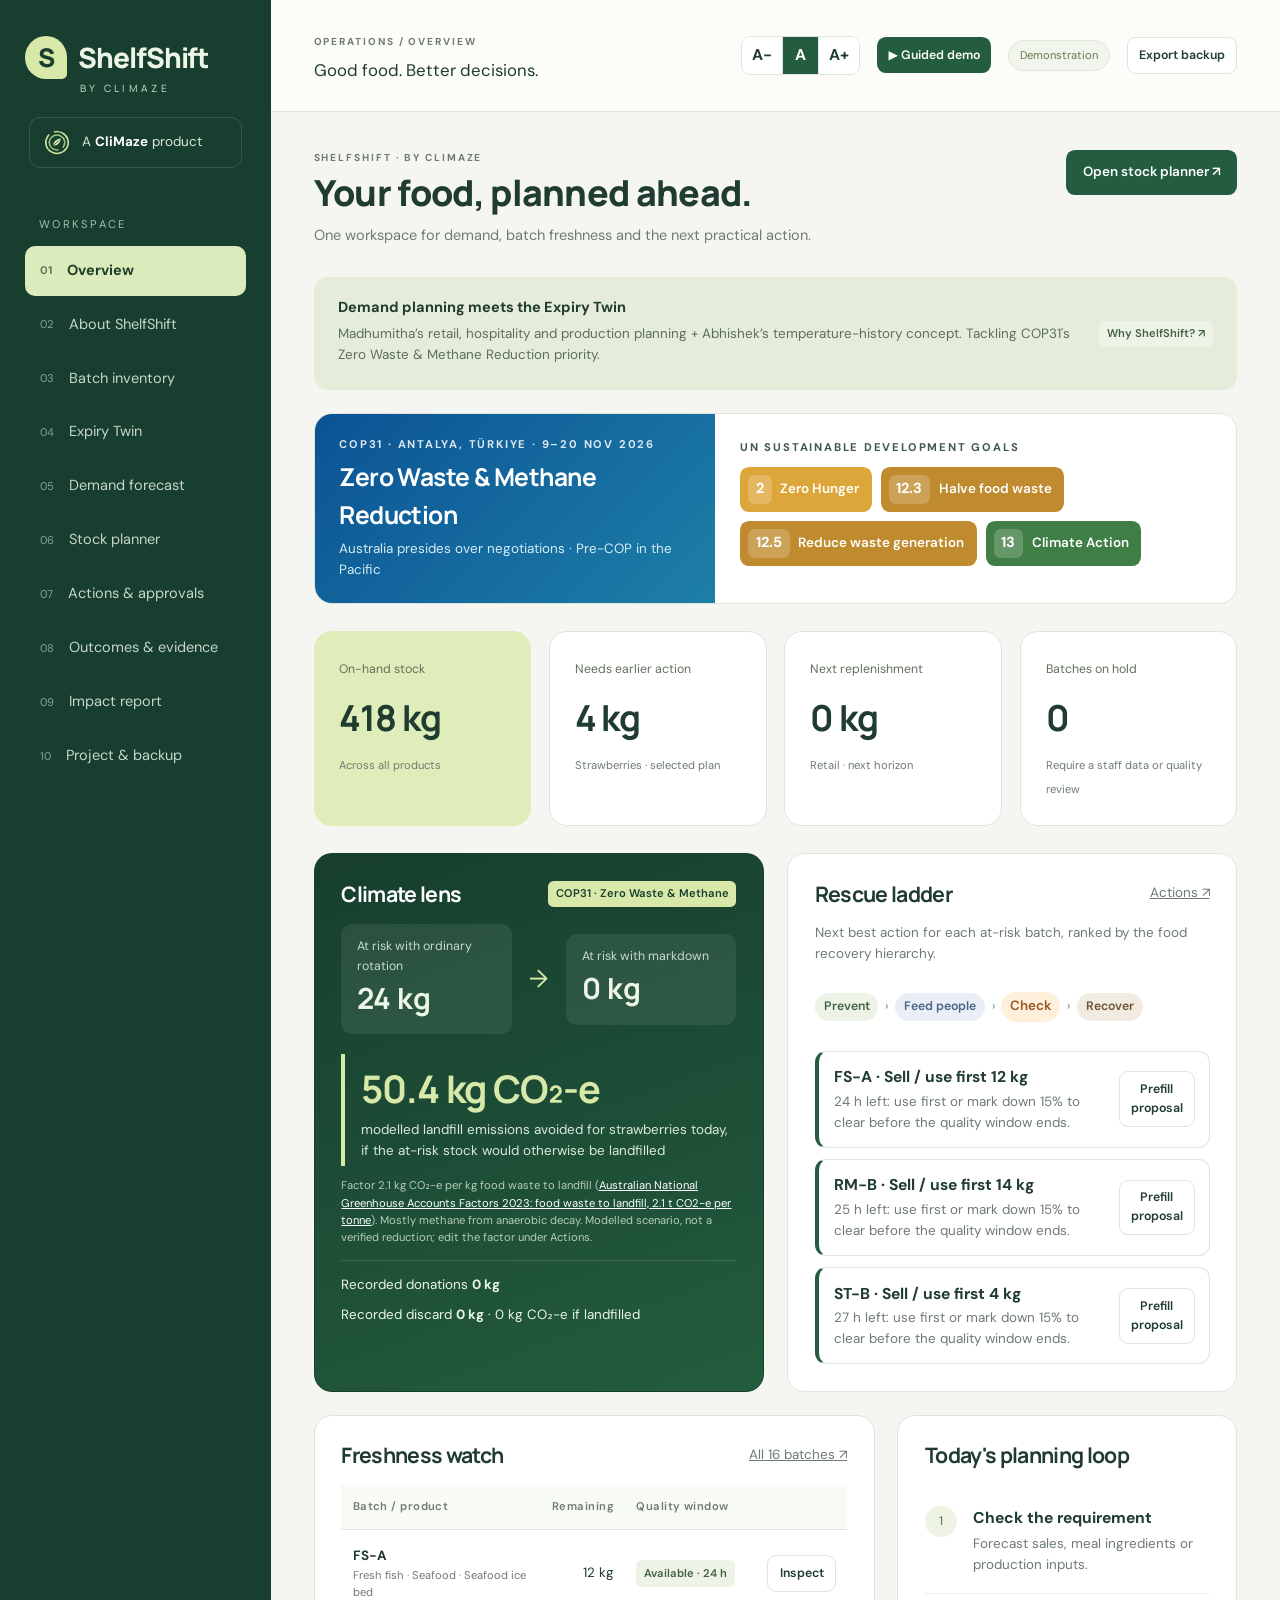
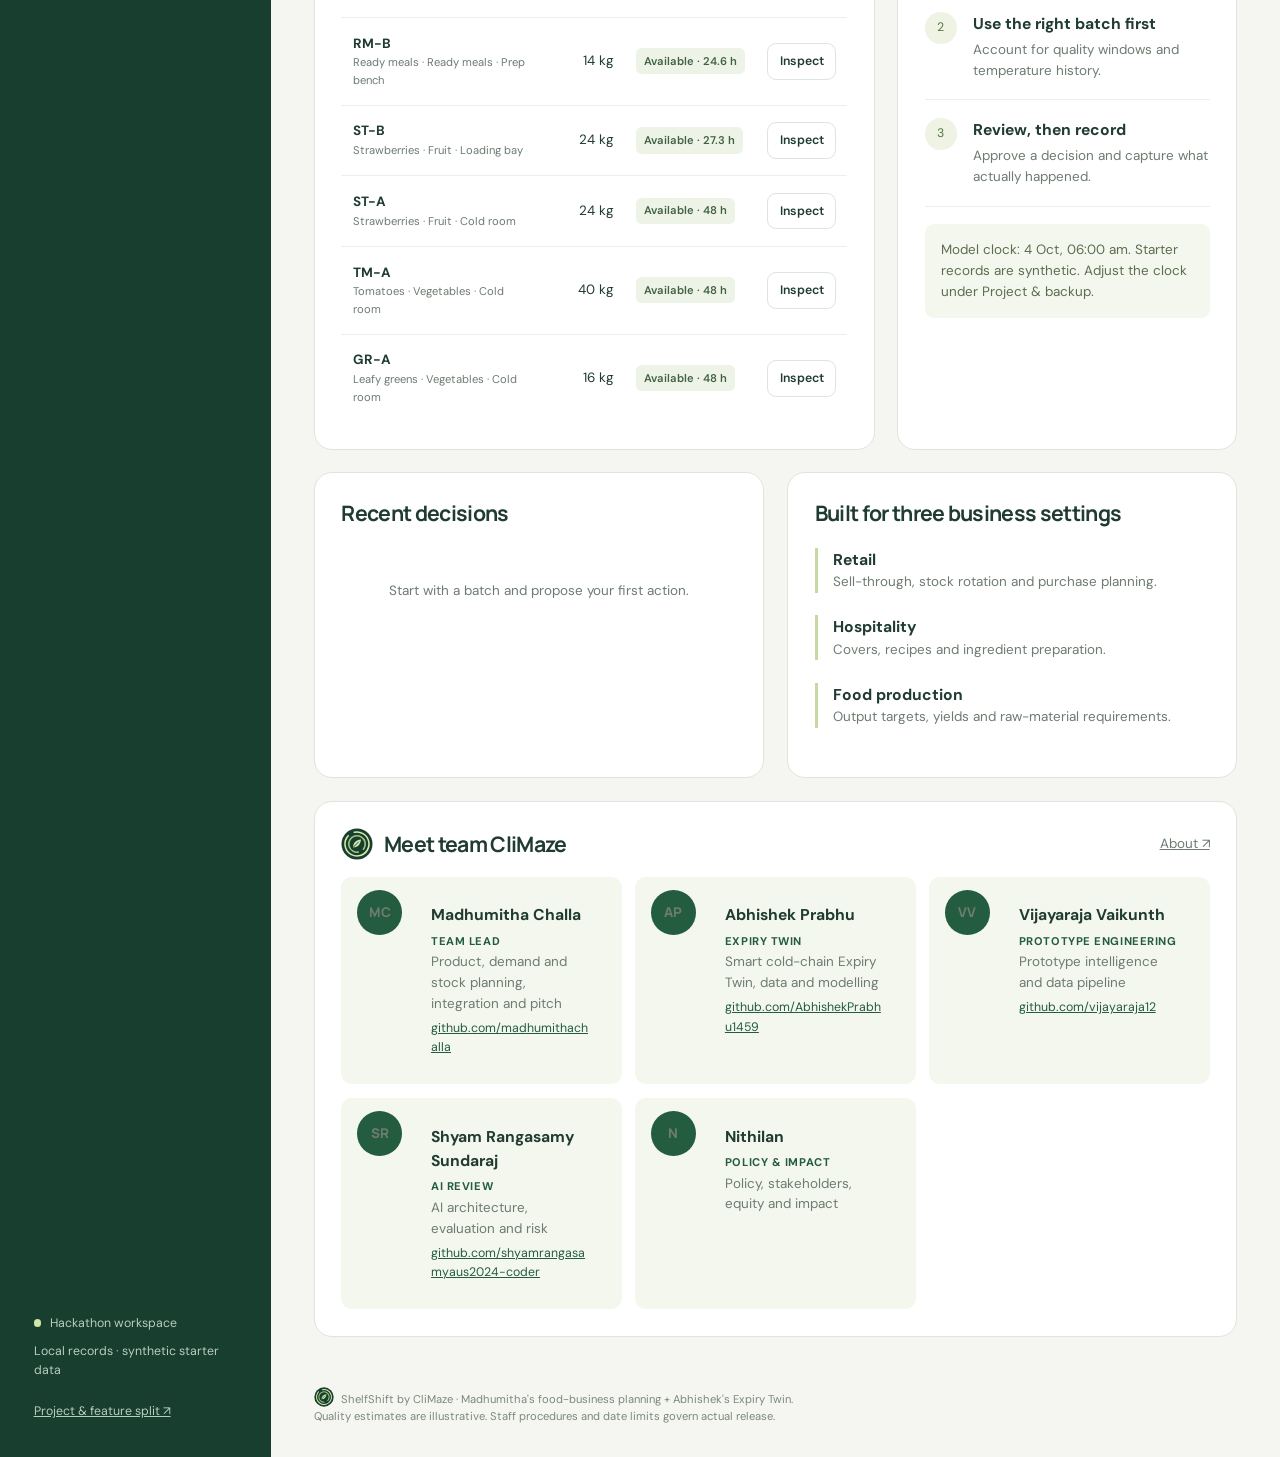
<file: climaze/index.html>
<!doctype html><html lang="en"><head><meta charset="utf-8"><meta name="viewport" content="width=device-width,initial-scale=1"><meta name="description" content="ShelfShift by CliMaze prevents food waste and methane by combining demand planning with a temperature-history Expiry Twin for every batch."><link rel="icon" href="data:image/svg+xml,%3Csvg xmlns=%27http://www.w3.org/2000/svg%27 viewBox=%270 0 32 32%27%3E%3Cpath d=%27M16 2a14 14 0 1 0 14 14V2z%27 fill=%27%23d7e8a9%27/%3E%3Ctext x=%2716%27 y=%2722%27 font-family=%27Arial%27 font-weight=%27800%27 font-size=%2717%27 text-anchor=%27middle%27 fill=%27%23193d2f%27%3ES%3C/text%3E%3C/svg%3E"><title>ShelfShift by CliMaze</title><link rel="stylesheet" href="styles.css"></head><body><div class="shell"><aside><a class="brand" href="#overview"><span class="brandmark">S</span>ShelfShift<span class="brand-sub">BY CLIMAZE</span></a><a class="by-climaze" href="#about"><img src="climaze-logo.svg" alt="" width="26" height="26"><span>A <b>CliMaze</b> product</span></a><div class="nav-label">WORKSPACE</div><nav id="nav" aria-label="Main navigation"></nav><div class="sidebar-note"><span class="dot"></span> Hackathon workspace<p>Local records · synthetic starter data</p><a href="#handover">Project &amp; feature split ↗</a></div></aside><div class="body"><header class="top"><div><span class="eyebrow">OPERATIONS / <span id="breadcrumb">OVERVIEW</span></span><div class="top-title">Good food. Better decisions.</div></div><div class="top-actions"><div id="text-size" class="text-size" role="group" aria-label="Text size"><button type="button" data-size="1" aria-label="Smaller text">A−</button><button type="button" data-size="1.12" aria-label="Default text size">A</button><button type="button" data-size="1.25" aria-label="Larger text">A+</button></div><button id="tour-start" class="primary small">▶ Guided demo</button><span class="demo-pill">Demonstration</span><button id="backup-top" class="secondary small">Export backup</button></div></header><main id="main"></main><footer><img src="climaze-logo.svg" alt="CliMaze" width="18" height="18" class="foot-logo"> ShelfShift by CliMaze · Madhumitha's food-business planning + Abhishek's Expiry Twin.<br>Quality estimates are illustrative. Staff procedures and date limits govern actual release.</footer></div></div><div id="tour" class="tour" role="region" aria-live="polite" aria-label="Guided demo" hidden></div><div id="toast" role="status" aria-live="polite"></div><script type="module" src="app.js"></script></body></html>
</file>
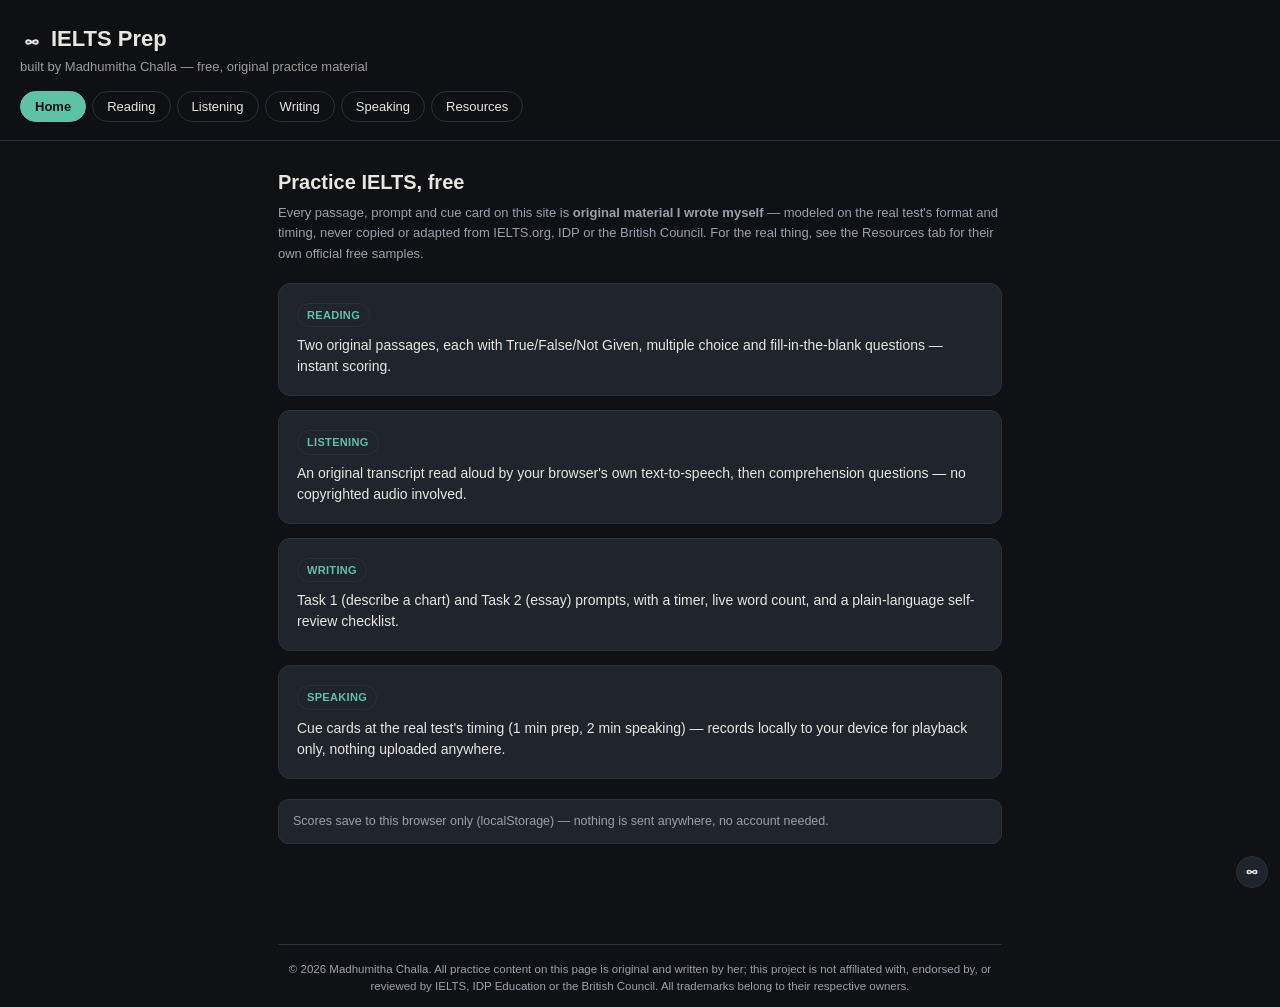
<file: ielts-prep/index.html>
<!doctype html>
<html lang="en">
<head>
<meta charset="utf-8">
<meta name="viewport" content="width=device-width,initial-scale=1">
<title>IELTS Prep, by Madhumitha Challa</title>
<meta name="description" content="Free, original IELTS-style practice — Reading, Writing, Speaking and Listening — built by Madhumitha Challa. Not affiliated with IELTS, IDP or the British Council.">
<style>
  :root{
    --bg:#0f1115; --panel:#1a1d24; --panel2:#20242d; --line:#2b303b;
    --ink:#e8e6df; --sub:#9aa0ac; --accent:#5ec2a6; --accent2:#e0a95e;
    --bad:#e0685e; --good:#5ec2a6; --radius:12px;
    font-family:-apple-system,BlinkMacSystemFont,"Segoe UI",Roboto,Helvetica,Arial,sans-serif;
  }
  *{box-sizing:border-box}
  body{margin:0;background:var(--bg);color:var(--ink);line-height:1.5}
  header{padding:22px 20px 16px;border-bottom:1px solid var(--line);position:sticky;top:0;background:rgba(15,17,21,.95);backdrop-filter:blur(6px);z-index:5}
  header h1{margin:0;font-size:22px}
  header h1 small{display:block;font-size:13px;font-weight:400;opacity:.65;margin-top:2px}
  nav{display:flex;gap:6px;overflow-x:auto;margin-top:14px;padding-bottom:2px}
  nav button{flex:0 0 auto;background:transparent;border:1px solid var(--line);color:var(--ink);padding:7px 14px;border-radius:999px;font-size:13px;cursor:pointer}
  nav button.active{background:var(--accent);color:#07140f;border-color:var(--accent);font-weight:700}
  main{max-width:760px;margin:0 auto;padding:22px 18px 70px}
  h2{font-size:20px;margin:4px 0 6px}
  .sub{color:var(--sub);font-size:13px;margin:0 0 18px;line-height:1.6}
  .card{background:var(--panel);border:1px solid var(--line);border-radius:var(--radius);padding:18px;margin-bottom:14px}
  .card.soft{background:var(--panel2)}
  .note{background:var(--panel2);border:1px solid var(--line);border-radius:10px;padding:12px 14px;font-size:12.5px;color:var(--sub)}
  .pill{display:inline-block;font-size:11px;font-weight:700;letter-spacing:.03em;text-transform:uppercase;padding:3px 9px;border-radius:999px;background:var(--panel2);color:var(--accent);border:1px solid var(--line)}
  .bar{display:flex;gap:10px;flex-wrap:wrap;margin-top:14px}
  .btn{background:var(--accent);color:#07140f;border:none;padding:10px 16px;border-radius:9px;font-weight:700;font-size:14px;cursor:pointer}
  .btn:disabled{opacity:.4;cursor:default}
  .ghost{background:transparent;border:1px solid var(--line);color:var(--ink);padding:9px 15px;border-radius:9px;font-size:14px;cursor:pointer}
  .ghost.sm{padding:5px 11px;font-size:12px}
  .q{margin:16px 0;padding-top:14px;border-top:1px solid var(--line)}
  .q:first-child{border-top:none;padding-top:0}
  .q p.stem{margin:0 0 8px;font-weight:600}
  label.opt{display:flex;gap:8px;align-items:flex-start;font-size:14px;margin:6px 0;cursor:pointer}
  label.opt input{margin-top:3px}
  input[type="text"],textarea,select{width:100%;border:1px solid var(--line);background:var(--bg);color:var(--ink);border-radius:8px;padding:9px 10px;font-size:14px;font-family:inherit}
  textarea{resize:vertical;min-height:140px}
  .result{font-size:13px;margin-top:6px}
  .result.correct{color:var(--good)}
  .result.wrong{color:var(--bad)}
  .score{font-size:15px;font-weight:700;margin-top:4px}
  .timer{font-variant-numeric:tabular-nums;font-weight:700;font-size:28px}
  .passage{white-space:pre-line;font-size:14.5px;background:var(--panel2);border-radius:10px;padding:14px;margin-bottom:14px;max-height:280px;overflow-y:auto}
  .footerline{font-size:11.5px;color:var(--sub);margin-top:30px;text-align:center;padding-top:16px;border-top:1px solid var(--line)}
  a{color:var(--accent)}
  .toast{position:fixed;bottom:18px;left:50%;transform:translateX(-50%);background:var(--panel2);border:1px solid var(--line);padding:10px 16px;border-radius:10px;font-size:13px;opacity:0;pointer-events:none;transition:opacity .2s}
  .toast.show{opacity:1}
  .wc{font-size:12px;color:var(--sub)}
  ul.checklist{list-style:none;margin:10px 0 0;padding:0;font-size:13px}
  ul.checklist li{display:flex;gap:8px;align-items:flex-start;margin:6px 0}
  ul.checklist input{margin-top:3px}
  audio{width:100%;margin-top:8px}
  .brand-badge{position:fixed;right:12px;bottom:12px;z-index:4;color:var(--muted);display:flex;align-items:center;justify-content:center;width:32px;height:32px;border:1px solid var(--line);border-radius:50%;background:var(--panel2)}
</style>
</head>
<body>
<header>
  <h1><a href="https://madhumithachalla.github.io/" aria-label="Madhumitha Challa — portfolio" style="color:inherit;display:inline-flex;align-items:center;text-decoration:none;margin-right:7px;vertical-align:-2px"><svg viewBox="0 0 200 100" width="24" height="12" aria-hidden="true"><path d="M100,50 C122,30 148,30 148,50 C148,70 122,70 100,50 C78,70 52,70 52,50 C52,30 78,30 100,50 Z" fill="none" stroke="currentColor" stroke-width="16" stroke-linecap="round" stroke-linejoin="round"/></svg></a>IELTS Prep<small>built by Madhumitha Challa &mdash; free, original practice material</small></h1>
  <nav id="nav"></nav>
</header>
<main id="main"></main>
<a class="brand-badge" href="https://madhumithachalla.github.io/" aria-label="Madhumitha Challa — portfolio" title="Madhumitha Challa — portfolio"><svg viewBox="0 0 200 100" width="20" height="10" aria-hidden="true"><path d="M100,50 C122,30 148,30 148,50 C148,70 122,70 100,50 C78,70 52,70 52,50 C52,30 78,30 100,50 Z" fill="none" stroke="currentColor" stroke-width="16" stroke-linecap="round" stroke-linejoin="round"/></svg></a>
<div class="toast" id="toast"></div>

<script>
const $=s=>document.querySelector(s);
const $$=s=>[...document.querySelectorAll(s)];
let toastTimer=null;
function toast(msg){const t=$("#toast");t.textContent=msg;t.classList.add("show");clearTimeout(toastTimer);toastTimer=setTimeout(()=>t.classList.remove("show"),2400)}
function lsGet(k){try{return JSON.parse(localStorage.getItem(k))}catch(e){return null}}
function lsSet(k,v){try{localStorage.setItem(k,JSON.stringify(v))}catch(e){}}

let tab=lsGet("ielts-tab")||"home";
const TABS=[["home","Home"],["reading","Reading"],["listening","Listening"],["writing","Writing"],["speaking","Speaking"],["resources","Resources"]];

function renderNav(){
  $("#nav").innerHTML=TABS.map(([id,label])=>`<button data-t="${id}" class="${tab===id?"active":""}">${label}</button>`).join("");
  $$("#nav button").forEach(b=>b.onclick=()=>{tab=b.dataset.t;lsSet("ielts-tab",tab);render()});
}

/* ---------- Home ---------- */
function home(){
  const scores=lsGet("ielts-scores")||[];
  $("#main").innerHTML=`
    <h2>Practice IELTS, free</h2>
    <p class="sub">Every passage, prompt and cue card on this site is <b>original material I wrote myself</b> &mdash; modeled on the real test's format and timing, never copied or adapted from IELTS.org, IDP or the British Council. For the real thing, see the Resources tab for their own official free samples.</p>
    <div class="card soft">
      <div class="pill">Reading</div>
      <p style="margin:8px 0 0;font-size:14px">Two original passages, each with True/False/Not Given, multiple choice and fill-in-the-blank questions &mdash; instant scoring.</p>
    </div>
    <div class="card soft">
      <div class="pill">Listening</div>
      <p style="margin:8px 0 0;font-size:14px">An original transcript read aloud by your browser's own text-to-speech, then comprehension questions &mdash; no copyrighted audio involved.</p>
    </div>
    <div class="card soft">
      <div class="pill">Writing</div>
      <p style="margin:8px 0 0;font-size:14px">Task 1 (describe a chart) and Task 2 (essay) prompts, with a timer, live word count, and a plain-language self-review checklist.</p>
    </div>
    <div class="card soft">
      <div class="pill">Speaking</div>
      <p style="margin:8px 0 0;font-size:14px">Cue cards at the real test's timing (1 min prep, 2 min speaking) &mdash; records locally to your device for playback only, nothing uploaded anywhere.</p>
    </div>
    ${scores.length?`<h3 style="margin:22px 0 8px;font-size:15px">Your recent scores</h3>${scores.slice(-6).reverse().map(s=>`<div class="note" style="margin-bottom:6px">${s.section} &middot; ${s.label} &mdash; <b>${s.score}</b> &middot; ${new Date(s.at).toLocaleDateString()}</div>`).join("")}`:""}
    <div class="note" style="margin-top:20px">Scores save to this browser only (localStorage) &mdash; nothing is sent anywhere, no account needed.</div>
  `;
}

/* ---------- Reading ---------- */
const READING_PASSAGES=[
{
  title:"Passage 1 &mdash; The Quiet Spread of Urban Beekeeping",
  text:`Over the past decade, a growing number of city dwellers have taken up beekeeping on rooftops, balconies and in small community gardens. What began as a niche hobby among environmentally conscious residents has, in several major cities, become a recognised part of local food and biodiversity policy.

Proponents argue that urban beekeeping offers several advantages over rural apiaries. Cities are often warmer than surrounding countryside, giving bees a longer active season. Urban green spaces, including parks and private gardens, frequently host a wider variety of flowering plants than large-scale monoculture farmland, which can mean a more varied diet for the bees and, in turn, a more complex honey flavour.

However, the trend has not been without controversy. Some ecologists warn that a sudden concentration of managed honeybee colonies in a small area can place competitive pressure on wild, native pollinator species, such as solitary bees and bumblebees, which do not have beekeepers advocating on their behalf. Unlike honeybees, many native species are solitary, do not produce surplus honey, and are already in decline due to habitat loss — a trend that an influx of honeybees competing for the same limited flowers could make worse rather than better.

City authorities have responded in different ways. Some have introduced hive registration schemes and caps on the number of hives permitted per hectare, partly to manage this competitive pressure and partly for public safety reasons. Others have taken the opposite approach, actively subsidising rooftop hives as part of broader "green roof" initiatives intended to improve building insulation and reduce stormwater runoff, with pollination treated as a welcome side effect rather than the primary goal.

What is widely agreed upon, even among critics of the trend, is that the popularity of urban beekeeping has raised public awareness of pollinator decline in general — including among people who will never keep a hive themselves but who have, as a result, become more supportive of planting pollinator-friendly gardens and reducing pesticide use in public spaces.`,
  questions:[
    {type:"tfng", stem:"Urban beekeeping has become part of official policy in some cities.", answer:"true"},
    {type:"tfng", stem:"All ecologists agree that urban beekeeping benefits native pollinator species.", answer:"false"},
    {type:"tfng", stem:"The passage states that solitary bees produce less honey than honeybees do.", answer:"notgiven"},
    {type:"mc", stem:"According to the passage, why might city-grown honey have a more complex flavour?", options:["Cities are colder than the countryside","Urban green spaces often have a wider variety of flowering plants","Honeybees in cities live longer","Urban hives are larger than rural ones"], answer:1},
    {type:"mc", stem:"Why have some cities introduced caps on the number of hives per hectare?", options:["To increase honey production","To reduce the cost of beekeeping licences","Partly to manage competitive pressure on wild pollinators","To encourage more rooftop gardens"], answer:2},
    {type:"fill", stem:"Even critics agree the trend has raised public ______ of pollinator decline.", answer:"awareness"}
  ]
},
{
  title:"Passage 2 &mdash; The Return of the Night Train",
  text:`For much of the late twentieth century, overnight train travel across Europe was in steady decline, squeezed out by the rise of low-cost short-haul flights and high-speed daytime rail. By the early 2010s, many long-standing overnight routes connecting major capitals had been discontinued entirely, their rolling stock scrapped or sold off to operators in other regions.

In the past few years, however, several national rail operators have reintroduced overnight services, and some have ordered newly built sleeper carriages for the first time in decades. Industry analysts point to a combination of factors behind this reversal. Rising environmental awareness has made travellers, particularly younger ones, more willing to accept a longer journey time in exchange for a substantially smaller carbon footprint compared with flying the same route. At the same time, some governments have introduced taxes or restrictions on short-haul domestic flights where a reasonable rail alternative exists, altering the economics in rail's favour.

Operators have also had to rethink what passengers expect from an overnight journey. Older sleeper services were often associated with ageing carriages, shared compartments and limited privacy. New services increasingly offer solo pods with reading lights and charging points, pre-booked meals, and, on some routes, private shower facilities — features designed to appeal to business travellers as much as backpackers, a market the old overnight trains rarely tried to capture.

Not every attempt has succeeded commercially. Several routes reinstated in the early 2020s were later suspended again after passenger numbers failed to cover operating costs, particularly on journeys where competing daytime high-speed rail already offered a fast, direct alternative. This suggests that the revival is strongest specifically on routes where no fast daytime alternative exists, rather than being a universal rebound for overnight rail as a mode of transport.`,
  questions:[
    {type:"tfng", stem:"Overnight train services declined in the late twentieth century partly due to competition from cheap flights.", answer:"true"},
    {type:"tfng", stem:"Every overnight route reinstated since 2020 has been commercially successful.", answer:"false"},
    {type:"tfng", stem:"The passage states the exact number of new sleeper routes launched since 2020.", answer:"notgiven"},
    {type:"mc", stem:"What does the passage suggest changed passengers' willingness to accept longer journeys?", options:["Lower ticket prices than flying","Greater environmental awareness","Government subsidies for sleeper trains","Faster overnight travel speeds"], answer:1},
    {type:"mc", stem:"According to the passage, new sleeper services target which group that older services did not?", options:["Backpackers","Business travellers","Daytime commuters","Airline passengers"], answer:1},
    {type:"fill", stem:"The revival appears strongest on routes where no fast daytime ______ exists.", answer:"alternative"}
  ]
}];

function scoreKey(secIdx){return "ielts-reading-"+secIdx}

function reading(){
  const pIdx = lsGet("ielts-reading-idx")||0;
  const p = READING_PASSAGES[pIdx];
  $("#main").innerHTML=`
    <h2>Reading</h2>
    <p class="sub">Original passage. Read it, then answer the questions below. These are practice formats (True/False/Not Given, multiple choice, fill-in-the-blank) &mdash; the same formats the real test uses, with content I wrote myself.</p>
    <div class="bar" style="margin-bottom:14px">
      ${READING_PASSAGES.map((pp,i)=>`<button class="ghost sm" data-pi="${i}" style="${i===pIdx?'background:var(--accent);color:#07140f;border-color:var(--accent);font-weight:700':''}">Passage ${i+1}</button>`).join("")}
    </div>
    <div class="card">
      <h3 style="margin-top:0">${p.title}</h3>
      <div class="passage">${p.text}</div>
      <form id="rform">
        ${p.questions.map((q,i)=>renderQ(q,i)).join("")}
        <div class="bar"><button class="btn" type="submit">Check answers</button></div>
        <div id="rresult"></div>
      </form>
    </div>
  `;
  $$("#main [data-pi]").forEach(b=>b.onclick=()=>{lsSet("ielts-reading-idx",+b.dataset.pi);reading()});
  $("#rform").onsubmit=e=>{
    e.preventDefault();
    let correct=0;
    p.questions.forEach((q,i)=>{
      const el=$("#rresult_"+i);
      const given=answerFor(q,i);
      const ok=isCorrect(q,given);
      if(ok)correct++;
      el.textContent=ok?"Correct":`Not quite — correct answer: ${displayAnswer(q)}`;
      el.className="result "+(ok?"correct":"wrong");
    });
    const pct=Math.round(100*correct/p.questions.length);
    $("#rresult").insertAdjacentHTML("afterend",`<p class="score">Score: ${correct}/${p.questions.length} (${pct}%)</p>`);
    const scores=lsGet("ielts-scores")||[];
    scores.push({section:"Reading",label:p.title.replace(/&mdash;.*/,"").trim(),score:`${correct}/${p.questions.length}`,at:Date.now()});
    lsSet("ielts-scores",scores);
    toast("Score saved to this browser");
  };
}
function renderQ(q,i){
  if(q.type==="tfng"){
    return `<div class="q"><p class="stem">${i+1}. ${q.stem}</p>
      ${["true","false","notgiven"].map(v=>`<label class="opt"><input type="radio" name="q${i}" value="${v}">${v==="notgiven"?"Not Given":v[0].toUpperCase()+v.slice(1)}</label>`).join("")}
      <div class="result" id="rresult_${i}"></div></div>`;
  }
  if(q.type==="mc"){
    return `<div class="q"><p class="stem">${i+1}. ${q.stem}</p>
      ${q.options.map((o,oi)=>`<label class="opt"><input type="radio" name="q${i}" value="${oi}">${o}</label>`).join("")}
      <div class="result" id="rresult_${i}"></div></div>`;
  }
  return `<div class="q"><p class="stem">${i+1}. ${q.stem}</p>
    <input type="text" name="q${i}" placeholder="Type one word">
    <div class="result" id="rresult_${i}"></div></div>`;
}
function answerFor(q,i){
  if(q.type==="fill")return ($(`[name="q${i}"]`)?.value||"").trim().toLowerCase();
  const el=document.querySelector(`[name="q${i}"]:checked`);
  return el?el.value:null;
}
function isCorrect(q,given){
  if(given===null||given==="")return false;
  if(q.type==="mc")return +given===q.answer;
  if(q.type==="fill")return given===q.answer.toLowerCase();
  return given===q.answer;
}
function displayAnswer(q){
  if(q.type==="mc")return q.options[q.answer];
  if(q.type==="tfng")return q.answer==="notgiven"?"Not Given":q.answer[0].toUpperCase()+q.answer.slice(1);
  return q.answer;
}

/* ---------- Listening ---------- */
const LISTENING=[{
  title:"A campus library orientation",
  transcript:`Good morning, everyone, and welcome to the library orientation session. My name is Mr. Ahern, and I'm one of the student services librarians here. Before we start the tour, let me give you a few key details.

The main library building is open from seven in the morning until midnight during term time, but on weekends it closes earlier, at nine in the evening. If you need twenty-four hour access, there's a smaller study space on the second floor of the Hendricks building that stays open around the clock, but it doesn't hold any physical books — it's just desks and power outlets.

Borrowing works differently depending on your enrollment type. Undergraduate students can borrow up to eight items at once, for a period of three weeks, with one renewal allowed if nobody else has requested the item. Postgraduate students get a higher limit of fifteen items, for four weeks at a time.

If you need a book that's already checked out, you can place a hold through the online catalogue, and you'll get an email notification within two working days once it's ready for collection. Please note that the collection point is not at the main desk — it's a separate shelf near the east entrance, labelled "Holds."

Finally, printing costs ten cents per black-and-white page and forty cents per colour page, and you can top up your printing account using the machine near the café on the ground floor.`,
  questions:[
    {stem:"What time does the library close on weekends during term time?", answer:"9pm", alt:["nine pm","nine","21:00","9:00pm","9 pm"]},
    {stem:"How many items can an undergraduate student borrow at once?", answer:"8", alt:["eight"]},
    {stem:"Where is the collection point for items placed on hold?", answer:"near the east entrance", alt:["east entrance","shelf near the east entrance"]},
    {stem:"How much does one colour printed page cost?", answer:"40 cents", alt:["forty cents","0.40","$0.40","40c"]}
  ]
}];

function listening(){
  const l=LISTENING[0];
  $("#main").innerHTML=`
    <h2>Listening</h2>
    <p class="sub">An original transcript, read aloud by your browser's built-in text-to-speech (no recorded audio, nothing copyrighted). Press play, listen once or twice, then answer from memory.</p>
    <div class="card">
      <h3 style="margin-top:0">${l.title}</h3>
      <div class="bar">
        <button class="btn" id="lplay">▶ Play</button>
        <button class="ghost" id="lstop">Stop</button>
        <button class="ghost" id="ltranscript">Show transcript</button>
      </div>
      <div class="passage" id="ltext" style="display:none;margin-top:14px">${l.transcript}</div>
      <form id="lform" style="margin-top:16px">
        ${l.questions.map((q,i)=>`<div class="q"><p class="stem">${i+1}. ${q.stem}</p><input type="text" name="lq${i}" placeholder="Your answer"><div class="result" id="lresult_${i}"></div></div>`).join("")}
        <div class="bar"><button class="btn" type="submit">Check answers</button></div>
        <div id="lscore"></div>
      </form>
    </div>
    <div class="note">Text-to-speech voice and quality depends on your browser/device &mdash; if it sounds odd, "Show transcript" lets you read it instead.</div>
  `;
  let utter=null;
  $("#lplay").onclick=()=>{
    if(!("speechSynthesis" in window)){toast("Speech synthesis isn't supported in this browser — try Show transcript instead.");return}
    window.speechSynthesis.cancel();
    utter=new SpeechSynthesisUtterance(l.transcript);
    utter.rate=0.95;
    window.speechSynthesis.speak(utter);
  };
  $("#lstop").onclick=()=>window.speechSynthesis && window.speechSynthesis.cancel();
  $("#ltranscript").onclick=()=>{const t=$("#ltext");t.style.display=t.style.display==="none"?"block":"none"};
  $("#lform").onsubmit=e=>{
    e.preventDefault();
    let correct=0;
    l.questions.forEach((q,i)=>{
      const given=($(`[name="lq${i}"]`).value||"").trim().toLowerCase();
      const ok=given===q.answer.toLowerCase()||(q.alt||[]).some(a=>a.toLowerCase()===given);
      if(ok)correct++;
      $("#lresult_"+i).textContent=ok?"Correct":`Not quite — accepted answer: ${q.answer}`;
      $("#lresult_"+i).className="result "+(ok?"correct":"wrong");
    });
    $("#lscore").innerHTML=`<p class="score">Score: ${correct}/${l.questions.length}</p>`;
    const scores=lsGet("ielts-scores")||[];
    scores.push({section:"Listening",label:l.title,score:`${correct}/${l.questions.length}`,at:Date.now()});
    lsSet("ielts-scores",scores);
    toast("Score saved to this browser");
  };
}

/* ---------- Writing ---------- */
const WRITING_PROMPTS={
  task1:[
    "The chart below shows the percentage of households in three countries with access to high-speed internet between 2000 and 2020. Summarise the information by selecting and reporting the main features, and make comparisons where relevant. Write at least 150 words.",
    "The diagram below shows the process of how recycled paper is produced from used paper. Summarise the information by describing the main stages of the process. Write at least 150 words."
  ],
  task2:[
    "Some people believe that university education should be free for all students, while others think students should pay for at least part of the cost. Discuss both views and give your own opinion. Write at least 250 words.",
    "In many countries, more people are choosing to live alone than in the past. What do you think are the causes of this trend, and what effects does it have on society? Write at least 250 words."
  ]
};
function writing(){
  const t1 = lsGet("ielts-w-t1idx")||0, t2 = lsGet("ielts-w-t2idx")||0;
  $("#main").innerHTML=`
    <h2>Writing</h2>
    <p class="sub">Original prompts in the same two-task format as the real test. Write directly below &mdash; nothing is uploaded, this is for your own practice and self-review.</p>
    <div class="card">
      <div class="bar" style="margin-bottom:10px"><span class="pill">Task 1 &middot; aim for 20 min</span>
        <button class="ghost sm" id="t1next">Different prompt</button></div>
      <p style="font-size:14px">${WRITING_PROMPTS.task1[t1]}</p>
      <textarea id="t1text" placeholder="Write your Task 1 response here…"></textarea>
      <div class="wc" id="t1wc">0 words</div>
    </div>
    <div class="card">
      <div class="bar" style="margin-bottom:10px"><span class="pill">Task 2 &middot; aim for 40 min</span>
        <button class="ghost sm" id="t2next">Different prompt</button></div>
      <p style="font-size:14px">${WRITING_PROMPTS.task2[t2]}</p>
      <textarea id="t2text" placeholder="Write your Task 2 response here…"></textarea>
      <div class="wc" id="t2wc">0 words</div>
    </div>
    <div class="card soft">
      <h3 style="margin-top:0;font-size:15px">Self-review checklist</h3>
      <ul class="checklist">
        <li><input type="checkbox">Did I fully answer every part of the question?</li>
        <li><input type="checkbox">Is there a clear structure (intro, body paragraphs, conclusion for Task 2)?</li>
        <li><input type="checkbox">Did I use a range of vocabulary, not repeating the same words?</li>
        <li><input type="checkbox">Are my sentences a mix of simple and complex structures?</li>
        <li><input type="checkbox">Did I check grammar and spelling?</li>
        <li><input type="checkbox">Did I meet the minimum word count?</li>
      </ul>
    </div>
  `;
  const wc=(ta,out)=>{const n=(ta.value.trim().match(/\S+/g)||[]).length;out.textContent=n+" words"};
  $("#t1text").oninput=()=>wc($("#t1text"),$("#t1wc"));
  $("#t2text").oninput=()=>wc($("#t2text"),$("#t2wc"));
  $("#t1next").onclick=()=>{lsSet("ielts-w-t1idx",(t1+1)%WRITING_PROMPTS.task1.length);writing()};
  $("#t2next").onclick=()=>{lsSet("ielts-w-t2idx",(t2+1)%WRITING_PROMPTS.task2.length);writing()};
}

/* ---------- Speaking ---------- */
const CUE_CARDS=[
  "Describe a skill you taught yourself. You should say: what the skill is, how you learned it, how long it took, and explain why you decided to learn it.",
  "Describe a place you visited that you found peaceful. You should say: where it was, when you went there, what you did there, and explain why you found it peaceful.",
  "Describe a decision that was difficult to make. You should say: what the decision was, when you made it, what the alternatives were, and explain why it was difficult."
];
function speaking(){
  const idx=lsGet("ielts-s-idx")||0;
  $("#main").innerHTML=`
    <h2>Speaking &mdash; Part 2</h2>
    <p class="sub">Original cue card, real test timing: 1 minute to prepare, then speak for up to 2 minutes. Recording stays on this device for your own playback &mdash; nothing is uploaded.</p>
    <div class="card">
      <div class="bar" style="margin-bottom:10px"><span class="pill">Cue card</span><button class="ghost sm" id="snext">Different card</button></div>
      <p style="font-size:14.5px">${CUE_CARDS[idx]}</p>
      <div class="bar" style="align-items:center;gap:18px;margin-top:16px">
        <div class="timer" id="stimer">1:00</div>
        <button class="btn" id="sstart">Start preparation</button>
        <button class="ghost" id="sreset" style="display:none">Reset</button>
      </div>
      <div id="srecordWrap" style="display:none;margin-top:14px">
        <div class="bar">
          <button class="btn" id="srec">● Record</button>
          <button class="ghost" id="sstop" style="display:none">■ Stop</button>
        </div>
        <audio id="splayback" controls style="display:none"></audio>
      </div>
      <div class="note" id="smicnote" style="margin-top:12px">Recording needs mic permission from your browser — if it's blocked, you can still use the timer and just speak out loud without saving a recording.</div>
    </div>
  `;
  $("#snext").onclick=()=>{lsSet("ielts-s-idx",(idx+1)%CUE_CARDS.length);speaking()};
  let phase="prep", remaining=60, timerInt=null, stream=null, recorder=null, chunks=[];
  const timerEl=$("#stimer");
  function tick(){
    remaining--;
    const m=Math.floor(remaining/60), s=remaining%60;
    timerEl.textContent=`${m}:${String(s).padStart(2,"0")}`;
    if(remaining<=0){
      clearInterval(timerInt);
      if(phase==="prep"){
        phase="speak"; remaining=120;
        toast("Prep over — start speaking");
        $("#srecordWrap").style.display="block";
        timerInt=setInterval(tick,1000);
      } else {
        toast("Time's up");
        if(recorder && recorder.state==="recording")recorder.stop();
      }
    }
  }
  $("#sstart").onclick=()=>{
    $("#sstart").disabled=true;
    $("#sreset").style.display="inline-block";
    phase="prep"; remaining=60;
    timerInt=setInterval(tick,1000);
  };
  $("#sreset").onclick=()=>speaking();
  $("#srec").onclick=async ()=>{
    try{
      stream=await navigator.mediaDevices.getUserMedia({audio:true});
      recorder=new MediaRecorder(stream);
      chunks=[];
      recorder.ondataavailable=e=>chunks.push(e.data);
      recorder.onstop=()=>{
        const blob=new Blob(chunks,{type:"audio/webm"});
        const url=URL.createObjectURL(blob);
        const pb=$("#splayback"); pb.src=url; pb.style.display="block";
        stream.getTracks().forEach(t=>t.stop());
      };
      recorder.start();
      $("#srec").style.display="none"; $("#sstop").style.display="inline-block";
    }catch(e){ $("#smicnote").textContent="Mic access was blocked or unavailable — you can still practice out loud using just the timer."; }
  };
  $("#sstop").onclick=()=>{ if(recorder)recorder.stop(); $("#sstop").style.display="none"; $("#srec").style.display="inline-block"; };
}

/* ---------- Resources ---------- */
function resources(){
  $("#main").innerHTML=`
    <h2>Official &amp; free resources</h2>
    <p class="sub">For the real test experience, go straight to the organisations that actually run it. These links point to their own published free material — nothing on this page is copied from them.</p>
    <div class="card"><h3 style="margin-top:0;font-size:16px">IELTS.org</h3>
      <p style="font-size:14px">The official test body's own site, with free sample test questions for all four sections.</p>
      <a href="https://ielts.org" target="_blank" rel="noopener">ielts.org ↗</a></div>
    <div class="card"><h3 style="margin-top:0;font-size:16px">IDP IELTS</h3>
      <p style="font-size:14px">One of the official test delivery partners, with free practice tests and test-day booking.</p>
      <a href="https://ielts.idp.com" target="_blank" rel="noopener">ielts.idp.com ↗</a></div>
    <div class="card"><h3 style="margin-top:0;font-size:16px">British Council</h3>
      <p style="font-size:14px">The other official test delivery partner, also publishing free practice material and preparation tips.</p>
      <a href="https://www.britishcouncil.org/exam/ielts" target="_blank" rel="noopener">britishcouncil.org/exam/ielts ↗</a></div>
    <div class="note">Why this site doesn't reproduce their material directly: official IELTS, IDP and British Council test content is copyrighted commercial material. Everything you practice with here was written from scratch, in the same format and timing as the real test, so you get extra practice without anyone's copyright being infringed.</div>
  `;
}

function render(){
  renderNav();
  ({home,reading,listening,writing,speaking,resources})[tab]();
}
render();
</script>
<div style="max-width:760px;margin:0 auto;padding:0 18px">
  <p class="footerline">© 2026 Madhumitha Challa. All practice content on this page is original and written by her; this project is not affiliated with, endorsed by, or reviewed by IELTS, IDP Education or the British Council. All trademarks belong to their respective owners.</p>
</div>
</body>
</html>
</file>
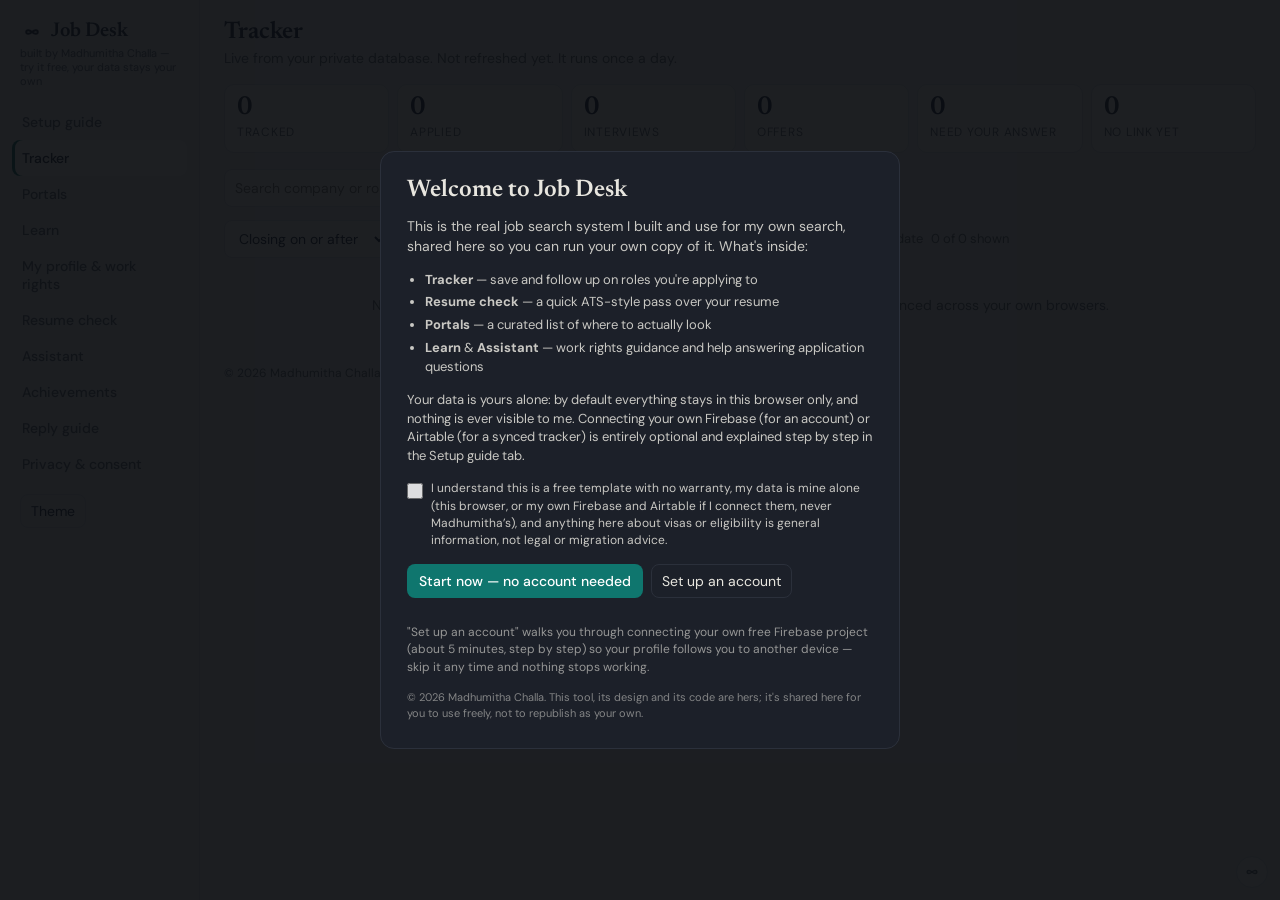
<file: jobs-desk/index.html>
<!doctype html><html><head><meta charset=utf8><meta name=viewport content="width=device-width,initial-scale=1,viewport-fit=cover"><style>:root{color-scheme:light;box-sizing:border-box;padding-top:env(safe-area-inset-top,0px);padding-bottom:env(safe-area-inset-bottom,0px)}html{scroll-padding-top:env(safe-area-inset-top,0px)}body{margin:0;padding:0;font:14px -apple-system,BlinkMacSystemFont,sans-serif;background:#faf9f5;color:#141413}img{max-width:100%}[hidden]:not([hidden=until-found i]){display:none!important}</style></head><body>
<title>Job Desk, by Madhumitha Challa</title>
<link rel="stylesheet" href="https://fonts.googleapis.com/css2?family=Newsreader:opsz,wght@6..72,500;6..72,600&family=DM+Sans:wght@400;500;700&family=JetBrains+Mono:wght@400;500&display=swap">
<style>
/* Layout: left rail of tabs on desktop, bottom tab bar on phone; ink-navy study-lamp palette */
:root{--bg:#eef1f6;--surface:#fff;--ink:#14213d;--muted:#5b6678;--line:#d7dde8;--accent:#0f766e;--accent-ink:#fff;--lamp:#b7791f;--good:#15803d;--warn:#b45309;--bad:#b91c1c;--info:#1d4ed8;
--display:'Newsreader',Georgia,serif;--body:'DM Sans',system-ui,sans-serif;--mono:'JetBrains Mono',ui-monospace,monospace}
@media (prefers-color-scheme:dark){:root:not([data-theme="light"]){--bg:#0e1424;--surface:#161e33;--ink:#e8ecf5;--muted:#93a0b8;--line:#27324d;--accent:#e2b24c;--accent-ink:#1a1405;--lamp:#e2b24c;--good:#4ade80;--warn:#fbbf24;--bad:#f87171;--info:#7aa2ff;color-scheme:dark}}
:root[data-theme="dark"]{--bg:#0e1424;--surface:#161e33;--ink:#e8ecf5;--muted:#93a0b8;--line:#27324d;--accent:#e2b24c;--accent-ink:#1a1405;--lamp:#e2b24c;--good:#4ade80;--warn:#fbbf24;--bad:#f87171;--info:#7aa2ff;color-scheme:dark}
body{background:var(--bg);color:var(--ink);font-family:var(--body);font-size:14px;line-height:1.45}
*{box-sizing:border-box}
.app{display:grid;grid-template-columns:200px minmax(0,1fr);min-height:100vh}
nav{padding:20px 12px;border-right:1px solid var(--line);position:sticky;top:env(safe-area-inset-top,0px);align-self:start;height:100vh}
nav h1{font:600 20px var(--display);margin:0 8px 16px;line-height:1.1}
nav h1 small{display:block;font:400 11px var(--body);color:var(--muted);margin-top:4px}
nav button{display:block;width:100%;text-align:left;background:none;border:0;color:var(--muted);padding:9px 10px;border-radius:8px;font:500 14px var(--body);cursor:pointer}
nav button[aria-selected=true]{background:var(--surface);color:var(--ink);box-shadow:inset 3px 0 0 var(--accent)}
nav button:hover{color:var(--ink)}
main{padding:20px 24px;min-width:0}
h2{font:600 24px var(--display);margin:0 0 4px}
.sub{color:var(--muted);margin:0 0 16px}
.bar{display:flex;flex-wrap:wrap;gap:8px;align-items:center;margin-bottom:12px}
input:not([type=checkbox]):not([type=radio]),select,textarea{background:var(--surface);color:var(--ink);border:1px solid var(--line);border-radius:8px;padding:8px 10px;font:inherit;min-width:0}
input[type=checkbox],input[type=radio]{flex:none;width:16px;height:16px;margin:0}
button.btn{background:var(--accent);color:var(--accent-ink);border:0;border-radius:8px;padding:8px 12px;font:500 14px var(--body);cursor:pointer}
button.ghost{background:none;color:var(--ink);border:1px solid var(--line);border-radius:8px;padding:6px 10px;font:inherit;cursor:pointer}
:focus-visible{outline:2px solid var(--accent);outline-offset:2px}
.stats{display:grid;grid-template-columns:repeat(auto-fit,minmax(110px,1fr));gap:8px;margin-bottom:16px}
.stat{background:var(--surface);border:1px solid var(--line);border-radius:10px;padding:10px 12px}
.stat b{display:block;font:600 26px var(--display);font-variant-numeric:tabular-nums}
.stat span{color:var(--muted);font-size:12px;text-transform:uppercase;letter-spacing:.06em}
.tw{overflow-x:auto;background:var(--surface);border:1px solid var(--line);border-radius:10px}
table{border-collapse:collapse;width:100%;min-width:760px}
th,td{padding:8px 10px;text-align:left;border-bottom:1px solid var(--line);vertical-align:top}
th{font-size:11px;text-transform:uppercase;letter-spacing:.07em;color:var(--muted)}
td.id{font-family:var(--mono);font-size:12px}
.pill{display:inline-block;padding:2px 8px;border-radius:99px;font-size:12px;font-weight:500;border:1px solid currentColor}
.p-CRITICAL{color:var(--bad)}.p-URGENT{color:var(--warn)}.p-NORMAL{color:var(--info)}.p-FUTURE{color:var(--muted)}
.s-Applied,.s-Offer{color:var(--good)}.s-Rejected,.s-Missed{color:var(--bad)}.s-Interview{color:var(--lamp)}.s-Found,.s-Skipped,.s-Closed{color:var(--muted)}.s-Approved{color:var(--accent)}.s-Manual{color:var(--warn)}
.grid{display:grid;grid-template-columns:repeat(auto-fill,minmax(230px,1fr));gap:10px}
.card{background:var(--surface);border:1px solid var(--line);border-radius:10px;padding:12px;display:flex;flex-direction:column;gap:6px;min-width:0}
.card h3{margin:0;font:600 16px var(--display)}
.card a{color:var(--accent);word-break:break-all}
.card .row{display:flex;gap:6px;flex-wrap:wrap;margin-top:auto}
.star{background:none;border:0;font-size:18px;cursor:pointer;color:var(--muted)}
.star[aria-pressed=true]{color:var(--lamp)}
.badge{display:flex;gap:10px;align-items:center}
.badge .ring{width:44px;height:44px;border-radius:50%;display:grid;place-items:center;font:600 18px var(--display);border:3px solid var(--line);flex:none}
.badge.on .ring{border-color:var(--lamp);color:var(--lamp)}
.badge.off{opacity:.55}
table.t2{min-width:0}
pre{white-space:pre-wrap;font-family:var(--mono);font-size:12px;background:var(--surface);border:1px solid var(--line);border-radius:10px;padding:12px;overflow-x:auto}
.note{border-left:3px solid var(--lamp);padding:6px 12px;background:var(--surface);border-radius:0 8px 8px 0;margin-bottom:12px}
.empty{padding:24px;text-align:center;color:var(--muted)}
.cons label{display:flex;gap:10px;align-items:flex-start;padding:10px 0;border-bottom:1px solid var(--line)}
.brand-badge{position:fixed;right:12px;bottom:calc(12px + env(safe-area-inset-bottom,0px));z-index:4;color:var(--muted);display:flex;align-items:center;justify-content:center;width:32px;height:32px;border:1px solid var(--line);border-radius:50%;background:var(--surface)}
@media (max-width:760px){.app{grid-template-columns:minmax(0,1fr);padding-bottom:64px}
.brand-badge{bottom:calc(70px + env(safe-area-inset-bottom,0px));z-index:6}
nav{position:fixed;bottom:0;left:0;right:0;top:auto;height:auto;z-index:5;display:flex;overflow-x:auto;border-right:0;border-top:1px solid var(--line);background:var(--bg);padding:6px 8px calc(6px + env(safe-area-inset-bottom,0px))}
nav h1{display:none}nav button{width:auto;white-space:nowrap}nav button[aria-selected=true]{box-shadow:inset 0 -3px 0 var(--accent)}main{padding:16px}}
.docs{margin-top:8px;padding-top:6px;border-top:1px dashed var(--line);min-width:170px}.docs small.h{display:block;color:var(--muted);font-size:11px;text-transform:uppercase;letter-spacing:.06em;margin-bottom:4px}.drow{margin:0 0 6px}.drow b{display:block;font-size:12px;font-weight:500}.drow .fixbtns{gap:4px}.stale{color:var(--warn);font-size:11px}.ms{position:relative}.ms summary{list-style:none;cursor:pointer;background:var(--surface);border:1px solid var(--line);border-radius:8px;padding:8px 10px}.ms summary::-webkit-details-marker{display:none}.ms summary::after{content:' ▾';color:var(--muted)}.msb{position:absolute;z-index:6;top:calc(100% + 4px);left:0;min-width:190px;max-height:300px;overflow:auto;background:var(--surface);border:1px solid var(--line);border-radius:10px;padding:8px;box-shadow:0 8px 24px rgba(0,0,0,.18)}.msb label{display:flex;gap:8px;align-items:center;padding:4px 2px;white-space:nowrap}.msb button{margin-top:4px}.dbar{display:flex;flex-wrap:wrap;gap:8px;align-items:center;margin-bottom:12px}.dbar label{display:flex;gap:6px;align-items:center;color:var(--muted);font-size:13px}.fm{display:grid;grid-template-columns:repeat(auto-fit,minmax(220px,1fr));gap:10px;margin-bottom:12px}.fm label{display:flex;flex-direction:column;gap:4px;font-size:13px;color:var(--muted)}.chips{display:flex;flex-wrap:wrap;gap:6px}.chips label{flex-direction:row;align-items:center;gap:4px;color:var(--ink);border:1px solid var(--line);border-radius:99px;padding:3px 10px;background:var(--surface)}.chat{display:flex;flex-direction:column;gap:8px;max-height:52vh;overflow:auto;margin-bottom:10px}.msg{padding:8px 12px;border-radius:12px;max-width:85%;white-space:pre-wrap}.msg.u{align-self:flex-end;background:var(--accent);color:var(--accent-ink)}.msg.a{align-self:flex-start;background:var(--surface);border:1px solid var(--line)}.foot{color:var(--muted);font-size:12px;margin:24px 0 8px}.fix{display:flex;flex-wrap:wrap;gap:8px;justify-content:space-between;align-items:center;padding:8px 0;border-top:1px solid var(--line)}.fixbtns{display:flex;flex-wrap:wrap;gap:6px;align-items:center}
button.sm{padding:3px 8px;font-size:12px}a.lnk{text-decoration:none;color:var(--ink);display:inline-block}.toast{position:fixed;left:50%;transform:translateX(-50%);bottom:calc(16px + env(safe-area-inset-bottom,0px));background:var(--ink);color:var(--bg);padding:8px 14px;border-radius:8px;z-index:9;max-width:90vw;font-size:13px}
@media (prefers-reduced-motion:no-preference){.card{transition:border-color .15s}.card:hover{border-color:var(--accent)}}
</style>
<div class="app">
<nav role="tablist" aria-label="Sections">
<h1><a href="https://madhumithachalla.github.io/" aria-label="Madhumitha Challa — portfolio" style="color:inherit;display:inline-flex;align-items:center;text-decoration:none;margin-right:7px;vertical-align:-2px"><svg viewBox="0 0 200 100" width="24" height="12" aria-hidden="true"><path d="M100,50 C122,30 148,30 148,50 C148,70 122,70 100,50 C78,70 52,70 52,50 C52,30 78,30 100,50 Z" fill="none" stroke="currentColor" stroke-width="16" stroke-linecap="round" stroke-linejoin="round"/></svg></a>Job Desk<small>built by Madhumitha Challa &mdash; try it free, your data stays your own</small></h1>
<button role="tab" data-t="guide">Setup guide</button><button role="tab" data-t="tracker">Tracker</button><button role="tab" data-t="portals">Portals</button><button role="tab" data-t="learn">Learn</button>
<button role="tab" data-t="profile">My profile &amp; work rights</button><button role="tab" data-t="check">Resume check</button><button role="tab" data-t="assistant">Assistant</button><button role="tab" data-t="ach">Achievements</button><button role="tab" data-t="reply">Reply guide</button><button role="tab" data-t="settings">Privacy &amp; consent</button>
<button class="ghost" id="theme" style="margin:12px 8px;width:auto">Theme</button>
</nav>
<main id="main"></main>
<a class="brand-badge" href="https://madhumithachalla.github.io/" aria-label="Madhumitha Challa — portfolio" title="Madhumitha Challa — portfolio"><svg viewBox="0 0 200 100" width="20" height="10" aria-hidden="true"><path d="M100,50 C122,30 148,30 148,50 C148,70 122,70 100,50 C78,70 52,70 52,50 C52,30 78,30 100,50 Z" fill="none" stroke="currentColor" stroke-width="16" stroke-linecap="round" stroke-linejoin="round"/></svg></a>
</div>
<script>
/* Offline assistant logic (no network, no AI). Mirrors jobsys/scoring.py and jobsys/eligibility.py; site/test/assistant.test.mjs keeps them in step. */
const AssistCore=(()=>{
const DISCLAIMER_SCORE="Scores are indicative estimates from simple rules. Real applicant systems differ, and employers decide for themselves. Use them as a checklist, not a verdict.";
const DISCLAIMER_ADVICE="These suggestions are general information based on what employers, universities and government bodies publish on their websites (sources are linked). They are not legal, migration or career advice, and we are not lawyers or registered migration agents. Employers set their own rules and rules change, so read each listing's eligibility section, check the official source, and make your own decision after your own research. For anything about your visa, use the Department of Home Affairs or a registered migration agent or lawyer. We cannot promise any job or outcome.";
const SOURCES=[
 {label:"Grant Thornton Australia: student opportunities FAQs",url:"https://www.grantthornton.com.au/careers/student-opportunities/faqs/",says:"Graduate program: finishing within about a year or finished within two years; vacation program: final or penultimate year; full working rights asked."},
 {label:"PwC Australia vacation program (via Prosple)",url:"https://careers-unswlaw.prosple.com/graduate-employers/pwc-australia/jobs-internships/2023-vacation-program",says:"Separate routes for final-year and penultimate-year students."},
 {label:"Woodside Energy summer vacation program (via Prosple)",url:"https://usydbusiness.prosple.com/graduate-employers/woodside-energy/jobs-internships/summer-vacation-program",says:"Penultimate or final year; international students need unrestricted working rights for the period."},
 {label:"Arup summer vacation programme (via GradConnection)",url:"https://au.gradconnection.com/employers/arup/jobs/arup-summer-vacation-programme-hydrualic-and-fire-services-2-2-2/",says:"Aimed at penultimate-year students; other current students may apply."},
 {label:"Department of Home Affairs: Student visa (subclass 500)",url:"https://immi.homeaffairs.gov.au/visas/getting-a-visa/visa-listing/student-500",says:"Official source for work-hour limits. Check it directly; blogs can be out of date."}
];
const ACTION=new Set("achieved administered analysed analyzed automated built coordinated created delivered deployed designed developed documented drove enabled engineered evaluated implemented improved integrated launched led maintained managed mentored migrated monitored optimised optimized organised planned presented reduced resolved reviewed streamlined supported tested trained troubleshot upgraded wrote configured contributed escalated facilitated collaborated".split(" "));
const WEAK=["responsible for","worked on","helped with","duties included","tasked with"];
const SECT={education:/\beducation\b|\bacademic\b|\bqualifications?\b/,experience:/\b(work |professional |employment )?experience\b|\bemployment\b|\bwork history\b/,skills:/\b(technical |key |core )?skills\b|\bcompetenc/,projects:/\bprojects?\b|\bportfolio\b/,summary:/\b(professional )?summary\b|\bprofile\b|\bobjective\b/};
const SKILLS="python|java|javascript|typescript|c++|c#|sql|nosql|mysql|postgresql|oracle|mongodb|react|angular|vue|node.js|html|css|php|ruby|go|rust|kotlin|swift|aws|azure|gcp|cloud|docker|kubernetes|terraform|ansible|jenkins|ci/cd|git|github|gitlab|linux|windows|macos|active directory|entra|intune|m365|microsoft 365|office 365|exchange|sharepoint|vmware|hyper-v|citrix|vpn|dns|dhcp|tcp/ip|firewall|networking|cisco|meraki|voip|itil|servicenow|jira|confluence|zendesk|freshservice|service desk|help desk|helpdesk|incident management|problem management|change management|sla|itsm|troubleshooting|cybersecurity|iso 27001|essential eight|siem|splunk|crowdstrike|okta|mfa|sso|power bi|tableau|excel|data analysis|data science|machine learning|etl|dbt|snowflake|agile|scrum|kanban|devops|rest api|microservices|selenium|qa|automation|powershell|bash|sap|salesforce|dynamics|customer service|communication|teamwork|stakeholder|documentation|project management".split("|");
const MUST=/(must|required|essential|mandatory|minimum|you will have|you have|experience with|proficien)/i,NICE=/(desirable|nice to have|preferred|bonus|advantage|highly regarded|beneficial)/i;
const SYN={"collaboration":["team","collaborat","cross-functional","partnered","co-led","mentor","volunteer"],"integrity":["integrity","ethic","honest","compliance","confidential","audit","policy"],"customer focus":["customer","client","stakeholder","user","csat","service","patient"],"innovation":["innovat","improv","automat","built","designed","prototype","research"],"learning":["learn","certif","course","training","upskill","studied","mentee"],"inclusion":["inclusi","divers","accessib","equity","community","belonging"],"sustainability":["sustainab","climate","environment","energy","carbon"],"ownership":["owned","led","lead","drove","initiative","responsib","delivered"],"excellence":["quality","excellen","award","champion","best","high standard"],"safety":["safety","safe","risk","wwcc","police check","secure"]};
const TRIG={"collaboration":["collaborat","teamwork","team","together","partnership"],"integrity":["integrity","ethic","honest","trust","respect","accountab"],"customer focus":["customer","client","community","people we serve","patient","student"],"innovation":["innovat","curious","creative","future","technology","digital"],"learning":["learn","growth","develop","curious"],"inclusion":["inclusi","divers","belong","equity","accessib"],"sustainability":["sustainab","climate","environment","planet","net zero"],"ownership":["ownership","initiative","accountab","own it","drive"],"excellence":["excellen","quality","high performance","best"],"safety":["safety","safe ","wellbeing","risk","protect"]};
const esc=s=>s.replace(/[.*+?^${}()|[\]\\\/]/g,"\\$&");
const words=t=>(t||"").match(/[A-Za-z0-9+#./'-]+/g)||[];
function atsCheck(text){
 const t=text||"",low=t.toLowerCase(),n=words(t).length,lines=t.split("\n").map(l=>l.trim()).filter(Boolean);
 const bullets=lines.filter(l=>/^[-*•●▪–>]\s+/.test(l));
 const f=[];let pts=0;const add=(id,level,msg,fix,got)=>{pts+=got;f.push({id,level,msg,fix})};
 const found=Object.keys(SECT).filter(k=>SECT[k].test(low)),core=["education","experience","skills"].filter(k=>found.includes(k));
 add("sections",core.length===3?"ok":"warn","Standard sections found: "+(found.join(", ")||"none"),core.length<3?"Use plain headings an applicant system recognises: Education, Experience, Skills (and Projects).":"",Math.floor(20*core.length/3));
 const hasE=/[\w.+-]+@[\w-]+\.[\w.]+/.test(t),hasP=/(\+?\d[\d\s()-]{7,}\d)/.test(t);
 add("contact",hasE&&hasP?"ok":"warn","Email "+(hasE?"found":"missing")+", phone "+(hasP?"found":"missing"),!(hasE&&hasP)?"Put your email and phone in the body text, not only in a header or image.":"",(hasE?5:0)+(hasP?5:0));
 if(n>=300&&n<=900)add("length","ok","Length looks right ("+n+" words).","",15);else add("length","warn",n+" words (aim for roughly 300 to 900, about one to two pages).",n>900?"Trim older or minor detail.":"Add detail about outcomes and tools.",6);
 const stuffed=SKILLS.filter(t=>{const c=(low.match(new RegExp("(?<![a-z0-9])"+esc(t)+"(?![a-z0-9])","g"))||[]).length;return n&&c>=8&&c/n>0.03});
 if(stuffed.length){f.push({id:"stuffing",level:"warn",msg:"Repeated heavily: "+stuffed.slice(0,4).join(", "),fix:"Use each skill naturally once or twice; repetition reads as keyword stuffing."});pts-=3}
 const nb=bullets.length;add("bullets",nb>=6?"ok":"warn",nb+" bullet points.",nb<6?"Use short bullet points under each role or project.":"",nb>=6?15:Math.floor(15*nb/6));
 const q=bullets.filter(b=>/\d/.test(b)).length,ratio=nb?q/nb:0;
 add("numbers",ratio>=0.3?"ok":"warn",q+" of "+nb+" bullets contain a number.",ratio<0.3?"Add real figures where you have them (users, tickets, time saved). Never invent numbers.":"",Math.floor(15*Math.min(1,ratio/0.3)));
 const av=bullets.filter(b=>ACTION.has(b.replace(/^[^A-Za-z]+/,"").split(" ")[0].toLowerCase())).length,ar=nb?av/nb:0;
 add("verbs",ar>=0.5?"ok":"warn",av+" of "+nb+" bullets start with an action verb.",ar<0.5?"Start bullets with verbs such as Built, Resolved, Led, Reduced.":"",Math.floor(10*Math.min(1,ar/0.5)));
 const weak=WEAK.filter(w=>low.includes(w));add("weak",weak.length?"warn":"ok","Weak phrases: "+(weak.join(", ")||"none"),weak.length?"Replace with what you did and the result.":"",weak.length?1:5);
 const fp=(t.match(/\b(i|my|me)\b/gi)||[]).length;add("person",fp<=2?"ok":"warn","First-person words: "+fp+".",fp>2?"Drop I, my and me; start with the action.":"",fp<=2?5:1);
 const hd=(t.match(/\b(19|20)\d{2}\b/g)||[]).length>=3;add("dates",hd?"ok":"warn",hd?"Dates found.":"Few dates found.",!hd?"Give a month and year for each role and course.":"",hd?5:1);
 if(/\|.+\|/.test(t)||t.includes("\t"))f.push({id:"format",level:"warn",msg:"Tables or tab spacing detected: some systems read them out of order.",fix:""});
 if(t.includes("—"))f.push({id:"format",level:"warn",msg:"Long dashes found: swap for full stops or commas.",fix:""});
 if(/[☀-➿]|[\ud83c-\ud83e][\udc00-\udfff]/.test(t))f.push({id:"format",level:"warn",msg:"Emoji or symbols found: remove them.",fix:""});
 f.push({id:"note",level:"info",msg:"Pasted text cannot show columns, text boxes, headers, footers, images or fonts.",fix:"Use one column, put contact details in the body (not a header), avoid tables and text boxes, use standard headings, and submit a .docx or a text-based PDF unless the ad says otherwise."});
 return{score:Math.min(100,pts),findings:f,stats:{words:n,bullets:nb,sections:found},disclaimer:DISCLAIMER_SCORE};
}
function termsIn(text){const low=" "+(text||"").toLowerCase()+" ",out=new Set();for(const s of SKILLS){if(new RegExp("(?<![a-z0-9])"+esc(s)+"(?![a-z0-9])").test(low))out.add(s)}return out}
const ALIASES={"microsoft 365":["m365","office 365","o365","microsoft office 365"],"active directory":["azure ad","entra","entra id","ad "],"aws":["amazon web services"],"gcp":["google cloud"],"service desk":["help desk","helpdesk","it support","desktop support"],"sql":["mysql","postgres","postgresql","t-sql","sql server"],"sla":["service level agreement","service levels"],"ci/cd":["continuous integration","pipeline","pipelines"],"javascript":["js","node.js","nodejs"],"machine learning":["ml"],"incident management":["incident response","incidents"],"change management":["change control","change advisory"],"customer service":["customer support","client service"],"project management":["project coordination"],"powershell":["power shell"],"power bi":["powerbi"],"itil":["itil v4","itil 4"],"kubernetes":["k8s"]};
const CUE=/(?:experience (?:with|in|of|using)|knowledge of|proficien(?:cy|t) (?:in|with)|familiarity with|skills? in|understanding of|ability to use|working with|exposure to|hands[- ]on (?:experience )?(?:with|in)|certified in|qualification in)\s+([^.;\n]+)/gi;
const STOPP=new Set("a an the and or of to in with for on at by as is are be our your you we their this that these those any all other related similar such strong good solid proven demonstrated excellent relevant ability experience knowledge skills years year plus including etc".split(" "));
const norm=t=>(t||"").toLowerCase().replace(/[^a-z0-9+#./ ]/g," ").replace(/\s+/g," ").trim();
const stem=w=>{for(const suf of["ing","ed","es","s"]){if(w.length>suf.length+3&&w.endsWith(suf))return w.slice(0,-suf.length)}return w};
function extractRequirements(jd){
 const found=new Set(termsIn(jd));
 for(const m of (jd||"").matchAll(CUE)){
  const seg=m[1].replace(/\b(is|are|will be)\s+(required|essential|desirable|preferred|mandatory|a plus|an advantage|beneficial)\b.*$/i,"");
  for(const part of seg.split(/,|\band\b|\bor\b|\/|\(|\)|:/)){
   let w=norm(part).split(" ").filter(Boolean);
   while(w.length&&STOPP.has(w[0]))w.shift();while(w.length&&STOPP.has(w[w.length-1]))w.pop();
   if(w.length>=1&&w.length<=4&&!w.every(x=>STOPP.has(x))&&w.join(" ").length>=2)found.add(w.join(" "));
  }
 }
 return found;
}
const wordRe=c=>new RegExp("(?<![a-z0-9])"+esc(c)+"(?![a-z0-9])");
function present(term,rn,rstems){
 const t=norm(term),cands=[t].concat((ALIASES[t]||[]).map(norm));
 for(const k of Object.keys(ALIASES)){if(ALIASES[k].map(norm).includes(t))cands.push(norm(k))}
 if(cands.some(c=>c&&wordRe(c).test(" "+rn+" ")))return true;
 const w=t.split(" ").filter(x=>!STOPP.has(x));
 return w.length>=2&&w.every(x=>rstems.has(stem(x)));
}
function presentInText(term,text){const n=" "+norm(text)+" ";return[norm(term)].concat((ALIASES[norm(term)]||[]).map(norm)).some(c=>c&&wordRe(c).test(n))}
function skillsMatch(resume,jd){
 const reqs=extractRequirements(jd),rn=norm(resume),rstems=new Set(rn.split(" ").map(stem));
 const must=new Set(),nice=new Set();
 for(const sent of (jd||"").split(/[.\n;•]/)){const ts=[...reqs].filter(t=>presentInText(t,sent));if(!ts.length)continue;if(NICE.test(sent))ts.forEach(x=>nice.add(x));else if(MUST.test(sent))ts.forEach(x=>must.add(x))}
 must.forEach(x=>nice.delete(x));
 const w=new Map();reqs.forEach(x=>w.set(x,1));nice.forEach(x=>w.set(x,1));must.forEach(x=>w.set(x,2));
 const have=new Set([...w.keys()].filter(t=>present(t,rn,rstems)));let total=0,got=0;w.forEach((v,k)=>{total+=v;if(have.has(k))got+=v});
 return{score:total?Math.round(100*got/total):null,matched:[...have].sort(),missing_must:[...must].filter(k=>!have.has(k)).sort(),missing_nice:[...w.keys()].filter(k=>!must.has(k)&&!have.has(k)).sort(),
  advice:total?"Only add a skill to your resume if you genuinely have it. For missing ones, consider a short course or project first.":"No known skill terms found in that text.",disclaimer:DISCLAIMER_SCORE};
}
function valuesMatch(resume,valuesText){
 const vt=(valuesText||"").toLowerCase(),low=(resume||"").toLowerCase();
 const wanted=Object.keys(TRIG).filter(v=>TRIG[v].some(t=>vt.includes(t)));
 const ev={};wanted.forEach(v=>ev[v]=SYN[v].filter(s=>low.includes(s)));
 const shown=wanted.filter(v=>ev[v].length>=2),thin=wanted.filter(v=>ev[v].length===1),gaps=wanted.filter(v=>!ev[v].length);
 return{score:wanted.length?Math.round(100*(shown.length+0.5*thin.length)/wanted.length):null,values_found_in_text:wanted,shown,thin,no_evidence:gaps,
  advice:wanted.length?"Show a value with a real example from your own experience, not a slogan.":"No known values found. Paste the organisation's values or culture page text.",disclaimer:DISCLAIMER_SCORE};
}
const KINDS=["graduate","vacation","internship","casual_part_time","entry_level","cadetship","insight"];
const KIND_RX=[["graduate",/\bgrad(?:uate)?s?\b.*\b(program|programme|role|intake|consultant|engineer|analyst)\b|\bgraduate\b|\bgrad program/],["vacation",/\b(vacation|vac)\b.*\b(program|programme|student|intern)|\bsummer (intern|program|programme|student)|\bwinter (intern|program)/],["internship",/\bintern(ship)?\b|\bwork experience\b|\bplacement\b/],["cadetship",/\bcadet(ship)?\b|\btrainee(ship)?\b|\bapprentice/],["insight",/\binsight (program|programme|day)|\bwork shadow|\bfirst[- ]year program/],["casual_part_time",/\bcasual\b|\bpart[- ]time\b|\bstudent (ambassador|assistant|worker|ict)\b|\bpeer\b/],["entry_level",/\bentry[- ]level\b|\bjunior\b|\bassociate\b|\bservice desk\b|\bhelp ?desk\b|\bsupport (analyst|officer|technician)\b/]];
function classifyKind(text){const t=(text||"").toLowerCase();for(const[k,rx]of KIND_RX){if(rx.test(t))return k}return"other"}
function stageOf(year,courseYears){if(!year)return"unknown";const y=+year,n=+(courseYears||3);if(y>n)return"recent_grad";if(y===1&&n>1)return"first";if(y===n)return"final";if(y===n-1)return"penultimate";return"middle"}
const M={
 first:{graduate:["unlikely","Graduate programs usually take final-year students and recent graduates."],vacation:["unlikely","Vacation programs usually take penultimate or final-year students."],internship:["possible","Some internships accept any year; check the listing."],casual_part_time:["good","Part-time and casual roles suit any year and build experience."],entry_level:["possible","Possible for support or entry roles that accept part-time or study-friendly hours."],cadetship:["possible","Some cadetships take early-year students; check the listing."],insight:["good","Insight and first-year programs are designed for early-year students."]},
 middle:{graduate:["unlikely","Graduate programs usually take final-year students and recent graduates."],vacation:["possible","Some vacation programs accept earlier years; many prefer penultimate year."],internship:["good","Internships are a strong fit."],casual_part_time:["good","Part-time and casual roles are a strong fit."],entry_level:["possible","Possible if hours suit your study."],cadetship:["good","Cadetships and traineeships are often open at this stage."],insight:["good","Good for exploring options."]},
 penultimate:{graduate:["possible","Many graduate intakes open in your final year; early applications can be worth watching for."],vacation:["good","Vacation programs commonly target penultimate-year students."],internship:["good","Internships are a strong fit."],casual_part_time:["good","Part-time and casual roles are a good fit."],entry_level:["good","Entry-level roles are a good fit."],cadetship:["good","Cadetships and traineeships are a good fit."],insight:["possible","Possible, but you may be past the target stage."]},
 final:{graduate:["good","Graduate programs usually target final-year students."],vacation:["possible","Some vacation programs take final-year students; many prefer penultimate."],internship:["good","Internships are a good fit."],casual_part_time:["good","Part-time and casual roles are a good fit."],entry_level:["good","Entry-level roles are a strong fit."],cadetship:["good","Cadetships and traineeships are a good fit."],insight:["unlikely","Insight programs usually target earlier years."]},
 recent_grad:{graduate:["good","Many graduate programs accept graduates for about two years after finishing; check the listing."],vacation:["unlikely","Vacation programs are for current students."],internship:["possible","Some internships need current enrolment; check the listing."],casual_part_time:["good","Fine as a bridge while you search."],entry_level:["good","Entry-level roles are a strong fit."],cadetship:["good","A good fit."],insight:["unlikely","Insight programs are for current students."]}
};
KINDS.forEach(k=>{(M.unknown=M.unknown||{})[k]=["possible","Add your year of study so this can be tailored; check the listing's eligibility section."]});
const WORD={good:"Looks like a good fit for your stage.",possible:"May be possible. Check the listing's eligibility section.",unlikely:"Usually not open at your stage."};
const ALT={first:"Casual or part-time roles, internships, insight programs and later vacation programs are the usual path from here.",middle:"Internships, cadetships and vacation programs are the usual path from here.",recent_grad:"Entry-level roles and graduate intakes that still accept recent graduates.",final:"Graduate programs and entry-level roles."};
function advise(stage,kind,workRights){
 const [verdict,why]=(M[stage]||M.unknown)[kind]||["possible","Check the listing's eligibility section."];const notes=[];
 if(workRights==="student_visa")notes.push("Student visa holders have a limit on work hours while their course is in session. Check the Department of Home Affairs page for the current rule.");
 if((kind==="graduate"||kind==="cadetship")&&(workRights==="student_visa"||workRights==="temporary"))notes.push("Many graduate programs ask for citizenship, permanent residency or full working rights. Read the listing's work-rights line before spending time on an application.");
 return{verdict,headline:WORD[verdict],why,notes,alternatives:verdict==="unlikely"?(ALT[stage]||""):"",disclaimer:DISCLAIMER_ADVICE};
}
function adviseListing(text,stage,wr){const kind=classifyKind(text);return Object.assign({kind},advise(stage,kind,wr))}
function suggestPositions(stage){const o={good:0,possible:1,unlikely:2};return KINDS.map(k=>({kind:k,verdict:(M[stage]||M.unknown)[k][0],why:(M[stage]||M.unknown)[k][1]})).sort((a,b)=>o[a.verdict]-o[b.verdict])}
/* Resume reader: pulls out what it can find, for the user to confirm or edit. Runs only in the browser. */
function readResume(text){
 const t=text||"",low=t.toLowerCase();const out={};
 const deg=t.match(/\b(Bachelor|Master|Doctor|Graduate (?:Diploma|Certificate)|Diploma|Associate Degree)\s+of\s+[A-Z][A-Za-z&,\- ]{2,60}/);if(deg)out.course=deg[0].replace(/\s+/g," ").trim();
 out.level=/\bmaster/.test(low)?"masters":/\bbachelor/.test(low)?"undergraduate":/\b(phd|doctor)/.test(low)?"phd":"";
 const yrs=[...t.matchAll(/\b(20[0-4]\d)\b/g)].map(m=>+m[1]);const fut=yrs.filter(y=>y>=new Date().getFullYear()).sort();
 if(/(expected|graduating|anticipated|completion)/i.test(t)&&fut.length)out.expected_finish=String(fut[0]);
 const yr=low.match(/\b(first|second|third|fourth|final|penultimate)[- ]year\b|\byear\s*([1-5])\b/);if(yr){const m={first:1,second:2,third:3,fourth:4};out.year_of_study=yr[2]?+yr[2]:m[yr[1]]||null}
 out.skills=[...termsIn(t)].sort();
 return out;
}
function jobPrompt(job,resumeText){
 return "Help me decide whether to apply for this job and how to prepare. Use only information I give you and public sources you can cite with links; say when something cannot be confirmed. This is general guidance, not legal or migration advice.\n\nJob: "+(job.title||"")+" at "+(job.company||"")+"\nLocation: "+(job.location||"")+"\nClosing date: "+(job.closing||"not listed")+"\nLink: "+(job.url||"not available")+"\n\nPlease: (1) summarise what the role needs, (2) say who it usually suits (year of study, working rights) and whether a different program type may suit me better, (3) list the likely skills and values to show, (4) suggest three honest questions to ask the employer.\n"+(resumeText?"\nMy resume (I chose to include it):\n"+resumeText:"\n(I have not included my resume.)");
}
return{atsCheck,skillsMatch,valuesMatch,classifyKind,stageOf,advise,adviseListing,suggestPositions,readResume,jobPrompt,SOURCES,DISCLAIMER_ADVICE,DISCLAIMER_SCORE,KINDS};
})();


const PORTALS=[{"name": "Monash Jobs for Students", "url": "https://www.monash.edu/jobs/student-jobs", "category": "Monash", "note": "Casual roles for current students; register via PageUp form", "src": "owner"}, {"name": "Jobs at Monash", "url": "https://www.monash.edu/jobs/jobs-at-monash", "category": "Monash", "note": "University job search (IT, project, HEW roles)", "src": "owner"}, {"name": "Monash Career Connect", "url": "https://www.monash.edu/career-connect/home", "category": "Monash", "note": "Workshops, resources, opportunities", "src": "owner"}, {"name": "Monash Global Careers", "url": "https://globalcareers.monash.edu", "category": "Monash", "note": "Graduate and employer job board linked to Monash (found in search)", "src": "search"}, {"name": "SEEK", "url": "https://www.seek.com.au", "category": "Job board", "note": "Largest AU board. Turn on email job alerts so they land in your inbox.", "src": "unchecked"}, {"name": "LinkedIn Jobs", "url": "https://www.linkedin.com/jobs", "category": "Job board", "note": "Apply yourself; use email alerts", "src": "unchecked"}, {"name": "Indeed Australia", "url": "https://au.indeed.com", "category": "Job board", "note": "Connected for search; short links hide the employer page", "src": "unchecked"}, {"name": "Jora", "url": "https://au.jora.com", "category": "Job board", "note": "", "src": "unchecked"}, {"name": "Workforce Australia Job Search", "url": "https://www.jobsearch.gov.au", "category": "Job board", "note": "Government job search service", "src": "unchecked"}, {"name": "UniRoles", "url": "https://uniroles.com.au", "category": "Job board", "note": "University jobs in one place (found in search)", "src": "search"}, {"name": "Times Higher Education Unijobs", "url": "https://www.timeshighereducation.com/unijobs", "category": "Job board", "note": "University roles worldwide (found in search)", "src": "search"}, {"name": "Hatch", "url": "https://hatch.team", "category": "Job board", "note": "Graduate and early-career listings (found in search)", "src": "search"}, {"name": "GradConnection (now SEEK Grad)", "url": "https://au.gradconnection.com", "category": "Graduate", "note": "Renamed SEEK Grad. Check each program's eligibility line first.", "src": "search"}, {"name": "Prosple Australia", "url": "https://au.prosple.com", "category": "Graduate", "note": "Check Master's and Student Visa eligibility; many are citizen/PR only", "src": "search"}, {"name": "Grad Australia", "url": "https://gradaustralia.com.au", "category": "Graduate", "note": "", "src": "unchecked"}, {"name": "APS Jobs", "url": "https://www.apsjobs.gov.au", "category": "Government", "note": "Most roles need citizenship; read the eligibility line", "src": "unchecked"}, {"name": "Careers Victoria", "url": "https://www.careers.vic.gov.au", "category": "Government", "note": "Police check is a plus", "src": "unchecked"}, {"name": "Services Australia entry-level pathways", "url": "https://servicesaustralia.gov.au/entrylevelpathways", "category": "Government", "note": "Entry pathways are open to Australian citizens", "src": "search"}, {"name": "ATO graduate program (IT)", "url": "https://au.gradconnection.com/employers/australian-taxation-office/", "category": "Government", "note": "Citizenship required (found in search)", "src": "search"}, {"name": "NSW Government jobs", "url": "https://www.iworkfor.nsw.gov.au", "category": "Government", "note": "", "src": "unchecked"}, {"name": "Queensland Government SmartJobs", "url": "https://smartjobs.qld.gov.au", "category": "Government", "note": "", "src": "unchecked"}, {"name": "RMIT Career Connect", "url": "https://www.rmit.edu.au/students/careers/", "category": "University", "note": "Free for current RMIT students (found in search)", "src": "search"}, {"name": "University of Melbourne Careers Online", "url": "https://students.unimelb.edu.au/careers/find-a-job", "category": "University", "note": "Exclusive to current Melbourne students (found in search)", "src": "search"}, {"name": "Deakin careers", "url": "https://www.deakin.edu.au/about-deakin/careers-at-deakin", "category": "University", "note": "Staff vacancies (found in search)", "src": "search"}, {"name": "DeakinTALENT", "url": "https://deakintalent.deakin.edu.au", "category": "University", "note": "Career service and job boards for Deakin students (found in search)", "src": "search"}, {"name": "Swinburne careers", "url": "https://www.swinburne.edu.au/careers", "category": "University", "note": "(found in search)", "src": "search"}, {"name": "Swinburne jobs", "url": "https://www.swinburne.edu.au/about/jobs", "category": "University", "note": "Staff vacancies (found in search)", "src": "search"}, {"name": "Accenture Careers", "url": "https://www.accenture.com/au-en/careers", "category": "IT services", "note": "", "src": "unchecked"}, {"name": "IBM Careers", "url": "https://www.ibm.com/careers", "category": "IT services", "note": "", "src": "unchecked"}, {"name": "Capgemini Australia", "url": "https://www.capgemini.com/au-en/careers/", "category": "IT services", "note": "Graduate program is structured, 12 months (per search results)", "src": "unchecked"}, {"name": "DXC Technology Careers", "url": "https://careers.dxc.com", "category": "IT services", "note": "Graduate program needs citizenship or PR", "src": "search"}, {"name": "NTT DATA graduates", "url": "https://au.gradconnection.com/employers/ntt/", "category": "IT services", "note": "Some graduate roles need citizenship or PR (found in search)", "src": "search"}, {"name": "Infosys Australia and NZ", "url": "https://www.infosys.com/australia/careers/", "category": "IT services", "note": "(found in search)", "src": "search"}, {"name": "TCS Careers", "url": "https://www.tcs.com/careers", "category": "IT services", "note": "", "src": "unchecked"}, {"name": "Cognizant Careers", "url": "https://careers.cognizant.com", "category": "IT services", "note": "", "src": "unchecked"}, {"name": "Wipro Careers", "url": "https://careers.wipro.com", "category": "IT services", "note": "", "src": "unchecked"}, {"name": "HCLTech Careers", "url": "https://www.hcltech.com/careers", "category": "IT services", "note": "", "src": "unchecked"}, {"name": "Datacom", "url": "https://datacom.com/au/en/careers", "category": "IT services", "note": "Runs a graduate rotation; register interest (per search results)", "src": "unchecked"}, {"name": "Fujitsu Australia", "url": "https://www.fujitsu.com/au/about/careers/", "category": "IT services", "note": "Graduate roles needed PR or citizenship in past intakes", "src": "unchecked"}, {"name": "Kinetic IT", "url": "https://careers.kineticit.com.au", "category": "MSP and IT support", "note": "Service desk traineeships and network roles (found in search)", "src": "search"}, {"name": "Logicalis Australia", "url": "https://resources.au.logicalis.com/careers", "category": "MSP and IT support", "note": "Level 1 technical analyst roles (found in search)", "src": "search"}, {"name": "Brennan IT", "url": "https://www.brennanit.com.au", "category": "MSP and IT support", "note": "Service desk roles in several cities; open the careers section", "src": "unchecked"}, {"name": "Atlassian early careers", "url": "https://www.atlassian.com/company/careers/earlycareers", "category": "Tech product", "note": "Graduate and summer intern programs; rolling, apply early (found in search)", "src": "search"}, {"name": "Atlassian for students", "url": "https://www.atlassian.com/students", "category": "Tech product", "note": "(found in search)", "src": "search"}, {"name": "Xero careers", "url": "https://careers.xero.com/jobs/", "category": "Tech product", "note": "(found in search)", "src": "search"}, {"name": "Canva Careers", "url": "https://www.canva.com/careers/", "category": "Tech product", "note": "", "src": "unchecked"}, {"name": "REA Group Careers", "url": "https://www.rea-group.com/careers/", "category": "Tech product", "note": "", "src": "unchecked"}, {"name": "Amazon Jobs", "url": "https://www.amazon.jobs", "category": "Tech product", "note": "Corporate and tech roles; warehouse roles are separate", "src": "unchecked"}, {"name": "Microsoft Australia careers", "url": "https://www.microsoft.com/en-au/business/about-microsoft-australia/careers", "category": "Tech product", "note": "(found in search)", "src": "search"}, {"name": "Google Careers", "url": "https://www.google.com/about/careers/applications/", "category": "Tech product", "note": "", "src": "unchecked"}, {"name": "Salesforce Careers", "url": "https://careers.salesforce.com", "category": "Tech product", "note": "", "src": "unchecked"}, {"name": "Oracle Careers", "url": "https://careers.oracle.com", "category": "Tech product", "note": "", "src": "unchecked"}, {"name": "Deloitte Careers", "url": "https://www.deloitte.com/au/en/careers.html", "category": "Big 4", "note": "", "src": "unchecked"}, {"name": "PwC Careers", "url": "https://www.pwc.com.au/careers.html", "category": "Big 4", "note": "", "src": "unchecked"}, {"name": "EY Careers", "url": "https://www.ey.com/en_au/careers", "category": "Big 4", "note": "", "src": "unchecked"}, {"name": "KPMG Careers", "url": "https://www.kpmgcareers.com.au", "category": "Big 4", "note": "", "src": "unchecked"}, {"name": "Macquarie recruitment", "url": "https://recruitment.macquarie.com", "category": "Bank", "note": "Technology graduate programs (found in search)", "src": "search"}, {"name": "ANZ Careers", "url": "https://careers.anz.com", "category": "Bank", "note": "", "src": "unchecked"}, {"name": "CBA Careers", "url": "https://www.commbank.com.au/about-us/careers.html", "category": "Bank", "note": "", "src": "unchecked"}, {"name": "NAB Careers", "url": "https://www.nab.com.au/about-us/careers", "category": "Bank", "note": "", "src": "unchecked"}, {"name": "Westpac Careers", "url": "https://www.westpac.com.au/about-westpac/careers", "category": "Bank", "note": "", "src": "unchecked"}, {"name": "Telstra Careers", "url": "https://www.telstra.com.au/careers", "category": "Telco", "note": "", "src": "unchecked"}, {"name": "Optus Careers", "url": "https://careers.optus.com.au", "category": "Telco", "note": "(found in search)", "src": "search"}, {"name": "Hays", "url": "https://www.hays.com.au", "category": "Recruiter (IT)", "note": "Register once; check each ad's work-rights line", "src": "unchecked"}, {"name": "Robert Half", "url": "https://www.roberthalf.com/au/en", "category": "Recruiter (IT)", "note": "", "src": "unchecked"}, {"name": "Michael Page", "url": "https://www.michaelpage.com.au", "category": "Recruiter (IT)", "note": "", "src": "unchecked"}, {"name": "Randstad", "url": "https://www.randstad.com.au", "category": "Recruiter (IT)", "note": "", "src": "unchecked"}, {"name": "Talent International", "url": "https://www.talentinternational.com", "category": "Recruiter (IT)", "note": "", "src": "unchecked"}, {"name": "Peoplebank", "url": "https://www.peoplebank.com.au", "category": "Recruiter (IT)", "note": "", "src": "unchecked"}, {"name": "Paxus", "url": "https://www.paxus.com.au", "category": "Recruiter (IT)", "note": "", "src": "unchecked"}], LEARN=[{"name": "TAFE NSW fee-free short courses", "url": "https://www.tafensw.edu.au/fee-free-short-courses", "note": "Free short courses from TAFE NSW. The asterisk on the page means eligibility rules apply, so check residency and visa conditions before you enrol (found in search)", "kind": "course", "closes": "", "src": "search", "status": "To explore"}, {"name": "TAFE NSW Microskills and CPD", "url": "https://www.tafensw.edu.au/courses/microskills", "note": "Short skills courses; check price and eligibility on the page (found in search)", "kind": "course", "closes": "", "src": "search", "status": "To explore"}, {"name": "Microsoft Learn", "url": "https://learn.microsoft.com/training", "note": "Free self-paced paths for Azure, M365, security, Intune", "kind": "course", "closes": "Intune, Azure, M365 admin", "src": "unchecked", "status": "To explore"}, {"name": "AWS Skill Builder (free tier)", "url": "https://skillbuilder.aws", "note": "Free digital courses; Cloud Practitioner prep", "kind": "course", "closes": "AWS depth", "src": "unchecked", "status": "To explore"}, {"name": "Google Cloud Skills Boost", "url": "https://www.cloudskillsboost.google", "note": "Labs and courses; some free", "kind": "course", "closes": "", "src": "unchecked", "status": "To explore"}, {"name": "Cisco Networking Academy", "url": "https://www.netacad.com", "note": "Free intro IT, networking, cybersecurity courses", "kind": "course", "closes": "Networking (DNS, DHCP, routing) which ads ask for", "src": "unchecked", "status": "To explore"}, {"name": "ISC2 Certified in Cybersecurity", "url": "https://www.isc2.org/certifications/cc", "note": "Entry certification; check the current free-exam offer", "kind": "course", "closes": "Cybersecurity entry", "src": "unchecked", "status": "To explore"}, {"name": "Atlassian University (free Jira training)", "url": "https://www.atlassian.com/university", "note": "Free Jira training (found in search)", "kind": "course", "closes": "Jira, which many ads ask for", "src": "search", "status": "To explore"}, {"name": "ServiceNow Now Learning", "url": "https://nowlearning.servicenow.com", "note": "Self-paced ServiceNow courses; check what is free", "kind": "course", "closes": "ServiceNow, asked for in service desk ads", "src": "unchecked", "status": "To explore"}, {"name": "IBM SkillsBuild", "url": "https://skillsbuild.org", "note": "Free digital skills and AI courses", "kind": "course", "closes": "", "src": "unchecked", "status": "To explore"}, {"name": "Harvard CS50", "url": "https://cs50.harvard.edu", "note": "Free CS courses", "kind": "course", "closes": "", "src": "unchecked", "status": "To explore"}, {"name": "MIT OpenCourseWare", "url": "https://ocw.mit.edu", "note": "Free university course material", "kind": "course", "closes": "", "src": "unchecked", "status": "To explore"}, {"name": "freeCodeCamp", "url": "https://www.freecodecamp.org", "note": "Free coding curriculum", "kind": "course", "closes": "", "src": "unchecked", "status": "To explore"}, {"name": "Kaggle Learn", "url": "https://www.kaggle.com/learn", "note": "Short free data science, SQL and Python courses", "kind": "course", "closes": "", "src": "unchecked", "status": "To explore"}, {"name": "Linux Foundation free courses", "url": "https://training.linuxfoundation.org", "note": "Some free introductory courses; check the free list", "kind": "course", "closes": "Linux, cloud, DevOps", "src": "unchecked", "status": "To explore"}, {"name": "GitHub Student Developer Pack", "url": "https://education.github.com", "note": "Free tools for verified students", "kind": "course", "closes": "Git and GitHub", "src": "unchecked", "status": "To explore"}, {"name": "Oracle Learning Explorer", "url": "https://education.oracle.com", "note": "Free learning subscription; check current terms", "kind": "course", "closes": "", "src": "unchecked", "status": "To explore"}, {"name": "edX and Coursera (audit free)", "url": "https://www.edx.org", "note": "University courses you can audit; certificates cost extra", "kind": "course", "closes": "", "src": "unchecked", "status": "To explore"}, {"name": "LinkedIn Learning via Monash", "url": "https://www.linkedin.com/learning", "note": "Free with many university logins; check your university access", "kind": "course", "closes": "", "src": "unchecked", "status": "To explore"}, {"name": "Monash Career Connect", "url": "https://www.monash.edu/career-connect/home", "note": "University workshops and opportunities", "kind": "course", "closes": "", "src": "unchecked", "status": "To explore"}, {"name": "Professor Messer: CompTIA A+, Network+, Security+", "url": "https://www.youtube.com/results?search_query=Professor+Messer", "note": "Free full video courses for CompTIA exams (found in search)", "kind": "video", "closes": "Networking and security basics", "src": "search", "status": "To watch"}, {"name": "NetworkChuck: networking, Linux, security", "url": "https://www.youtube.com/results?search_query=NetworkChuck", "note": "Beginner-friendly networking and Linux (found in search)", "kind": "video", "closes": "Networking", "src": "search", "status": "To watch"}, {"name": "freeCodeCamp.org: full-length courses", "url": "https://www.youtube.com/results?search_query=freeCodeCamp.org", "note": "Python, JavaScript, SQL, machine learning (found in search)", "kind": "video", "closes": "", "src": "search", "status": "To watch"}, {"name": "TechWorld with Nana: DevOps", "url": "https://www.youtube.com/results?search_query=TechWorld+with+Nana", "note": "Docker, Kubernetes, CI/CD (found in search)", "kind": "video", "closes": "DevOps and CI/CD, asked for in graduate roles", "src": "search", "status": "To watch"}, {"name": "CS50 lectures", "url": "https://www.youtube.com/results?search_query=CS50+Harvard+lectures", "note": "Harvard's intro CS course", "kind": "video", "closes": "", "src": "unchecked", "status": "To watch"}, {"name": "Microsoft Azure (official)", "url": "https://www.youtube.com/results?search_query=Microsoft+Azure+official+channel", "note": "Product walkthroughs and tutorials", "kind": "video", "closes": "Azure, Intune", "src": "unchecked", "status": "To watch"}, {"name": "Amazon Web Services (official)", "url": "https://www.youtube.com/results?search_query=Amazon+Web+Services+official+channel", "note": "Tutorials and re:Invent talks", "kind": "video", "closes": "AWS", "src": "unchecked", "status": "To watch"}, {"name": "Google Cloud Tech (official)", "url": "https://www.youtube.com/results?search_query=Google+Cloud+Tech", "note": "Short explainers and tutorials", "kind": "video", "closes": "", "src": "unchecked", "status": "To watch"}, {"name": "IT support interview practice", "url": "https://www.youtube.com/results?search_query=IT+support+interview+questions+and+answers", "note": "Practice for service desk and graduate interviews", "kind": "video", "closes": "", "src": "unchecked", "status": "To watch"}];

const STATUSES=["Found","Materials Ready","Preview Sent","Approved","Applied","Manual Needed","Needs Review","Skipped","Interview","Offer","Rejected","Closed","Missed"];
const DONE=["Applied","Skipped","Rejected","Closed","Offer","Interview","Missed"];
const REPLIES=[["APPROVE J0003","Approve one role (or just reply to its preview email)"],["APPROVE ALL","Approve every role that has a sent preview"],["APPROVE ALL except J0042","Approve all sent previews except the ones listed"],["APPROVE J0003 version A","Pick resume version A or B"],["SKIP J0003","Remove a role from the queue"],["HOLD J0003","Pause a role until you say go"],["APPLIED J0003 on 07/10","You applied yourself; give the date"],["EXTENDED J0003 to 25/10/2026","The deadline moved"],["INTERVIEW J0003 / REJECTED J0003 / OFFER J0003","Update the outcome"],["CHANGE RESUME J0003: replace \"old\" with \"new\"","Edit the resume. I re-check facts, fix it and reply with exactly what changed"],["CHANGE COVER J0003: make the opening shorter","Same for the cover letter"],["ANSWER J0003 sponsorship: no","Give an answer the system will not guess"],["SNOOZE J0003 3 days","Stop reminding you for a while"],["PIN J0003","Pin a role to the top"],["ADD https://example.com/careers","Add a portal or program to track"],["PAUSE AUTO-APPLY","Stop the closing-soon lane until you say RESUME AUTO-APPLY"],["STATUS","Reply with what is pending"],["ASK: why did you pick this role?","Ask a question; nothing is changed"]];
const CONSENTS=[["profile","Profile and résumé facts","Used to build tailored résumés and cover letters. Switch off and the automation stops using your CV facts."],["gmail","Read email for approvals and status","Finds your replies and employer updates. Nothing is sent without your approval rule."],["calendar","Read calendar for class and assessment times","Applications never run inside those times."],["tracker","Store my tracker","Keeps your rows in your private space only."],["share","Share my tracker with others","Off by default. Only the people you name."]];

let responsesList=[], apps=[], docs=[], refresh=null, dls=null, prefs={pins:{},custom:[],consent:{},learn:{},profile:{}}, tab="tracker", db=null, filter={q:"",status:[],pri:[],cat:[],dtype:"closing_from",date:(()=>{const d=new Date();return d.getFullYear()+"-"+String(d.getMonth()+1).padStart(2,"0")+"-"+String(d.getDate()).padStart(2,"0")})(),dall:false,nodate:true}, openMenu=null, pf={q:"",cat:""}, lf="all", openLink=null, toastT=null;
const $=s=>document.querySelector(s), esc=s=>String(s??"").replace(/[&<>"']/g,c=>({"&":"&amp;","<":"&lt;",">":"&gt;",'"':"&quot;","'":"&#39;"}[c]));
const lsGet=k=>{try{return JSON.parse(localStorage.getItem(k))}catch(e){return null}}, lsSet=(k,v)=>{try{localStorage.setItem(k,JSON.stringify(v))}catch(e){}};
const todayISO=()=>{const d=new Date();return d.getFullYear()+"-"+String(d.getMonth()+1).padStart(2,"0")+"-"+String(d.getDate()).padStart(2,"0")};
function toast(m){let t=$("#toast");if(!t){t=document.createElement("div");t.id="toast";t.className="toast";t.setAttribute("role","status");document.body.appendChild(t)}t.textContent=m;t.hidden=false;clearTimeout(toastT);toastT=setTimeout(()=>{t.hidden=true},2600)}
function copyText(t){const done=()=>toast("Copied: "+t);try{navigator.clipboard.writeText(t).then(done,()=>toast(t))}catch(e){toast(t)}}
function validUrl(u){u=(u||"").trim();if(u.length>500)return "That link is too long";if(/[\s<>"'\\]/.test(u))return "That link has characters that are not allowed";let x;try{x=new URL(u)}catch(e){return "That is not a valid link"}
 if(x.protocol!=="https:")return "Only https links can be added";if(x.username||x.password)return "Remove the username and password; sign in on the site itself";
 const h=x.hostname.toLowerCase();if(!h.includes(".")||h==="localhost"||/\.(local|internal|localhost)$/.test(h)||/^\d+\.\d+\.\d+\.\d+$/.test(h)||h.includes(":"))return "That is not a public website address";
 if(x.port&&x.port!=="443")return "Only the standard https port is allowed";return ""}
const keyOf=u=>{try{const x=new URL(u);return (x.hostname+x.pathname.replace(/\/$/,"")).toLowerCase()}catch(e){return u}};
const safeHref=u=>/^https:\/\//.test(u||"")?u:"";
const srcTag=p=>p.src==="owner"?'<span class="pill s-Applied">you checked this</span>':p.src==="search"?'<span class="pill s-Interview">found in search</span>':p.custom?'<span class="pill s-Found">added by you</span>':'<span class="pill s-Found">address not yet checked</span>';

/* GitHub Pages data layer: talks to Airtable directly from this browser. The token is typed by the owner and kept only in this browser's localStorage. */
const AT_MAP={id:"Role ID",company:"Company",title:"Role Title",location:"Location",salary:"Salary",closing:"Closing Date",priority:"Priority",tier:"Tier",status:"Status",source:"Source",url:"Apply URL",appliedAt:"Applied Date",pinned:"Pinned",note:"Notes",portalCategory:"Portal Category",employerType:"Employer Type","function":"Function",level:"Level"};
const AT_WRITE=["status","closing","url","pinned","note","appliedAt","priority","company","title","location","tier","source"];
const AT_STATUS=["Found","Materials Ready","Preview Sent","Approved","Applied","Manual Needed","Needs Review","Skipped","Interview","Offer","Rejected","Closed","Missed"];
function atCfg(){const c=lsGet("jd-airtable");return c&&c.token&&c.base&&c.table?c:null}
function showConnect(){
 const d=document.createElement("div");d.style.cssText="position:fixed;inset:0;background:rgba(10,12,16,.92);z-index:20;display:flex;align-items:center;justify-content:center;padding:16px";
 d.innerHTML='<form id="cf" style="max-width:460px;width:100%;background:var(--panel,#1c2029);color:var(--modal-ink,#e8e6df);border:1px solid var(--modal-line,#2b303b);border-radius:14px;padding:22px;display:flex;flex-direction:column;gap:10px"><h2 style="margin:0">Connect your Airtable</h2><p style="margin:0;font-size:13px;opacity:.8">This site holds no data. Paste your own Airtable details once. They are saved only in this browser, never sent anywhere except Airtable.</p><label>Personal access token<input name="t" type="password" autocomplete="off" required placeholder="pat..." style="width:100%;box-sizing:border-box;margin-top:4px"></label><label>Base ID<input name="b" required placeholder="app..." style="width:100%;box-sizing:border-box;margin-top:4px"></label><label>Table ID<input name="s" required placeholder="tbl..." style="width:100%;box-sizing:border-box;margin-top:4px"></label><button class="btn" type="submit">Connect</button></form>';
 document.body.appendChild(d);
 d.querySelector("form").onsubmit=e=>{e.preventDefault();const f=e.target,t=f.t.value.trim(),b=f.b.value.trim(),s=f.s.value.trim();
  if(!/^pat[\w.]+$/.test(t)||!/^app\w{14}$/.test(b)||!/^tbl\w{14}$/.test(s))return toast("Those do not look right: token starts pat, base app, table tbl");
  lsSet("jd-airtable",{token:t,base:b,table:s});location.reload()};
}
function atDisconnectLink(){const a=document.createElement("button");a.className="ghost sm";a.textContent="Disconnect this browser";a.style.cssText="position:fixed;left:12px;bottom:12px;z-index:5";a.onclick=()=>{try{localStorage.removeItem("jd-airtable")}catch(e){}location.reload()};document.body.appendChild(a)}
function makeAirtableDb(cfg){
 const base="https://api.airtable.com/v0/"+cfg.base+"/"+cfg.table,H={authorization:"Bearer "+cfg.token,"content-type":"application/json"};
 const air=async(path,init)=>{const r=await fetch(base+path,Object.assign({headers:H},init));if(r.status===401||r.status===403){toast("Airtable refused the token. Disconnect and reconnect.");throw new Error("auth")}if(!r.ok)throw new Error("HTTP "+r.status);return r.json()};
 const fromAt=rec=>{const o={_rec:rec.id};for(const k in AT_MAP){if(rec.fields[AT_MAP[k]]!==undefined)o[k]=rec.fields[AT_MAP[k]]}o.pinned=!!rec.fields["Pinned"];return o};
 const toAt=fs=>{const out={};for(const k in fs){if(!AT_WRITE.includes(k))continue;const v=fs[k];
  if(k==="status"&&!AT_STATUS.includes(v))throw new Error("bad status");
  if(k==="url"&&v&&!/^https:\/\/[^\s<>"']+$/.test(v))throw new Error("bad url");
  if((k==="closing"||k==="appliedAt")&&v&&!/^\d{4}-\d{2}-\d{2}$/.test(v))throw new Error("bad date");
  if((v===""||v===null)&&k!=="pinned")continue;out[AT_MAP[k]]=typeof v==="string"?v.slice(0,2000):v}return out};
 const find=async id=>{const q=encodeURIComponent('{Role ID}="'+String(id).replace(/[^A-Za-z0-9_-]/g,"")+'"');const d=await air("?maxRecords=1&filterByFormula="+q);return d.records[0]};
 const listeners=[];let timer=null;
 async function pull(){try{const rows=[];let off="";do{const d=await air("?pageSize=100"+(off?"&offset="+off:""));rows.push(...d.records.map(fromAt));off=d.offset||""}while(off);
  const snap={docs:rows.map(d=>({id:d.id,data:()=>d}))};listeners.forEach(f=>f(snap))}catch(e){}}
 return{
  collection(name){if(name!=="applications")return{onSnapshot(){}};return{onSnapshot(cb){listeners.push(cb);pull();if(!timer)timer=setInterval(pull,30000);document.addEventListener("visibilitychange",()=>{if(!document.hidden)pull()})}}},
  doc(path){
   if(path==="prefs/main")return{set:async v=>{lsSet("jd-prefs",v)},onSnapshot(){}};
   if(!path.startsWith("applications/"))return{set:async()=>{},update:async()=>{},onSnapshot(){}};
   const id=path.split("/")[1];
   return{
    update:async o=>{const rec=await find(id);if(!rec)throw new Error("not found");await air("",{method:"PATCH",body:JSON.stringify({records:[{id:rec.id,fields:toAt(o)}],typecast:true})});await pull()},
    set:async o=>{const f=toAt(o);f["Role ID"]=id;const rec=await find(id);
      if(rec)await air("",{method:"PATCH",body:JSON.stringify({records:[{id:rec.id,fields:f}],typecast:true})});
      else await air("",{method:"POST",body:JSON.stringify({records:[{fields:f}],typecast:true})});await pull()}
   };
  }
 };
}
/* Zero-setup fallback: tracking works immediately with no account and no Airtable, stored only
   in this browser's localStorage. Connecting Airtable later is an upgrade (sync across browsers
   and devices), never a requirement to use the tracker at all. */
function makeLocalDb(){
 const KEY="jd-local-apps";
 const read=()=>lsGet(KEY)||{};
 const write=o=>lsSet(KEY,o);
 const listeners=[];
 const notify=()=>{const obj=read();listeners.forEach(f=>f({docs:Object.keys(obj).map(id=>({id,data:()=>obj[id]}))}))};
 return{
  collection(name){if(name!=="applications")return{onSnapshot(){}};return{onSnapshot(cb){listeners.push(cb);notify()}}},
  doc(path){
   if(path==="prefs/main")return{set:async v=>{lsSet("jd-prefs",v)},onSnapshot(){}};
   if(!path.startsWith("applications/"))return{set:async()=>{},update:async()=>{},onSnapshot(){}};
   const id=path.split("/")[1];
   return{
    update:async o=>{const obj=read();obj[id]=Object.assign({id},obj[id]||{},o);write(obj);notify()},
    set:async o=>{const obj=read();obj[id]=Object.assign({id},o);write(obj);notify()}
   };
  }
 };
}
async function getDb(){
 if(window.claude&&window.claude.use){return await window.claude.use("db")}
 const cfg=atCfg();if(cfg){atDisconnectLink();return makeAirtableDb(cfg)}
 return makeLocalDb();
}

/* Optional account sync: bring-your-own Firebase, used only to carry the Profile tab (work
   rights, skills, saved answers) across devices. Entirely separate from the Airtable tracker
   above. Needs the visitor's own free Firebase project; nothing here is Madhumitha's. */
let fbApp=null, fbAuth=null, fbStore=null, fbMod=null, fbUser=null, fbProfileUnsub=null;
function fbCfg(){return lsGet("jd-firebase")}
function fbSaveCfg(cfg){lsSet("jd-firebase",cfg)}
function fbClearCfg(){try{localStorage.removeItem("jd-firebase")}catch(e){}if(fbProfileUnsub){fbProfileUnsub();fbProfileUnsub=null}fbUser=null;fbApp=null;fbAuth=null;fbStore=null;fbMod=null}
async function fbInit(){
 const cfg=fbCfg();if(!cfg||!cfg.apiKey||!cfg.projectId)return false;
 try{
  const [{initializeApp},authMod,storeMod]=await Promise.all([
   import("https://www.gstatic.com/firebasejs/10.14.1/firebase-app.js"),
   import("https://www.gstatic.com/firebasejs/10.14.1/firebase-auth.js"),
   import("https://www.gstatic.com/firebasejs/10.14.1/firebase-firestore.js")
  ]);
  fbApp=initializeApp(cfg,"jobdesk");
  fbAuth=authMod.getAuth(fbApp);
  fbStore=storeMod.getFirestore(fbApp);
  fbMod={doc:storeMod.doc,onSnapshot:storeMod.onSnapshot,setDoc:storeMod.setDoc,
   createUserWithEmailAndPassword:authMod.createUserWithEmailAndPassword,signInWithEmailAndPassword:authMod.signInWithEmailAndPassword,
   signOut:authMod.signOut,GoogleAuthProvider:authMod.GoogleAuthProvider,signInWithPopup:authMod.signInWithPopup};
  authMod.onAuthStateChanged(fbAuth,u=>{fbUser=u;if(u)fbSubscribeProfile();else if(fbProfileUnsub){fbProfileUnsub();fbProfileUnsub=null}if(tab==="settings")render()});
  return true;
 }catch(e){toast("Could not load Firebase. Check your config values.");return false}
}
function fbSubscribeProfile(){
 if(!fbUser||!fbStore)return;
 if(fbProfileUnsub)fbProfileUnsub();
 const ref=fbMod.doc(fbStore,"users",fbUser.uid,"data","profile");
 fbProfileUnsub=fbMod.onSnapshot(ref,snap=>{
  if(snap.exists()){
   const remote=snap.data(),remoteAt=remote.updatedAt||0,localAt=(prefs.profile&&prefs.profile.updatedAt)||0;
   if(remoteAt>localAt){prefs.profile=remote;lsSet("jd-prefs",prefs);if(tab==="profile"||tab==="settings")render()}
  }
 },()=>{});
}
function fbPushProfile(){
 if(!fbUser||!fbStore||!fbMod)return;
 prefs.profile=prefs.profile||{};prefs.profile.updatedAt=Date.now();lsSet("jd-prefs",prefs);
 fbMod.setDoc(fbMod.doc(fbStore,"users",fbUser.uid,"data","profile"),prefs.profile).catch(()=>{});
}
async function fbSignUp(email,pw){await fbMod.createUserWithEmailAndPassword(fbAuth,email,pw)}
async function fbSignIn(email,pw){await fbMod.signInWithEmailAndPassword(fbAuth,email,pw)}
async function fbGoogle(){await fbMod.signInWithPopup(fbAuth,new fbMod.GoogleAuthProvider())}
async function fbSignOut(){await fbMod.signOut(fbAuth)}
function showFbConnect(){
 const d=document.createElement("div");d.style.cssText="position:fixed;inset:0;background:rgba(10,12,16,.92);z-index:20;display:flex;align-items:center;justify-content:center;padding:16px";
 d.innerHTML='<form id="fbcf" style="max-width:460px;width:100%;background:var(--panel,#1c2029);color:var(--modal-ink,#e8e6df);border:1px solid var(--modal-line,#2b303b);border-radius:14px;padding:22px;display:flex;flex-direction:column;gap:8px;max-height:90vh;overflow:auto"><h2 style="margin:0">Connect your Firebase</h2><p style="margin:0;font-size:13px;opacity:.8">Optional: sign in and your profile (work rights, skills, saved answers) follows you to another device. Needs your own free Firebase project, never Madhumitha&#39;s. In the Firebase console: create a project, turn on Authentication (Email/Password, and Google if you want it) and Firestore, then Project settings &gt; General &gt; Your apps &gt; add a Web app for these values.</p><p style="margin:0;font-size:12px;opacity:.7">Important: in Firestore Database &gt; Rules, paste this so only a signed-in person can read or write their own profile, then Publish:</p><code style="display:block;font-size:11px;background:rgba(0,0,0,.25);padding:6px;border-radius:6px">rules_version=&#39;2&#39;;<br>service cloud.firestore {<br>&nbsp;match /databases/{db}/documents {<br>&nbsp;&nbsp;match /users/{uid}/data/{doc} {<br>&nbsp;&nbsp;&nbsp;allow read, write: if request.auth != null &amp;&amp; request.auth.uid == uid;<br>&nbsp;&nbsp;}<br>&nbsp;}<br>}</code>'
  +['apiKey','authDomain','projectId','storageBucket','messagingSenderId','appId'].map(k=>'<label>'+k+'<input name="'+k+'" required placeholder="'+k+'" style="width:100%;box-sizing:border-box;margin-top:2px"></label>').join("")
  +'<button class="btn" type="submit">Connect</button><button class="ghost" type="button" id="fbcfCancel" style="color:var(--modal-ink,#e8e6df);border-color:var(--modal-line,#2b303b)">Cancel</button></form>';
 document.body.appendChild(d);
 d.querySelector("#fbcfCancel").onclick=()=>d.remove();
 d.querySelector("form").onsubmit=async e=>{e.preventDefault();const f=e.target,cfg={};
  ['apiKey','authDomain','projectId','storageBucket','messagingSenderId','appId'].forEach(k=>cfg[k]=f[k].value.trim());
  fbSaveCfg(cfg);d.remove();const ok=await fbInit();if(ok)toast("Firebase connected. Sign in or create an account below.");if(tab==="settings")render()};
}
function fbAccountBlock(){
 const cfg=fbCfg();
 if(!cfg)return '<h3 style="font:600 18px var(--display);margin:18px 0 6px">Account &amp; cross-device sync (optional)</h3><p class="sub">Sign in to carry your profile (work rights, skills, saved answers) to another browser or device. Needs your own free Firebase project, never Madhumitha&#39;s. Nothing here is required to use the rest of Job Desk.</p><button class="ghost" id="fbConnectBtn" type="button">Connect your Firebase</button>';
 if(!fbUser)return '<h3 style="font:600 18px var(--display);margin:18px 0 6px">Account &amp; cross-device sync</h3><div class="fm"><label>Email<input id="fbEmail" type="email"></label><label>Password<input id="fbPass" type="password"></label></div><div class="bar"><button class="btn" id="fbSignInBtn" type="button">Sign in</button><button class="ghost" id="fbSignUpBtn" type="button">Create account</button><button class="ghost" id="fbGoogleBtn" type="button">Continue with Google</button></div><button class="ghost sm" id="fbDisconnectBtn" type="button" style="margin-top:6px">Disconnect this Firebase project</button>';
 return '<h3 style="font:600 18px var(--display);margin:18px 0 6px">Account &amp; cross-device sync</h3><p class="sub">Signed in as '+esc(fbUser.email||fbUser.uid)+'. Your profile follows this account.</p><button class="ghost" id="fbSignOutBtn" type="button">Sign out</button>';
}
function fbAccountHandlers(){
 const c=$("#fbConnectBtn");if(c)c.onclick=showFbConnect;
 const dc=$("#fbDisconnectBtn");if(dc)dc.onclick=()=>{fbClearCfg();toast("Disconnected");render()};
 const si=$("#fbSignInBtn");if(si)si.onclick=async()=>{try{await fbSignIn($("#fbEmail").value.trim(),$("#fbPass").value);toast("Signed in. Head to My profile & work rights to fill in your details.")}catch(e){toast("Sign in failed: check email and password")}};
 const su=$("#fbSignUpBtn");if(su)su.onclick=async()=>{try{await fbSignUp($("#fbEmail").value.trim(),$("#fbPass").value);toast("Account created. Head to My profile & work rights to fill in your details.")}catch(e){toast("Could not create account: "+(e.code||"try a different password"))}};
 const g=$("#fbGoogleBtn");if(g)g.onclick=async()=>{try{await fbGoogle();toast("Signed in. Head to My profile & work rights to fill in your details.")}catch(e){toast("Google sign-in failed")}};
 const so=$("#fbSignOutBtn");if(so)so.onclick=async()=>{await fbSignOut();toast("Signed out")};
}

/* First-run welcome: replaces a cold credentials modal as the first thing a visitor sees.
   Shown once (localStorage jd-welcomed), explains the tool, asks for a one-line agreement,
   and offers sign-in as a choice rather than a gate. */
function jdShowWelcome(){
 if(lsGet("jd-welcomed"))return;
 const d=document.createElement("div");
 d.style.cssText="position:fixed;inset:0;background:rgba(10,12,16,.92);z-index:30;display:flex;align-items:center;justify-content:center;padding:16px;overflow:auto";
 d.innerHTML='<div style="max-width:520px;width:100%;background:var(--panel,#1c2029);color:var(--modal-ink,#e8e6df);border:1px solid var(--modal-line,#2b303b);border-radius:14px;padding:26px;display:flex;flex-direction:column;gap:14px;max-height:90vh;overflow:auto">'
  +'<h2 style="margin:0">Welcome to Job Desk</h2>'
  +'<p style="margin:0;font-size:14px;opacity:.85">This is the real job search system I built and use for my own search, shared here so you can run your own copy of it. What&#39;s inside:</p>'
  +'<ul style="margin:0;padding-left:18px;font-size:13px;opacity:.85;display:flex;flex-direction:column;gap:4px">'
  +'<li><b>Tracker</b> — save and follow up on roles you&#39;re applying to</li>'
  +'<li><b>Resume check</b> — a quick ATS-style pass over your resume</li>'
  +'<li><b>Portals</b> — a curated list of where to actually look</li>'
  +'<li><b>Learn</b> &amp; <b>Assistant</b> — work rights guidance and help answering application questions</li>'
  +'</ul>'
  +'<p style="margin:0;font-size:13px;opacity:.85">Your data is yours alone: by default everything stays in this browser only, and nothing is ever visible to me. Connecting your own Firebase (for an account) or Airtable (for a synced tracker) is entirely optional and explained step by step in the Setup guide tab.</p>'
  +'<label style="display:flex;gap:8px;align-items:flex-start;font-size:12px;opacity:.85"><input type="checkbox" id="jdAgree" style="margin-top:3px">I understand this is a free template with no warranty, my data is mine alone (this browser, or my own Firebase and Airtable if I connect them, never Madhumitha’s), and anything here about visas or eligibility is general information, not legal or migration advice.</label>'
  +'<div class="bar"><button class="btn" id="jdSkip" disabled>Start now — no account needed</button><button class="ghost" id="jdSignIn" disabled style="color:var(--modal-ink,#e8e6df);border-color:var(--modal-line,#2b303b)">Set up an account</button></div>'
  +'<p style="margin:0;font-size:12px;opacity:.6">"Set up an account" walks you through connecting your own free Firebase project (about 5 minutes, step by step) so your profile follows you to another device — skip it any time and nothing stops working.</p>'
  +'<p style="margin:0;font-size:11px;opacity:.5">© 2026 Madhumitha Challa. This tool, its design and its code are hers; it&#39;s shared here for you to use freely, not to republish as your own.</p>'
  +'</div>';
 document.body.appendChild(d);
 const agree=d.querySelector("#jdAgree"),bSignIn=d.querySelector("#jdSignIn"),bSkip=d.querySelector("#jdSkip");
 agree.onchange=()=>{bSignIn.disabled=bSkip.disabled=!agree.checked};
 const finish=()=>{lsSet("jd-welcomed",true);d.remove()};
 bSignIn.onclick=()=>{finish();tab="settings";render();toast("Connecting an account needs your own free Firebase project — see below.");setTimeout(()=>{if(!fbCfg())showFbConnect()},300)};
 bSkip.onclick=()=>{finish();tab="tracker";render();toast("You're set — nothing to connect. Add a role to try it.")};
}

function guide(){
 $("#main").innerHTML=`<h2>Setup guide</h2><p class="sub">Everything below is optional. The Tracker, Portals, Learn, Resume check and Assistant tabs all work right now with nothing connected — your tracked roles just stay in this browser. Connect an account or Airtable only if you want your data to follow you across devices. These are text steps, not screenshots: Firebase and Airtable's own screens change over time, so the exact button to press is named instead of pictured.</p>
 <h3 style="font:600 18px var(--display);margin:18px 0 6px">1. Just use it (no setup)</h3>
 <div class="note">Open Tracker and use Add role. It is saved in this browser only. Nothing to connect, nothing to sign up for.</div>
 <h3 style="font:600 18px var(--display);margin:18px 0 6px">Open this on your phone</h3>
 <div class="bar" style="align-items:center;gap:14px"><img src="qr.png" width="96" height="96" alt="QR code for this Job Desk page" style="border-radius:8px"><p class="sub" style="margin:0">Scan to open madhumithachalla.github.io/jobs-desk/ on another device. Whatever you connect (Firebase, Airtable) is still only ever yours — scanning this does not share your data, it just opens the same free tool.</p></div>
 <h3 style="font:600 18px var(--display);margin:18px 0 6px">2. Optional: create an account (your own Firebase)</h3>
 <p class="sub">Lets your Profile tab (work rights, skills, saved answers) follow you to another browser or device.</p>
 <ol class="sub" style="padding-left:18px">
  <li>Go to the Firebase console and create a new project (free Spark plan is enough).</li>
  <li>In that project: Build &gt; Authentication &gt; Get started &gt; enable Email/Password (and Google if you want it).</li>
  <li>Build &gt; Firestore Database &gt; Create database &gt; start in production mode.</li>
  <li>Project settings (gear icon) &gt; General &gt; Your apps &gt; Add app &gt; Web, and copy the six config values it gives you.</li>
  <li>In Firestore &gt; Rules, paste the rule shown when you press Connect your Firebase below, then Publish.</li>
  <li>Come back here, go to Privacy &amp; consent, press Connect your Firebase, and paste those six values in.</li>
 </ol>
 <div class="bar"><button class="btn" id="gdFb" type="button">Connect your Firebase now</button></div>
 <h3 style="font:600 18px var(--display);margin:18px 0 6px">3. Optional: a tracker synced across browsers (your own Airtable)</h3>
 <ol class="sub" style="padding-left:18px">
  <li>Create a free Airtable account and a new base.</li>
  <li>Add a table with these columns (names matter): Role ID, Company, Role Title, Location, Salary, Closing Date, Priority, Tier, Status, Source, Apply URL, Applied Date, Pinned, Notes, Portal Category, Employer Type, Function, Level.</li>
  <li>In Airtable: Account &gt; Developer hub &gt; Personal access tokens &gt; Create token, scoped to this one base, with data.records:read and data.records:write.</li>
  <li>The base ID (starts app) and table ID (starts tbl) are in the base's API documentation page, or in its URL.</li>
  <li>Press Connect your Airtable below and paste the token, base ID and table ID in.</li>
 </ol>
 <div class="bar"><button class="btn" id="gdAt" type="button">Connect your Airtable now</button></div>
 <h3 style="font:600 18px var(--display);margin:18px 0 6px">4. Optional: run the full automation yourself</h3>
 <p class="sub">This site is a tracker and a set of checks you use by hand. The actual search-and-apply agent (nightly search, tailored resume and cover letter per role, approval-gated applying, never submitting without you) is a separate Claude skill you run with your own Claude account and your own job data — none of it goes through Madhumitha.</p>
 <div class="bar"><a class="btn" href="jobs-automation-skill.zip" download>Download the skill (.zip)</a></div>
 <p class="sub">To use it: in Claude, add it as a skill (claude.ai Settings &gt; Capabilities &gt; Skills &gt; upload, or for Claude Code drop the unzipped folder into your project's .claude/skills/). Open the skill's own README.md first and fill in your own details where it asks — it ships with none of Madhumitha's.</p>
 <p class="foot">© 2026 Madhumitha Challa. All rights reserved.</p>`;
 const gfb=$("#gdFb");if(gfb)gfb.onclick=()=>{tab="settings";render();setTimeout(()=>{if(!fbCfg())showFbConnect();else toast("Already connected — see Privacy & consent to sign in")},50)};
 const gat=$("#gdAt");if(gat)gat.onclick=showConnect;
}

function savePrefs(){lsSet("jd-prefs",prefs); if(db){db.doc("prefs/main").set(prefs).catch(()=>{})}}
function daysTo(d){if(!d)return null;const t=new Date(d+"T00:00:00");return Math.round((t-new Date(new Date().toDateString()))/864e5)}
function render(){document.querySelectorAll("nav [role=tab]").forEach(b=>b.setAttribute("aria-selected",b.dataset.t===tab));({tracker,portals,learn,profile,check,assistant,ach,respond,reply,settings,guide})[tab]();if(!document.querySelector("#main .foot")){const f=document.createElement("p");f.className="foot";f.textContent="© 2026 Madhumitha Challa. All rights reserved. Private. Your data stays in your own space.";$("#main").appendChild(f)}}
function counts(){const c={};STATUSES.forEach(s=>c[s]=0);apps.forEach(a=>{c[a.status]=(c[a.status]||0)+1});return c}
function pastDue(a){return a.closing&&!DONE.includes(a.status)&&daysTo(a.closing)<0}
function upd(id,obj,msg){if(!db)return toast("Sign in as the owner to change the tracker");db.doc("applications/"+id).update(obj).then(()=>msg&&toast(msg),()=>toast("Could not save. Try again."))}
function findUrl(a){return "https://www.google.com/search?q="+encodeURIComponent((a.company+" "+a.title+" careers apply").trim())}

const FT={docx:"Word",pdf:"PDF"};
function docsHtml(a){const ds=docs.filter(d=>d.roleId===a.id).sort((x,y)=>(x.order||0)-(y.order||0));
 return `<div class="docs"><small class="h">Documents</small>${ds.length?ds.map(d=>`<div class="drow"><b>${esc(d.label||d.filename)}${d.edited?" (edited)":""}</b>${d.stale?'<div class="stale">Old copy. Rebuilt after you approve.</div>':""}<span class="fixbtns"><button class="ghost sm" data-dl="${esc(d.id)}">Download ${esc(FT[d.kind]||"")}</button>${d.kind==="docx"?`<button class="ghost sm" data-up="${esc(d.id)}">Upload edited</button>`:""}</span></div>`).join(""):'<small style="color:var(--muted)">None yet</small>'}<button class="ghost sm" data-addf="${esc(a.id)}">Add file</button></div>`}
function b64ToBytes(b){const bin=atob(b),u=new Uint8Array(bin.length);for(let i=0;i<bin.length;i++)u[i]=bin.charCodeAt(i);return u}
const MIME={docx:"application/vnd.openxmlformats-officedocument.wordprocessingml.document",pdf:"application/pdf"};
async function dlDoc(id){const d=docs.find(x=>x.id===id);if(!d||!d.b64)return toast("File not found");const blob=new Blob([b64ToBytes(d.b64)],{type:MIME[d.kind]||"application/octet-stream"});
 try{if(dls){await dls.save({filename:d.filename,data:blob});return toast("Saved "+d.filename)}}catch(e){if(e&&e.code==="declined")return}
 const u=URL.createObjectURL(blob),a=document.createElement("a");a.href=u;a.download=d.filename;document.body.appendChild(a);a.click();a.remove();setTimeout(()=>URL.revokeObjectURL(u),4000)}
function pickFile(accept,cb){const i=document.createElement("input");i.type="file";i.accept=accept;i.onchange=()=>{const f=i.files[0];if(f)cb(f)};i.click()}
function readB64(f){return new Promise((res,rej)=>{const r=new FileReader();r.onload=()=>res(String(r.result).split(",")[1]||"");r.onerror=rej;r.readAsDataURL(f)})}
async function saveFile(f,id,extra){if(!db)return toast("Sign in as the owner to upload");if(f.size>700000)return toast("File is too large (700 KB max)");
 const ext=(f.name.split(".").pop()||"").toLowerCase(),kind=ext==="docx"?"docx":ext==="pdf"?"pdf":ext;let b;try{b=await readB64(f)}catch(e){return toast("Could not read that file")}
 const ex=docs.find(x=>x.id===id),data=Object.assign({filename:f.name,kind,b64:b,edited:true,stale:false,updatedAt:todayISO()},extra||{});
 const p=ex?db.doc("documents/"+id).update(data):db.doc("documents/"+id).set(data);
 p.then(()=>{toast("Uploaded "+f.name);if(kind==="docx"&&ex){docs.filter(d=>d.roleId===ex.roleId&&d.kind==="pdf"&&d.part===ex.part).forEach(d=>db.doc("documents/"+d.id).update({stale:true}).catch(()=>{}))}},()=>toast("Could not save the file. Try again."))}

const DTYPES=[["closing_from","Closing on or after"],["closing_on","Closing on"],["closing_before","Closing before"],["applied_on","Applied on"],["applied_from","Applied on or after"]];
function dateOk(a){if(filter.dall||!filter.date)return true;const t=filter.dtype,d=filter.date,v=t.startsWith("applied")?(a.appliedAt||""):(a.closing||"");
 if(!v)return t.startsWith("applied")?false:filter.nodate;
 return t==="closing_from"||t==="applied_from"?v>=d:t==="closing_before"?v<d:v===d}
function msel(id,label,opts,sel){const n=sel.length;return `<details class="ms" data-ms="${id}" ${openMenu===id?"open":""}><summary>${label}${n?` (${n})`:""}</summary><div class="msb">${opts.map(o=>`<label><input type="checkbox" data-mf="${id}" value="${esc(o)}" ${sel.includes(o)?"checked":""}> ${esc(o)}</label>`).join("")}<button class="ghost sm" data-mclr="${id}" type="button">Clear</button></div></details>`}
function tracker(){const c=counts(),applied=c.Applied+c.Interview+c.Offer+c.Rejected;
 const list=apps.filter(a=>(!filter.q||(a.company+" "+a.title).toLowerCase().includes(filter.q.toLowerCase()))&&(!filter.status.length||filter.status.includes(a.status))&&(!filter.pri.length||filter.pri.includes(a.priority))&&(!filter.cat.length||filter.cat.includes(a.portalCategory))&&dateOk(a))
  .sort((a,b)=>(b.pinned?1:0)-(a.pinned?1:0)||(a.closing||"9999").localeCompare(b.closing||"9999"));
 const due=apps.filter(a=>pastDue(a)||a.status==="Needs Review"), noLink=apps.filter(a=>!DONE.includes(a.status)&&!safeHref(a.url)).length;
 const cats=[...new Set(apps.map(a=>a.portalCategory).filter(Boolean))].sort();
 $("#main").innerHTML=`<h2>Tracker</h2><p class="sub">Live from your private database. ${refresh&&refresh.date?`Last refreshed ${esc(refresh.date)}${refresh.checked!=null?` · ${esc(refresh.checked)} sites checked`:""}${refresh.newRoles!=null?` · ${esc(refresh.newRoles)} new roles`:""}${refresh.failed&&refresh.failed.length?` · could not open ${refresh.failed.length}`:""}.`:"Not refreshed yet. It runs once a day."}</p>${refresh&&refresh.failed&&refresh.failed.length?`<details class="note"><summary>Sites that could not be opened today (${refresh.failed.length})</summary><small>${refresh.failed.map(esc).join("<br>")}</small></details>`:""}
 <div class="stats"><div class="stat"><b>${apps.length}</b><span>Tracked</span></div><div class="stat"><b>${applied}</b><span>Applied</span></div><div class="stat"><b>${c.Interview}</b><span>Interviews</span></div><div class="stat"><b>${c.Offer}</b><span>Offers</span></div><div class="stat"><b>${due.length}</b><span>Need your answer</span></div><div class="stat"><b>${noLink}</b><span>No link yet</span></div></div>
 ${due.length?`<div class="note"><b>${due.length} role(s) are past their closing date and not marked applied.</b> The daily cleanup checks your email first. For these it found no proof, so tell it what happened:
  ${due.map(a=>`<div class="fix"><span><b>${esc(a.company)}</b> · ${esc(a.title)} <small>(closed ${esc(a.closing||"?")})</small></span><span class="fixbtns"><button class="ghost" data-fx="applied" data-id="${esc(a.id)}">I applied</button><button class="ghost" data-fx="skip" data-id="${esc(a.id)}">Skip</button><button class="ghost" data-fx="missed" data-id="${esc(a.id)}">Missed it</button><input type="date" data-ext="${esc(a.id)}" aria-label="New closing date"><button class="ghost" data-fx="ext" data-id="${esc(a.id)}">Deadline moved</button></span></div>`).join("")}</div>`:""}
 <div class="bar"><input id="q" placeholder="Search company or role" value="${esc(filter.q)}">${msel("status","Status",STATUSES,filter.status)}${msel("pri","Priority",["CRITICAL","URGENT","NORMAL","FUTURE"],filter.pri)}${cats.length?msel("cat","Portal",cats,filter.cat):""}
 <button class="btn" id="add">Add role</button></div>
 <div class="dbar"><select id="dt" aria-label="Date filter type">${DTYPES.map(x=>`<option value="${x[0]}" ${filter.dtype===x[0]?"selected":""}>${x[1]}</option>`).join("")}</select><input type="date" id="dd" value="${esc(filter.date)}" aria-label="Date"><button class="ghost" id="dtoday">Today</button><label><input type="checkbox" id="dall" ${filter.dall?"checked":""}> All dates</label><label><input type="checkbox" id="dnod" ${filter.nodate?"checked":""}> Include roles with no closing date</label><span style="color:var(--muted);font-size:13px">${list.length} of ${apps.length} shown</span></div>
 <div id="addbox" hidden class="bar"><input id="nc" placeholder="Company"><input id="nt" placeholder="Role title"><input id="nu" placeholder="Link (optional, https)"><input id="nd" type="date" aria-label="Closing date"><button class="btn" id="nsave">Save</button></div>
 ${list.length?`<div class="tw"><table><thead><tr><th></th><th>ID</th><th>Company</th><th>Role</th><th>Closes</th><th>Priority</th><th>Status</th><th>Link</th></tr></thead><tbody>${list.map(a=>{const d=daysTo(a.closing),href=safeHref(a.url),short=/to\.indeed\.com/.test(a.url||"");return `<tr><td><button class="star" data-pin="${esc(a.id)}" aria-pressed="${!!a.pinned}" aria-label="Pin">${a.pinned?"★":"☆"}</button></td><td class="id">${esc(a.id)}</td><td>${esc(a.company)}</td><td>${esc(a.title)}<br><small style="color:var(--muted)">${esc(a.location||"")}${a.portalCategory?" · "+esc(a.portalCategory):""}${a.function?" · "+esc(a.function):""}${a.source==="Imported"?" · imported":""}</small></td><td>${a.closing?esc(a.closing)+(d!=null?`<br><small style="color:var(--${d<0?"bad":d<=2?"warn":"muted"})">${d<0?-d+"d ago":d+"d left"}</small>`:""):'<small style="color:var(--warn)">not listed</small>'}</td><td><span class="pill p-${esc(a.priority)}">${esc(a.priority||"")}</span></td><td><select data-st="${esc(a.id)}" aria-label="Status for ${esc(a.id)}">${STATUSES.map(s=>`<option ${a.status===s?"selected":""}>${s}</option>`).join("")}</select></td><td>${href?`<a href="${esc(href)}" target="_blank" rel="noopener noreferrer">Open</a>${short?'<br><small style="color:var(--muted)">via Indeed</small>':""}`:""}<br><a href="${esc(findUrl(a))}" target="_blank" rel="noopener noreferrer"><small>${href?"Find employer page":"Find link"}</small></a><br><button class="ghost sm" data-al="${esc(a.id)}">Paste link</button>${openLink===a.id?`<div class="bar" style="margin:6px 0 0"><input data-linkin="${esc(a.id)}" placeholder="https://..." aria-label="Link for ${esc(a.id)}"><button class="btn sm" data-ls2="${esc(a.id)}">Save</button></div>`:""}${docsHtml(a)}<div class="docs">${shareHtml(a)}</div></td></tr>`}).join("")}</tbody></table></div>`:`<div class="empty">${apps.length?"No roles match.":"Nothing tracked yet. Use Add role above, or <button class='btn sm' onclick='showConnect()' type='button'>connect your Airtable</button> for a tracker synced across your own browsers."}</div>`}`;
 $("#q").oninput=e=>{filter.q=e.target.value;tracker();const q=$("#q");q.focus();q.setSelectionRange(99,99)};
 document.querySelectorAll("[data-mf]").forEach(c=>c.onchange=()=>{const k=c.dataset.mf,arr=filter[k];filter[k]=c.checked?arr.concat(c.value):arr.filter(x=>x!==c.value);openMenu=k;tracker()});
 document.querySelectorAll("[data-mclr]").forEach(b=>b.onclick=()=>{filter[b.dataset.mclr]=[];openMenu=b.dataset.mclr;tracker()});
 document.querySelectorAll("[data-ms]").forEach(d=>d.addEventListener("toggle",()=>{if(d.open)openMenu=d.dataset.ms;else if(openMenu===d.dataset.ms)openMenu=null}));
 $("#dt").onchange=e=>{filter.dtype=e.target.value;filter.dall=false;tracker()};$("#dd").onchange=e=>{filter.date=e.target.value;filter.dall=false;tracker()};
 $("#dtoday").onclick=()=>{filter.date=todayISO();filter.dall=false;filter.dtype="closing_from";tracker()};$("#dall").onchange=e=>{filter.dall=e.target.checked;tracker()};$("#dnod").onchange=e=>{filter.nodate=e.target.checked;tracker()};

 $("#add").onclick=()=>{$("#addbox").hidden=!$("#addbox").hidden};
 $("#nsave").onclick=async()=>{const company=$("#nc").value.trim(),title=$("#nt").value.trim(),u=$("#nu").value.trim();if(!company||!title)return toast("Add a company and a role");if(!db)return toast("Sign in as the owner to add roles");
  if(u){const bad=validUrl(u);if(bad)return toast(bad)}
  const n=apps.reduce((m,a)=>Math.max(m,parseInt((a.id||"").slice(1))||0),0)+1,id="J"+String(n).padStart(4,"0");
  await db.doc("applications/"+id).set({id,company,title,url:u,closing:$("#nd").value,status:"Found",priority:"NORMAL",source:"Manual",pinned:false}).then(()=>toast("Added "+id),()=>toast("Could not save"))};
 document.querySelectorAll("[data-st]").forEach(s=>s.onchange=e=>{const v=e.target.value,o={status:v};if(v==="Applied")o.appliedAt=todayISO();if(v==="Skipped")o.skippedAt=todayISO();upd(s.dataset.st,o)});
 document.querySelectorAll("[data-pin]").forEach(b=>b.onclick=()=>{const a=apps.find(x=>x.id===b.dataset.pin);a&&upd(a.id,{pinned:!a.pinned})});
 document.querySelectorAll("[data-al]").forEach(b=>b.onclick=()=>{openLink=openLink===b.dataset.al?null:b.dataset.al;tracker()});
 document.querySelectorAll("[data-ls2]").forEach(b=>b.onclick=()=>{const id=b.dataset.ls2,v=document.querySelector('[data-linkin="'+id+'"]').value.trim(),bad=validUrl(v);if(bad)return toast(bad);openLink=null;upd(id,{url:v,linkSource:"pasted by you"},"Link saved")});
 document.querySelectorAll("[data-sh]").forEach(b=>b.onclick=()=>{shareOpen=b.dataset.sh;tracker()});
 document.querySelectorAll("[data-shc]").forEach(b=>b.onclick=()=>{const a=apps.find(x=>x.id===b.dataset.shc);a&&navigator.clipboard&&navigator.clipboard.writeText(ownAI(a)).then(()=>toast("Copied"),()=>toast("Could not copy"))});
 document.querySelectorAll("[data-shn]").forEach(b=>b.onclick=()=>{const a=apps.find(x=>x.id===b.dataset.shn);if(a)navigator.share({title:a.title+" at "+a.company,text:ownAI(a)}).catch(()=>{})});
 document.querySelectorAll("[data-dl]").forEach(b=>b.onclick=()=>dlDoc(b.dataset.dl));
 document.querySelectorAll("[data-up]").forEach(b=>b.onclick=()=>pickFile(".docx",f=>saveFile(f,b.dataset.up)));
 document.querySelectorAll("[data-addf]").forEach(b=>b.onclick=()=>pickFile(".docx,.pdf",f=>{const rid=b.dataset.addf,id=rid+"_"+f.name.replace(/[^A-Za-z0-9]+/g,"_").slice(0,60);saveFile(f,id,{roleId:rid,label:f.name,part:"other",order:9})}));
 document.querySelectorAll("[data-fx]").forEach(b=>b.onclick=()=>{const id=b.dataset.id,k=b.dataset.fx;
  if(k==="applied")upd(id,{status:"Applied",appliedAt:todayISO(),appliedVia:"Manual (owner)"},"Marked applied (today). Reply APPLIED "+id+" on dd/mm if it was another day.");
  else if(k==="skip")upd(id,{status:"Skipped",skippedAt:todayISO()},"Skipped");
  else if(k==="missed")upd(id,{status:"Missed"},"Marked as missed");
  else{const v=document.querySelector('[data-ext="'+id+'"]').value;if(!v)return toast("Pick the new closing date first");upd(id,{closing:v,status:"Found"},"Closing date updated")}})}
function allPortals(){return PORTALS.concat(prefs.custom)}
function portals(){const all=allPortals(),cats=[...new Set(all.map(p=>p.category))];
 const ps=all.map(p=>({...p,pinned:!!prefs.pins[p.url]})).filter(p=>(!pf.cat||p.category===pf.cat)&&(!pf.q||(p.name+" "+p.category+" "+(p.note||"")).toLowerCase().includes(pf.q.toLowerCase()))).sort((a,b)=>(b.pinned?1:0)-(a.pinned?1:0));
 $("#main").innerHTML=`<h2>Career portals</h2><p class="sub">${all.length} portals. Each card opens the real site in a new tab, where you sign in yourself. Passwords are never stored here. Pin your favourites to the top.</p>
 <div class="bar"><input id="ps" placeholder="Search portals" value="${esc(pf.q)}"><select id="pcf"><option value="">All categories</option>${cats.map(c=>`<option ${pf.cat===c?"selected":""}>${esc(c)}</option>`).join("")}</select></div>
 <div class="bar"><input id="pn" placeholder="Name"><input id="pu" placeholder="https://..."><input id="pc" placeholder="Category" list="cl"><datalist id="cl">${cats.map(c=>`<option>${esc(c)}`).join("")}</datalist><button class="btn" id="padd">Add portal</button></div>
 <div class="grid">${ps.map(p=>`<div class="card"><div style="display:flex;justify-content:space-between;gap:6px"><h3>${esc(p.name)}</h3><button class="star" data-pp="${esc(p.url)}" aria-pressed="${p.pinned}" aria-label="Pin ${esc(p.name)}">${p.pinned?"★":"☆"}</button></div><span class="pill s-Found">${esc(p.category)}</span>${srcTag(p)}<small style="color:var(--muted)">${esc(p.note||"")}</small><div class="row"><a class="ghost lnk" href="${esc(safeHref(p.url))}" target="_blank" rel="noopener noreferrer">Open and sign in</a>${p.custom?`<button class="ghost" data-pd="${esc(p.url)}">Remove</button>`:""}</div></div>`).join("")||'<div class="empty">No portals match.</div>'}</div>`;
 $("#ps").oninput=e=>{pf.q=e.target.value;portals();const q=$("#ps");q.focus();q.setSelectionRange(99,99)};$("#pcf").onchange=e=>{pf.cat=e.target.value;portals()};
 $("#padd").onclick=()=>{const n=$("#pn").value.trim().slice(0,80),u=$("#pu").value.trim();if(!n)return toast("Give it a name");const bad=validUrl(u);if(bad)return toast(bad);
  if(all.some(p=>keyOf(p.url)===keyOf(u)))return toast("That link is already in your list");prefs.custom.push({name:n,url:u,category:($("#pc").value.trim()||"My links").slice(0,40),note:"Added by you",src:"custom",custom:true});savePrefs();toast("Added "+n);portals()};
 document.querySelectorAll("[data-pp]").forEach(b=>b.onclick=()=>{const u=b.dataset.pp;prefs.pins[u]=!prefs.pins[u];savePrefs();portals()});
 document.querySelectorAll("[data-pd]").forEach(b=>b.onclick=()=>{prefs.custom=prefs.custom.filter(p=>p.url!==b.dataset.pd);savePrefs();portals()})}
function learn(){const items=LEARN.concat(prefs.customLearn||[]).filter(l=>lf==="all"||l.kind===lf);
 $("#main").innerHTML=`<h2>Free learning</h2><p class="sub">IT courses and videos open to students worldwide. YouTube cards open a YouTube search for the channel, so they never go stale. Check each site for current eligibility before you enrol. Cards marked "closes a gap" teach skills that job ads often ask for.</p>
 <div class="bar">${[["all","All"],["course","Courses"],["video","YouTube"]].map(x=>`<button class="${lf===x[0]?"btn":"ghost"}" data-lf="${x[0]}">${x[1]}</button>`).join("")}</div>
 <div class="grid">${items.map(l=>{const st=prefs.learn[l.url]||l.status,opts=l.kind==="video"?["To watch","Watching","Done"]:["To explore","Enrolled","In progress","Completed"];return `<div class="card"><h3>${esc(l.name)}</h3>${l.kind==="video"?'<span class="pill s-Interview">YouTube</span>':""}<small style="color:var(--muted)">${esc(l.note)}</small>${l.closes?`<small style="color:var(--lamp)">Closes a gap: ${esc(l.closes)}</small>`:""}<div class="row"><a class="ghost lnk" href="${esc(safeHref(l.url))}" target="_blank" rel="noopener noreferrer">Open</a><select data-ls="${esc(l.url)}" aria-label="Status for ${esc(l.name)}">${opts.map(s=>`<option ${st===s?"selected":""}>${s}</option>`).join("")}</select></div></div>`}).join("")}</div>`;
 document.querySelectorAll("[data-lf]").forEach(b=>b.onclick=()=>{lf=b.dataset.lf;learn()});
 document.querySelectorAll("[data-ls]").forEach(s=>s.onchange=e=>{prefs.learn[s.dataset.ls]=e.target.value;savePrefs();learn()})}

const VISAS=[["citizen","Australian citizen"],["pr","Permanent resident"],["nz","New Zealand citizen (subclass 444)"],["485","Temporary Graduate visa (485)"],["student","Student visa (500)"],["whv","Working holiday or work and holiday visa"],["workvisa","Other work visa (employer or state sponsored)"],["unsure","I am not sure"]];
const FACULTIES=["Information technology","Business and finance","Engineering","Health and medicine","Education","Law","Arts and humanities","Science","Design and creative","Other"];
const PREFS=["Graduate programs","Internships","Part-time or casual","Full-time","Remote or hybrid","Government","Education sector","Health sector","Banking and finance","Consulting","Startups","Relocate within Australia"];
const FAC_CATS={"Information technology":["IT services","MSP and IT support","Tech product","Big 4","Bank","Graduate"],"Business and finance":["Big 4","Bank","Graduate","Recruiter (IT)"],"Engineering":["Graduate","Government","IT services"],"Health and medicine":["Government","University"],"Education":["University","Government"],"Law":["Government","Big 4"],"Arts and humanities":["University","Government","Graduate"],"Science":["University","Government","Graduate"],"Design and creative":["Tech product","Graduate"],"Other":["Job board","Graduate"]};
const OFFICIAL=[["Work conditions for your visa (Home Affairs)","https://immi.homeaffairs.gov.au/visas/getting-a-visa/visa-listing/student-500","Official student visa page. Read the work conditions for your visa here.","checked"],["Check your own visa conditions (VEVO)","https://immi.homeaffairs.gov.au/visas/already-have-a-visa/check-visa-details-and-conditions/check-conditions-online","Shows the exact work limits on your visa. Address not yet checked.","unchecked"],["Working rights and obligations as a visa holder (my.gov.au)","https://my.gov.au/en/services/living-arrangements/coming-to-australia/coming-to-australia-to-work/working-rights-and-obligations-as-a-visa-holder","Government summary of what you may do (found in search).","search"],["Work rights and the Fair Work Ombudsman (Study Australia)","https://www.studyaustralia.gov.au/en_in/work-in-australia/work-rights-and-responsibilities/roles-of-the-fair-work-ombudsman","Pay, rights and where to get help (found in search).","search"],["Fair Work Ombudsman: visa holders and migrants","https://www.fairwork.gov.au/find-help-for/visa-holders-migrants","Minimum pay and rights apply to everyone who works here. Address not yet checked.","unchecked"],["APS Jobs","https://www.apsjobs.gov.au","Federal government roles. Many need citizenship; read each eligibility line.","unchecked"]];
function whereToApply(p){const v=p.visa,out=[];
 const add=(h,t)=>out.push([h,t]);
 if(v==="citizen"){add("Federal and defence","APS Jobs and graduate programs that need citizenship are open to you. Roles needing a security clearance usually require citizenship.");add("Everything else","Use the job boards, graduate platforms and employer sites freely.")}
 else if(v==="pr"){add("Open to you","Most private, state government and university roles. Many federal and defence roles still need citizenship, so read the eligibility line before you apply.");add("Graduate programs","Filter on Prosple or GradConnection for programs open to permanent residents.")}
 else if(v==="nz"){add("Open to you","Most private and state roles. Many federal roles need citizenship; check each ad.")}
 else if(v==="485"){add("Full work rights, time limited","You can work full time. Say your visa end date honestly if asked. Skip roles that require citizenship or permanent residency, and ask recruiters whether they sponsor.");add("Where to focus","Employer career sites, job boards, and graduate programs that list Temporary Graduate visa holders as eligible.")}
 else if(v==="student"){add("Work limit","Student visa work is capped per fortnight during study periods (check your own limit on VEVO or your visa grant letter). Full-time hours during an official course break are usually allowed, so confirm before you accept a start date.");add("Where to focus","Casual and part-time roles, university jobs, internships and graduate programs open to student visa holders. Check start dates that fall before you finish study.");add("Skip","Roles that need citizenship, permanent residency or a security clearance.")}
 else if(v==="whv"){add("Work limits","Working holiday visas often limit how long you can work for one employer. Check your visa conditions.");add("Where to focus","Casual and fixed-term roles on job boards.")}
 else if(v==="workvisa"){add("Tied to a sponsor","Work rights may depend on one employer or occupation. Check your conditions before you apply anywhere else.")}
 else{add("First step","Check your visa conditions on VEVO or your grant letter before you apply for anything.")}
 return out}
function profile(){const pr=prefs.profile||{},cats=FAC_CATS[pr.faculty]||[],sites=PORTALS.filter(x=>cats.includes(x.category)).slice(0,10);
 $("#main").innerHTML=`<h2>My profile and work rights</h2><p class="sub">Tell the Job Desk who you are and it suggests where to apply. This stays in your own private space and is never shared. It is general guidance, not migration or legal advice. Always confirm on the official sites below.</p>
 <div class="fm"><label>Work rights<select id="pv"><option value="">Choose</option>${VISAS.map(v=>`<option value="${v[0]}" ${pr.visa===v[0]?"selected":""}>${v[1]}</option>`).join("")}</select></label>
 <label>Hours cap per fortnight (if any)<input id="ph" type="number" min="0" max="200" value="${esc(pr.hours||"")}" placeholder="e.g. 48"></label>
 <label>Faculty or field<select id="pf2"><option value="">Choose</option>${FACULTIES.map(v=>`<option ${pr.faculty===v?"selected":""}>${v}</option>`).join("")}</select></label>
 <label>Home state or city<input id="pc2" value="${esc(pr.city||"")}" placeholder="e.g. Melbourne VIC"></label></div>
 <div class="fm"><label style="grid-column:1/-1">What you are looking for<span class="chips">${PREFS.map(v=>`<label><input type="checkbox" data-pp2="${esc(v)}" ${(pr.looking||[]).includes(v)?"checked":""}> ${esc(v)}</label>`).join("")}</span></label></div>
 <button class="btn" id="psave">Save profile</button>
 ${pr.visa?`<h3 style="font:600 18px var(--display);margin:18px 0 6px">Where to apply for your situation</h3>${whereToApply(pr).map(x=>`<div class="note"><b>${esc(x[0])}.</b> ${esc(x[1])}</div>`).join("")}`:""}
 ${sites.length?`<h3 style="font:600 18px var(--display);margin:18px 0 6px">Portals that suit ${esc(pr.faculty)}</h3><div class="grid">${sites.map(p=>`<div class="card"><h3>${esc(p.name)}</h3><span class="pill s-Found">${esc(p.category)}</span><small style="color:var(--muted)">${esc(p.note||"")}</small><div class="row"><a class="ghost lnk" href="${esc(safeHref(p.url))}" target="_blank" rel="noopener noreferrer">Open</a></div></div>`).join("")}</div>`:""}
 ${resumeBlock(pr)}
 ${profileExtras(pr)}
 <h3 style="font:600 18px var(--display);margin:18px 0 6px">Official sites on work rights</h3><div class="grid">${OFFICIAL.map(o=>`<div class="card"><h3>${esc(o[0])}</h3>${o[3]==="checked"?'<span class="pill s-Applied">address checked</span>':o[3]==="search"?'<span class="pill s-Interview">found in search</span>':'<span class="pill s-Found">address not yet checked</span>'}<small style="color:var(--muted)">${esc(o[2])}</small><div class="row"><a class="ghost lnk" href="${esc(safeHref(o[1]))}" target="_blank" rel="noopener noreferrer">Open official site</a></div></div>`).join("")}</div>
 ${stageAdvice()}${DISCH()}
 <p class="foot">Guidance only. Rules change, so the official site always wins. © 2026 Madhumitha Challa. All rights reserved.</p>`;
 resumeHandlers();profileExtrasHandlers();
 $("#psave").onclick=()=>{const l=[...document.querySelectorAll("[data-pp2]")].filter(c=>c.checked).map(c=>c.dataset.pp2);prefs.profile=Object.assign(prefs.profile||{},{visa:$("#pv").value,hours:$("#ph").value,faculty:$("#pf2").value,city:$("#pc2").value.trim().slice(0,60),looking:l});savePrefs();fbPushProfile();toast("Profile saved");profile()}}

const COMMON_Q=[["notice","Notice period or earliest start date"],["hours","Hours you can work each week"],["worksrights","Work rights statement, in your own words"],["relocate","Willing to relocate?"],["referees","Referees available on request?"],["contact","Preferred way to be contacted"],["licence","Driver's licence"],["salary","Salary expectation (optional)"]];
function profileExtras(pr){const ans=pr.answers||{},skills=pr.skills||[];
 return `<h3 style="font:600 18px var(--display);margin:18px 0 6px">Your skills (add or remove)</h3><p class="sub">Only list skills you genuinely have. They are used to match jobs and are never claimed for you on a form.</p>
 <div class="chips">${skills.map(x=>`<label>${esc(x)} <button class="ghost sm" data-skdel="${esc(x)}" type="button" aria-label="Remove ${esc(x)}">×</button></label>`).join("")||'<small style="color:var(--muted)">None yet. Read your resume or add some.</small>'}</div>
 <div class="bar" style="margin-top:8px"><input id="sknew" placeholder="Add a skill you have" maxlength="60"><button class="ghost" id="skadd" type="button">Add skill</button></div>
 <h3 style="font:600 18px var(--display);margin:18px 0 6px">Answers you give often</h3><p class="sub">Save answers you use again and again so applications can be filled in faster. You can change them any time. Questions about sponsorship, identity, health, disability or finances are never saved or answered for you.</p>
 <div class="fm">${COMMON_Q.map(q=>`<label>${esc(q[1])}<input data-ans="${q[0]}" value="${esc(ans[q[0]]||"")}" maxlength="200"></label>`).join("")}</div>
 ${Object.keys(ans).filter(k=>!COMMON_Q.some(q=>q[0]===k)).map(k=>`<div class="bar"><span style="min-width:160px"><b>${esc(k)}</b></span><input data-ans="${esc(k)}" value="${esc(ans[k])}" style="flex:1"><button class="ghost sm" data-ansdel="${esc(k)}" type="button">Remove</button></div>`).join("")}
 <div class="bar"><input id="aqn" placeholder="Another question" maxlength="80"><input id="aan" placeholder="Your answer" maxlength="200" style="flex:1"><button class="ghost" id="aadd" type="button">Add</button></div>
 <button class="btn" id="asave" type="button">Save answers</button>`}
function profileExtrasHandlers(){const pr=()=>prefs.profile||(prefs.profile={});
 const add=()=>{const v=$("#sknew").value.trim().slice(0,60);if(!v)return;const p=pr();p.skills=[...new Set((p.skills||[]).concat(v))];savePrefs();fbPushProfile();profile()};
 const a=$("#skadd");if(!a)return;a.onclick=add;$("#sknew").onkeydown=e=>{if(e.key==="Enter")add()};
 document.querySelectorAll("[data-skdel]").forEach(b=>b.onclick=()=>{const p=pr();p.skills=(p.skills||[]).filter(x=>x!==b.dataset.skdel);savePrefs();fbPushProfile();profile()});
 const BLOCK=/sponsor|visa status|ethnic|gender|disab|health|religio|criminal|tax file|bank|passport|identity/i;
 $("#aadd").onclick=()=>{const q=$("#aqn").value.trim().slice(0,80),v=$("#aan").value.trim().slice(0,200);if(!q||!v)return toast("Add a question and an answer");if(BLOCK.test(q))return toast("That kind of question is never saved or answered for you");const p=pr();p.answers=Object.assign(p.answers||{},{[q]:v});savePrefs();profile()};
 document.querySelectorAll("[data-ansdel]").forEach(b=>b.onclick=()=>{const p=pr();delete (p.answers||{})[b.dataset.ansdel];savePrefs();fbPushProfile();profile()});
 $("#asave").onclick=()=>{const p=pr();p.answers=p.answers||{};document.querySelectorAll("[data-ans]").forEach(i=>{const v=i.value.trim();if(v)p.answers[i.dataset.ans]=v;else delete p.answers[i.dataset.ans]});savePrefs();fbPushProfile();toast("Answers saved")}}

const RESP=[["Approve","Approve this role","status","Approved"],["Approve, with a change (say what)","Approve, with a change (say what)",null,null,true],["Skip","Skip this role","status","Skipped"],["Hold","Hold: do not submit yet","hold"],["I already applied","I already applied","applied"],["Deadline moved","The deadline moved","moved"],["Got an interview","I got an interview","status","Interview"],["Got an offer","I got an offer","status","Offer"],["Not successful","Not successful","status","Rejected"],["Change my resume","Change my resume (say what)",null,null,true],["Change my cover letter","Change my cover letter (say what)",null,null,true],["I have a question","I have a question (say what)",null,null,true],["Snooze 3 days","Snooze for 3 days",null,null],["Other (say what)","Other (add a comment)",null,null,true]];
let rf={role:"",action:"",comment:"",date:""};
function respond(){const open=apps.filter(a=>!["Applied","Skipped","Rejected","Closed","Missed","Offer"].includes(a.status)).sort((a,b)=>(a.closing||"9999").localeCompare(b.closing||"9999"));
 const hs=(location.hash||"").match(/respond=([A-Za-z0-9_-]+)/);if(hs&&!rf.role)rf.role=hs[1];
 const cur=RESP.find(x=>x[0]===rf.action),needC=cur&&cur[4],needD=rf.action==="Deadline moved";
 $("#main").innerHTML=`<h2>Reply form</h2><p class="sub">Pick a role and one option. Simple choices (approve, skip, hold, applied, outcomes) are applied straight away. Choices that need a change are saved for the next run, which reads this list instead of your inbox. Only you can use this page.</p>
 <div class="fm"><label>Role<select id="fr"><option value="">Choose a role</option>${open.map(a=>`<option value="${esc(a.id)}" ${rf.role===a.id?"selected":""}>${esc(a.id+" · "+a.company+" · "+a.title+(a.closing?" · closes "+a.closing:""))}</option>`).join("")}</select></label>
 <label>What do you want to do?<select id="fa"><option value="">Choose</option>${RESP.map(x=>`<option value="${esc(x[0])}" ${rf.action===x[0]?"selected":""}>${esc(x[1])}</option>`).join("")}</select></label>
 ${needD||rf.action==="I already applied"?`<label>${needD?"New closing date":"Date you applied"}<input type="date" id="fd" value="${esc(rf.date)}"></label>`:""}</div>
 ${needC?`<label style="display:block;font-size:13px;color:var(--muted)">Comment (needed for this choice)<textarea id="fc" rows="3" style="width:100%" maxlength="1000">${esc(rf.comment)}</textarea></label>`:""}
 <div class="bar" style="margin-top:8px"><button class="btn" id="fs">Send</button></div>
 <div class="note" role="note">Nothing is ever submitted to an employer from this form without your approval being recorded here first. For "Other", write what you want and it will be read by a person or Claude before anything changes.</div>
 <h3 style="font:600 18px var(--display);margin:18px 0 6px">Recent replies</h3>${responsesList.length?`<div class="tw"><table class="t2"><thead><tr><th>When</th><th>Role</th><th>Choice</th><th>Comment</th><th>State</th></tr></thead><tbody>${responsesList.slice().sort((a,b)=>(b.at||"").localeCompare(a.at||"")).slice(0,15).map(r=>`<tr><td>${esc((r.at||"").slice(0,16).replace("T"," "))}</td><td class="id">${esc(r.roleId)}</td><td>${esc(r.action)}</td><td>${esc(r.comment||"")}</td><td>${r.processed?'<span class="pill s-Applied">done</span>':'<span class="pill s-Interview">waiting for the next run</span>'}${r.note?"<br><small>"+esc(r.note)+"</small>":""}</td></tr>`).join("")}</tbody></table></div>`:'<div class="empty">No replies yet.</div>'}`;
 $("#fr").onchange=e=>{rf.role=e.target.value};$("#fa").onchange=e=>{rf.action=e.target.value;respond()};
 const fd=$("#fd");if(fd)fd.onchange=e=>{rf.date=e.target.value};const fc=$("#fc");if(fc)fc.oninput=e=>{rf.comment=e.target.value};
 $("#fs").onclick=async()=>{const id=$("#fr").value||rf.role,act=rf.action,x=RESP.find(y=>y[0]===act),a=apps.find(y=>y.id===id);
  if(!id||!a)return toast("Choose a role first");if(!act)return toast("Choose an option");if(!db)return toast("Sign in as the owner to send a reply");
  const comment=(rf.comment||"").trim().slice(0,1000);if(x[4]&&comment.length<3)return toast("Add a comment for this choice");if(act==="Deadline moved"&&!/^\d{4}-\d{2}-\d{2}$/.test(rf.date||""))return toast("Pick the new closing date");
  const rid=Date.now()+"-"+id,rec={roleId:id,action:act,comment,date:rf.date||"",processed:false,at:new Date().toISOString(),via:"reply form"};let note="";const o={};
  if(x[2]==="status"){o.status=x[3];if(x[3]==="Skipped")o.skippedAt=todayISO();note="Status set to "+x[3]+" on the dashboard."}
  else if(x[2]==="hold"){o.hold=true;note="Marked on hold. It will not be submitted until you approve it."}
  else if(x[2]==="applied"){o.status="Applied";o.appliedAt=rf.date||todayISO();o.appliedVia="Manual (owner)";note="Marked applied on "+o.appliedAt+"."}
  else if(x[2]==="moved"){o.closing=rf.date;if(["Closed","Needs Review","Missed"].includes(a.status))o.status="Found";note="Closing date set to "+rf.date+"."}
  if(act==="Approve")o.hold=false;
  if(Object.keys(o).length){rec.processed=true;rec.note=note;try{await db.doc("applications/"+id).update(o)}catch(e){return toast("Could not save. Try again.")}}
  try{await db.doc("responses/"+rid).set(rec)}catch(e){return toast("Could not save the reply. Try again.")}
  toast(rec.processed?note:"Saved. The next run will handle it.");rf={role:"",action:"",comment:"",date:""};respond()}}
let chat=[];
function ctxSummary(){const pr=prefs.profile||{};return "PROFILE: "+JSON.stringify({visa:pr.visa,hoursCap:pr.hours,faculty:pr.faculty,city:pr.city,looking:pr.looking})+"\nTODAY: "+todayISO()+"\nROLES (id | company | title | status | closes): "+apps.slice(0,80).map(a=>[a.id,a.company,a.title,a.status,a.closing||"not listed"].join(" | ")).join("; ")}
function assistant(){$("#main").innerHTML=`<h2>Assistant</h2><p class="sub">Ask about your roles, deadlines, what to do next, or work rights. When you send a message, your question and a short summary of your tracker (role names, status, dates) go to Claude to answer. Nothing is applied or changed by the chat.</p>
 <div class="chat" id="chat" aria-live="polite">${chat.length?chat.map(m=>`<div class="msg ${m.r==="user"?"u":"a"}">${esc(m.c)}</div>`).join(""):'<div class="empty">Try: "What closes this week?" or "Which roles still need my answer?"</div>'}</div>
 <div class="bar"><input id="cin" style="flex:1" placeholder="Ask something" maxlength="500"><button class="btn" id="csend">Send</button><button class="ghost" id="cclr">Clear</button></div>
 ${assistantExtra()}<p class="foot">© 2026 Madhumitha Challa. All rights reserved.</p>`;bindAssistantExtra();
 const box=$("#chat");box.scrollTop=box.scrollHeight;
 $("#cclr").onclick=()=>{chat=[];assistant()};
 const send=async()=>{const t=$("#cin").value.trim();if(!t)return;let sample=null;try{sample=await claude.use("sample")}catch(e){}
  if(!sample){chat.push({r:"user",c:t},{r:"assistant",c:"The assistant is not available in this view. Your tracker still works as normal."});return assistant()}
  chat.push({r:"user",c:t});chat.push({r:"assistant",c:"Thinking..."});assistant();
  const sys="You are the Job Desk assistant for one job seeker in Australia. Answer ONLY from the data below and general job-search knowledge. Be brief and plain. Never say you applied, submitted or changed anything. Never invent roles, dates or links. For visa or work-rights questions give general guidance, say it is not migration advice, and point to Home Affairs, VEVO or the Fair Work Ombudsman. No em dashes. Australian spelling.\n"+ctxSummary();
  const hist=chat.slice(0,-1).slice(-9).map(m=>(m.r==="user"?"User: ":"Assistant: ")+m.c).join("\n");
  try{const r=await sample(sys+"\n\nConversation so far:\n"+hist+"\n\nReply to the last User message.",{cache:false,modelTier:"quick"});chat[chat.length-1]={r:"assistant",c:(r.text||"").trim()||"I could not find an answer."}}
  catch(e){const c=e&&e.code;chat[chat.length-1]={r:"assistant",c:c==="not_granted"?"Chat is switched off for this page. Allow it in the page permissions to use the assistant.":c==="rate_limited"?"Too many questions at once. Wait a moment and try again.":c==="cancelled"?"Cancelled.":"I could not answer that just now. Try again in a moment."}}
  assistant()};
 $("#csend").onclick=send;$("#cin").onkeydown=e=>{if(e.key==="Enter")send()}}
const TERMS=["active directory","microsoft 365","office 365","azure","aws","google cloud","servicenow","jira","itil","sql","python","java","javascript","powershell","linux","windows server","citrix","vmware","intune","sccm","vpn","dns","dhcp","tcp/ip","networking","firewall","cybersecurity","incident management","problem management","change management","service desk","help desk","desktop support","customer service","stakeholder","documentation","sop","knowledge base","agile","scrum","project management","power bi","excel","tableau","data analysis","reporting","api","git","docker","kubernetes","terraform","ci/cd","devops","cloud","backup","patching","mdm","okta","mfa","sla","root cause analysis","communication","teamwork"];
const SYN={"microsoft 365":["m365","office 365","o365"],"office 365":["m365","microsoft 365","o365"],"active directory":["ad ","azure ad","entra"],"aws":["amazon web services"],"service desk":["help desk","helpdesk","it support"],"help desk":["service desk","helpdesk"],"sql":["mysql","postgres","db2","t-sql"],"sla":["service level"],"ci/cd":["pipeline"],"incident management":["incident"],"change management":["change advisory","cab"]};
const has=(t,w)=>{const x=" "+t.toLowerCase()+" ";return x.includes(w.toLowerCase())||(SYN[w.toLowerCase()]||[]).some(s=>x.includes(s))};
async function docxText(file){const buf=await file.arrayBuffer(),v=new DataView(buf);let e=-1;for(let i=buf.byteLength-22;i>=Math.max(0,buf.byteLength-70000);i--){if(v.getUint32(i,true)===0x06054b50){e=i;break}}
 if(e<0)throw new Error("not a docx");let p=v.getUint32(e+16,true);const n=v.getUint16(e+10,true),dec=new TextDecoder();
 for(let k=0;k<n;k++){if(v.getUint32(p,true)!==0x02014b50)break;const m=v.getUint16(p+10,true),cs=v.getUint32(p+20,true),nl=v.getUint16(p+28,true),el=v.getUint16(p+30,true),cl=v.getUint16(p+32,true),lo=v.getUint32(p+42,true),name=dec.decode(new Uint8Array(buf,p+46,nl));
  if(name==="word/document.xml"){const ln=v.getUint16(lo+26,true),le=v.getUint16(lo+28,true),st=lo+30+ln+le;let data=new Uint8Array(buf,st,cs);let out;
   if(m===0)out=dec.decode(data);else{const ds=new DecompressionStream("deflate-raw"),w=ds.writable.getWriter();w.write(data);w.close();out=dec.decode(await new Response(ds.readable).arrayBuffer())}
   return out.replace(/<\/w:p>/g,"\n").replace(/<w:tab\/>/g,"\t").replace(/<w:br\/>/g,"\n").replace(/<[^>]+>/g,"").replace(/&amp;/g,"&").replace(/&lt;/g,"<").replace(/&gt;/g,">").replace(/&quot;/g,'"').replace(/&apos;/g,"'").replace(/\n{3,}/g,"\n\n").trim()}
  p+=46+nl+el+cl}throw new Error("no document body")}
function atsScore(t){const L=t.split(/\n/).map(x=>x.trim()).filter(Boolean),words=(t.match(/\S+/g)||[]).length,low=t.toLowerCase(),items=[];
 const add=(label,max,got,tip)=>items.push({label,max,got,tip});
 add("Contact details (email and phone)",10,(/[\w.+-]+@[\w-]+\.[\w.]+/.test(t)?5:0)+(/(\+?\d[\d\s()-]{7,})/.test(t)?5:0),"Put your email and phone at the top in plain text.");
 add("Profile or summary section",10,/(^|\n)\s*(professional\s+)?(profile|summary|career summary|objective)/i.test(t)?10:0,"Add a short summary near the top.");
 add("Experience section",15,/(^|\n)\s*(work |professional |recent |relevant )?experience|employment history/i.test(t)?15:0,"Use a clear heading such as Experience.");
 add("Education section",15,/(^|\n)\s*education/i.test(t)?15:0,"Add an Education heading with your course and graduation date.");
 add("Skills section",10,/(^|\n)\s*(technical |core |key )?(skills|competencies)/i.test(t)?10:0,"Add a Skills or Core competencies heading.");
 add("Length (300 to 900 words)",10,words>=300&&words<=900?10:words>=200&&words<=1100?5:0,"Aim for two pages at most.");
 const bl=L.filter(x=>/^[•\-*▪●]/.test(x)).length;add("Bullet points (8 or more)",10,bl>=8?10:bl>=4?5:0,"Use short bullets for achievements.");
 const q=L.filter(x=>/\d/.test(x)&&/%|\+|\b\d{2,}\b/.test(x)).length;add("Numbers that show results (5 or more lines)",10,q>=5?10:q>=2?5:0,"Add figures such as volumes, percentages or team sizes you can verify.");
 add("Dates in a standard format",5,/(jan|feb|mar|apr|may|jun|jul|aug|sep|oct|nov|dec)[a-z]*\.?\s+20\d\d|20\d\d\s*(to|-)\s*(20\d\d|present)/i.test(t)?5:0,"Use Month Year to Month Year.");
 add("Profile links (LinkedIn or portfolio)",5,/linkedin\.com|github\.com|portfolio|\.io/i.test(low)?5:0,"Add your LinkedIn or portfolio link.");
 return {score:items.reduce((a,b)=>a+b.got,0),items}}
function skillsScore(skills,resume){const rows=skills.map(s=>({s,ok:has(resume,s)})),ok=rows.filter(r=>r.ok).length;return {score:rows.length?Math.round(ok/rows.length*100):null,rows}}
function jdFallback(jd){const low=jd.toLowerCase();return TERMS.filter(t=>low.includes(t)||(SYN[t]||[]).some(s=>low.includes(s))).slice(0,30)}
function eligibility(jd,pr,yrs){const out=[],low=jd.toLowerCase(),v=pr.visa||"";
 const cit=/(australian\s+citizen|must\s+be\s+(an?\s+)?(australian\s+)?citizen|citizenship\s+(is\s+)?required|permanent\s+resident(s)?\s+(or|only)|pr\s+or\s+citizen|citizens?\s+(and|or)\s+permanent)/i.test(jd);
 const clr=/\b(nv1|nv2|negative vetting|baseline clearance|agsva|security clearance)\b/i.test(jd);
 const nosp=/(no\s+sponsorship|unable\s+to\s+sponsor|sponsorship\s+(is\s+)?not\s+(available|offered)|must\s+have\s+(full\s+)?(unrestricted\s+)?work\s+rights)/i.test(jd);
 const ys=[...jd.matchAll(/(\d{1,2})\s*\+?\s*(?:to\s*\d+\s*)?years?/gi)].map(m=>+m[1]).filter(n=>n<=15),maxY=ys.length?Math.max(...ys):0;
 const ft=/full[\s-]?time/i.test(jd);
 if((cit||clr)&&!["citizen","pr"].includes(v))out.push(["stop","This role states a citizenship or permanent residency requirement"+(clr?" and a security clearance":"")+". Based on your profile, you may not meet it. We suggest you do not apply unless the employer confirms in writing that your visa is acceptable."]);
 else if(cit||clr)out.push(["check","The ad mentions citizenship, permanent residency or a clearance. Confirm which applies to you before you apply."]);
 if(nosp&&["whv","workvisa"].includes(v))out.push(["stop","The ad says sponsorship or unrestricted work rights are required. Your visa conditions may not meet that. Confirm with the employer first."]);
 else if(nosp)out.push(["check","The ad mentions sponsorship or unrestricted work rights. Your right to work is in your profile. Answer honestly on the form."]);
 if(maxY&&yrs!=null&&maxY>yrs+1)out.push(["check","The ad asks for about "+maxY+" years of experience and your resume shows about "+yrs+". Apply only if the ad treats this as desirable rather than essential."]);
 if(ft&&v==="student")out.push(["check","The role is full time. Student visa work is capped during study periods, so confirm the start date and hours with the employer."]);
 if(!out.length)out.push(["ok","No eligibility concerns found in the text you pasted. Read the full ad and the employer's eligibility line before you apply."]);
 return out}
const DOS=["Read the eligibility line of every advertisement before you apply.","Answer work-rights and sponsorship questions honestly and exactly as they apply to you.","Apply where you meet most of the essential criteria and can show evidence for them.","Tailor your resume and cover letter to each role using only facts you can verify.","Confirm start dates and hours against your visa conditions before you accept an offer.","Keep copies of everything you submit and note the date."];
const DONTS=["Do not apply for roles that require citizenship, permanent residency or a security clearance that you do not hold.","Do not state qualifications, licences, certifications or experience you do not have.","Do not select a different visa status on a form to pass a screening question.","Do not apply to roles whose essential criteria you clearly do not meet.","Do not accept work that would exceed your visa work limits.","Do not submit the same generic resume to every role."];
const RES_SCHEMA='{"name":string,"course":string,"institution":string,"stage":string,"yearOfStudy":string,"expectedGraduation":string,"experienceYears":number|null,"skills":string[],"certifications":string[],"recentRoles":string[]}';
async function getSample(){try{return await claude.use("sample")}catch(e){return null}}
function sErr(e){const c=e&&e.code;return c==="not_granted"?"The assistant is switched off for this page. Allow it in the page permissions and try again.":c==="rate_limited"?"Too many requests at once. Wait a moment and try again.":"That did not work just now. Try again in a moment."}
async function readResume(text){const sm=await getSample();if(!sm){if(typeof AssistCore==="undefined")return toast("Reading is not available in this view. You can still fill in the fields yourself.");const r=AssistCore.readResume(text),pr=prefs.profile||{};prefs.profile=Object.assign(pr,{resume:{text:text.slice(0,40000),at:todayISO()},course:r.course||pr.course||"",skills:(r.skills||[]).slice(0,40)});savePrefs();toast("Resume read on this device. Check the details below.");return profile()}
 toast("Reading your resume...");try{const r=await sm.json("Extract facts ONLY from this resume text. Return JSON exactly like "+RES_SCHEMA+". Use null or empty values when a fact is not stated. Do not guess. stage is one of: first year, second year, final year, graduated, working, unknown. Also add suggestedPositions: up to 8 objects {title, why} for job titles that fit the resume honestly, each why citing something in the resume.\n\nRESUME:\n"+text.slice(0,30000),{cache:false,modelTier:"quick"});
  const pr=prefs.profile||{};prefs.profile=Object.assign(pr,{resume:{text:text.slice(0,40000),at:todayISO()},course:r.course||pr.course||"",institution:r.institution||pr.institution||"",stage:r.stage||pr.stage||"",year:r.yearOfStudy||pr.year||"",grad:r.expectedGraduation||pr.grad||"",yrs:r.experienceYears!=null?r.experienceYears:pr.yrs,skills:(r.skills||[]).slice(0,40),certs:(r.certifications||[]).slice(0,15),suggested:(r.suggestedPositions||[]).slice(0,8)});savePrefs();toast("Resume read. Check the details below.");profile()}catch(e){toast(sErr(e))}}
function resumeBlock(pr){const r=pr.resume;return `<h3 style="font:600 18px var(--display);margin:18px 0 6px">Your resume</h3><p class="sub">Upload a Word file (.docx), a text file, or paste the text. The Job Desk reads it to fill in your course, year, experience and skills and to suggest positions. Please check what it found. Your resume stays in your private space.</p>
 <div class="bar"><button class="ghost" id="rup">Upload resume (.docx or .txt)</button>${r?`<small style="color:var(--muted)">Saved ${esc(r.at)} (${(r.text||"").length} characters)</small>`:""}</div>
 <div id="rdrop" role="button" tabindex="0" aria-label="Drop your resume here" style="border:2px dashed var(--line);border-radius:12px;padding:18px;text-align:center;color:var(--muted);margin:6px 0;cursor:pointer">Drag and drop your resume here (.docx or .txt), or click to choose a file</div>
 <textarea id="rtx" rows="5" style="width:100%" placeholder="Or paste your resume text here">${esc("")}</textarea><div class="bar" style="margin-top:6px"><button class="btn" id="rread">Read my resume</button>${r?'<button class="ghost" id="rdel">Remove saved resume</button>':""}</div>
 ${r?`<div class="fm"><label>Course<input id="rc" value="${esc(pr.course||"")}"></label><label>Institution<input id="ri" value="${esc(pr.institution||"")}"></label><label>Stage<input id="rs" value="${esc(pr.stage||"")}" placeholder="e.g. final year"></label><label>Year of study<input id="ry" value="${esc(pr.year||"")}"></label><label>Expected graduation<input id="rg" value="${esc(pr.grad||"")}"></label><label>Years of experience<input id="re" type="number" min="0" max="50" step="0.5" value="${pr.yrs!=null?esc(pr.yrs):""}"></label></div><button class="ghost" id="rsave">Save these details</button>
 ${(pr.skills||[]).length?`<p class="sub" style="margin-top:10px"><b>Skills found:</b> ${pr.skills.map(esc).join(", ")}</p>`:""}
 ${(pr.suggested||[]).length?`<h3 style="font:600 18px var(--display);margin:14px 0 6px">Positions to consider</h3><div class="grid">${pr.suggested.map(p=>`<div class="card"><h3>${esc(p.title)}</h3><small style="color:var(--muted)">${esc(p.why||"")}</small><div class="row"><a class="ghost lnk" href="https://au.indeed.com/jobs?q=${encodeURIComponent(p.title)}&l=${encodeURIComponent(pr.city||"Australia")}" target="_blank" rel="noopener noreferrer">Search Indeed</a><a class="ghost lnk" href="https://www.seek.com.au/${encodeURIComponent(p.title.replace(/\s+/g,"-"))}-jobs" target="_blank" rel="noopener noreferrer">Search SEEK</a></div></div>`).join("")}</div><p class="foot">Suggestions come from your resume text only. Check eligibility for each advertised role in the Resume check tab.</p>`:""}`:""}`}
function resumeHandlers(){const up=$("#rup");if(!up)return;
 const hf=async f=>{if(/\.pdf$/i.test(f.name))return toast("PDF text cannot be read in this view. Save it as .docx or paste the text.");if(f.size>2000000)return toast("File is too large (2 MB max)");try{const t=/\.docx$/i.test(f.name)?await docxText(f):await f.text();if(t.length<200)return toast("That file has very little text. Paste your resume instead.");readResume(t)}catch(e){toast("Could not read that file. Paste the text instead.")}};up.onclick=()=>pickFile(".docx,.txt",hf);const dz=$("#rdrop");if(dz){dz.onclick=()=>pickFile(".docx,.txt",hf);dz.onkeydown=e=>{if(e.key==="Enter"||e.key===" ")pickFile(".docx,.txt",hf)};["dragenter","dragover"].forEach(ev=>dz.addEventListener(ev,e=>{e.preventDefault();dz.style.borderColor="var(--accent)"}));["dragleave","drop"].forEach(ev=>dz.addEventListener(ev,e=>{e.preventDefault();dz.style.borderColor="var(--line)"}));dz.addEventListener("drop",e=>{const f=e.dataTransfer&&e.dataTransfer.files&&e.dataTransfer.files[0];if(f)hf(f)})}
 $("#rread").onclick=()=>{const t=$("#rtx").value.trim();if(t.length<200)return toast("Paste your full resume text first");readResume(t)};
 const d=$("#rdel");if(d)d.onclick=()=>{const pr=prefs.profile||{};delete pr.resume;prefs.profile=pr;savePrefs();toast("Resume removed");profile()};
 const sv=$("#rsave");if(sv)sv.onclick=()=>{const pr=prefs.profile||{};Object.assign(pr,{course:$("#rc").value.trim(),institution:$("#ri").value.trim(),stage:$("#rs").value.trim(),year:$("#ry").value.trim(),grad:$("#rg").value.trim(),yrs:$("#re").value===""?null:+$("#re").value});prefs.profile=pr;savePrefs();toast("Details saved")}}
const DISC="These suggestions summarise common patterns and public information, with links to the sites to confirm on. They are general information only. They are not legal, migration or career advice, and this tool is not a lawyer or a registered migration agent. Rules and eligibility change, so check the official source and each job ad, and make your own decision.";
function stageFromYear(y){const n=new Date().getFullYear(),g=parseInt(y);if(!g)return "";const d=g-n;return d>=2?"early":d===1?"penultimate":d===0?"final":"graduated"}
const STAGES=[["early","Early in my course (first or second year)"],["penultimate","Penultimate year"],["final","Final year"],["graduated","Graduated"]];
const ADVICE={early:{apply:["Part-time and casual roles, including on-campus jobs","Internships and work experience that accept first and second year students","Vacation (vacationer) programs, where the ad allows your year level","Student ambassador, tutoring and volunteering roles"],avoid:["Graduate programs. These are usually for final-year students or recent graduates, so an early-stage application is unlikely to be considered","Roles that ask for 3 or more years of experience"]},
 penultimate:{apply:["Internships, vacation programs and clerkships, which are often aimed at penultimate-year students","Cadetships and industry placements","Part-time and casual roles that build relevant experience"],avoid:["Graduate programs that state 'final year only'. Apply only if the ad says penultimate students are eligible","Senior or experienced-hire roles"]},
 final:{apply:["Graduate programs. Many open months before the start date and close early, so check each closing date","Internships and entry-level roles starting around your finish date","Casual or part-time roles while you wait for outcomes"],avoid:["Roles with start dates that clash with your visa work limits or exams","Programs that need citizenship, permanent residency or a security clearance if you do not hold them"]},
 graduated:{apply:["Graduate programs if you are within the window the ad allows (many state a number of months since graduation)","Entry-level and junior roles in your field","Contract and temporary roles to build a recent record"],avoid:["Internships that are limited to current students","Programs whose graduation window you have already passed"]}};
const FAQ=[["What does the ATS score mean?","It is a simple, transparent check of your resume text: contact details, standard sections, length, dates, bullet points, numbers and action verbs. It is a guide to how easily a system can read your resume. It is not a prediction of whether you will be hired."],["How is the job match score worked out?","The tool looks for skills and keywords from the job description in your resume and shows what matched and what is missing. Only add a missing skill if you really have it."],["What about the organisation values score?","Paste the employer's published values. The tool counts how many of their key words appear in your resume. Use it as a prompt to think about examples that show those values, not as a pass or fail."],["Is my resume stored?","No. The resume text stays in this page while you use it. If you save your profile, only the details you confirm (such as course and year) are saved to your private space."],["Can I apply for a graduate program in first year?","Usually no. Many graduate programs are for final-year students or recent graduates. Internships, vacation programs, part-time and casual roles suit earlier years. Always read the eligibility line on the ad."],["How many hours can I work on a student visa?","Your own visa has the exact conditions. Check them on the official Home Affairs and VEVO pages linked in My profile. This tool does not give migration advice."],["Does the tool apply for jobs for me?","Not without your approval. Applications that need your sign-in, identity answers or visa answers stay with you."],["Can I use my own AI?","Yes. Use the Share buttons on a role, or the prompts below, to open ChatGPT or Claude with the details. Only what you choose to share leaves this page."],["Who owns this?","Madhumitha Challa. All rights reserved."]];
const DISCH=()=>`<div class="note" role="note"><b>Please read.</b> ${esc(DISC)}</div>`;
const ownAI=(a)=>`Role: ${a.title} at ${a.company}${a.location?" ("+a.location+")":""}\nCloses: ${a.closing||"not listed"}\nLink: ${a.url||"not available"}\n\nPlease research this role and company for me. Give the main duties, what the employer values and likely interview topics. Cite your sources and tell me what to check on the ad itself.`;
let shareOpen=null;
function shareHtml(a){return shareOpen===a.id?`<div class="bar" style="margin:6px 0 0"><button class="ghost sm" data-shc="${esc(a.id)}">Copy</button>${navigator.share?`<button class="ghost sm" data-shn="${esc(a.id)}">Share</button>`:""}<a class="ghost sm lnk" target="_blank" rel="noopener noreferrer" href="https://chatgpt.com/?q=${encodeURIComponent(ownAI(a))}">ChatGPT</a><a class="ghost sm lnk" target="_blank" rel="noopener noreferrer" href="https://claude.ai/new?q=${encodeURIComponent(ownAI(a))}">Claude</a></div><small style="color:var(--muted)">Shares only the role details.</small>`:`<button class="ghost sm" data-sh="${esc(a.id)}">Share to my AI</button>`}
function stageAdvice(){const pr=prefs.profile||{};const t=((pr.stage||"")+" "+(pr.year||"")).toLowerCase();let st=/first|1st|second|2nd|early/.test(t)?"early":/third|3rd|penult/.test(t)?"penultimate":/final|last/.test(t)?"final":/graduat|working/.test(t)?"graduated":stageFromYear(pr.grad);const adv=ADVICE[st];
 return adv?`<h3 style="font:600 18px var(--display);margin:18px 0 6px">Positions to consider at your stage</h3><div class="note"><b>Good fits</b><ul>${adv.apply.map(x=>`<li>${esc(x)}</li>`).join("")}</ul><b>Think twice about</b><ul>${adv.avoid.map(x=>`<li>${esc(x)}</li>`).join("")}</ul><small>Check against <a href="https://au.prosple.com" target="_blank" rel="noopener noreferrer">Prosple</a>, <a href="https://au.gradconnection.com" target="_blank" rel="noopener noreferrer">GradConnection</a>, your university careers service and the ad itself. This is a general pattern, not a rule from those sites.</small></div>`:'<div class="note">Add your stage (for example "final year") or expected graduation year above to see suggested positions.</div>'}
function assistantExtra(){const sum=apps.filter(a=>!["Applied","Skipped","Rejected","Closed","Missed"].includes(a.status)).slice(0,40).map(a=>`${a.id} ${a.company}, ${a.title}, ${a.status}, closes ${a.closing||"not listed"}`).join("\n");const pr="Here are my open job applications (no personal details):\n"+sum+"\n\nHelp me plan this week. Cite sources for anything you research and tell me what to check myself.";
 return `<h3 style="font:600 18px var(--display);margin:18px 0 6px">Frequently asked questions</h3>${FAQ.map(f=>`<details class="note" style="margin-bottom:6px"><summary><b>${esc(f[0])}</b></summary><p style="margin:6px 0 0">${esc(f[1])}</p></details>`).join("")}
 <h3 style="font:600 18px var(--display);margin:18px 0 6px">Use my own AI and research</h3><p class="sub">Open your own AI with a ready prompt. Only the text shown is sent. Ask it to cite sources, then check them yourself.</p>
 <div class="bar"><button class="ghost" id="aic" data-p="${esc(pr)}">Copy my open roles prompt</button><a class="ghost lnk" target="_blank" rel="noopener noreferrer" href="https://chatgpt.com/?q=${encodeURIComponent(pr)}">Open in ChatGPT</a><a class="ghost lnk" target="_blank" rel="noopener noreferrer" href="https://claude.ai/new?q=${encodeURIComponent(pr)}">Open in Claude</a></div>
 <div class="bar"><input id="rtopic" style="flex:1" placeholder="Research a topic, e.g. graduate programs open to student visa holders"><button class="ghost" id="rcp">Copy research prompt</button></div>${DISCH()}`}
function bindAssistantExtra(){const c=$("#aic");if(!c)return;const cp=t=>{navigator.clipboard?navigator.clipboard.writeText(t).then(()=>toast("Copied"),()=>toast("Could not copy")):toast("Could not copy")};c.onclick=()=>cp(c.dataset.p);$("#rcp").onclick=()=>{const t=$("#rtopic").value.trim();if(!t)return toast("Type a topic first");cp("Research this for me as an Australian job seeker: "+t+". Use official and reputable sources, cite each with a link, say when sources disagree or are out of date, and list what I should confirm myself. This is for information, not legal or migration advice.")}}
let ck={jd:"",org:"",values:"",res:null,busy:false};
function ring(n,l){const c=n==null?"var(--muted)":n>=75?"var(--good)":n>=50?"var(--warn)":"var(--bad)";return `<div class="stat"><b style="color:${c}">${n==null?"n/a":n}</b><span>${l}</span></div>`}
function check(){const pr=prefs.profile||{},rt=(pr.resume||{}).text||"",r=ck.res;
 $("#main").innerHTML=`<h2>Resume check</h2><p class="sub">Three scores for one role: how readable your resume is to applicant tracking software, how well your skills match the advertisement, and how well you match the employer's stated values. These are estimates to help you improve. They are not what any employer's software will actually give you.</p>
 ${rt?"":'<div class="note">Add your resume first in My profile &amp; work rights.</div>'}
 <div class="fm"><label>Employer<input id="co" value="${esc(ck.org)}" placeholder="e.g. Melbourne Polytechnic"></label><label>Or pick a tracked role<select id="cr"><option value="">None</option>${apps.map(a=>`<option value="${esc(a.company)}">${esc(a.id+" "+a.company+" "+a.title)}</option>`).join("")}</select></label></div>
 <label style="display:block;font-size:13px;color:var(--muted)">Paste the job advertisement<textarea id="cj" rows="7" style="width:100%">${esc(ck.jd)}</textarea></label>
 <label style="display:block;font-size:13px;color:var(--muted);margin-top:8px">Paste the employer's values or "About us" text (optional, from their careers page)<textarea id="cv" rows="3" style="width:100%">${esc(ck.values)}</textarea></label>
 <div class="bar" style="margin-top:8px"><button class="btn" id="crun" ${ck.busy?"disabled":""}>${ck.busy?"Checking...":"Check my resume"}</button></div>
 ${r?`<div class="stats">${ring(r.ats.score,"ATS readability")}${ring(r.skills.score,"Skills match")}${ring(r.values?r.values.score:null,"Values match")}</div>
 <h3 style="font:600 18px var(--display);margin:8px 0">Eligibility and fit</h3>${r.elig.map(e=>`<div class="note" style="border-color:var(--${e[0]==="stop"?"bad":e[0]==="check"?"warn":"good"})"><b>${e[0]==="stop"?"Not recommended":e[0]==="check"?"Check before applying":"No concern found"}.</b> ${esc(e[1])}</div>`).join("")}
 <h3 style="font:600 18px var(--display);margin:14px 0 6px">ATS readability: ${r.ats.score}/100</h3><div class="tw"><table class="t2"><thead><tr><th>Check</th><th>Score</th><th>To improve</th></tr></thead><tbody>${r.ats.items.map(i=>`<tr><td>${esc(i.label)}</td><td>${i.got}/${i.max}</td><td>${i.got<i.max?esc(i.tip):'<small style="color:var(--good)">Good</small>'}</td></tr>`).join("")}</tbody></table></div>
 <h3 style="font:600 18px var(--display);margin:14px 0 6px">Skills match: ${r.skills.score==null?"no skills found in the advertisement":r.skills.score+"/100"}</h3>${r.skills.rows.length?`<div class="chips">${r.skills.rows.map(x=>`<span class="pill ${x.ok?"s-Applied":"s-Missed"}">${x.ok?"✓ ":"✗ "}${esc(x.s)}</span>`).join("")}</div><p class="sub" style="margin-top:6px">Add a missing skill only if you genuinely have it.</p>`:""}
 ${r.values?`<h3 style="font:600 18px var(--display);margin:14px 0 6px">Values match: ${r.values.score}/100</h3>${(r.values.matched||[]).map(m=>`<div class="note"><b>${esc(m.value)}.</b> ${esc(m.evidence)}</div>`).join("")}${(r.values.gaps||[]).length?`<p class="sub"><b>Not shown in your resume:</b> ${r.values.gaps.map(esc).join(", ")}</p>`:""}<p class="foot">Values evidence is taken only from your resume text. It is a judgement, so read it critically.</p>`:r.valuesNote?`<p class="sub">${esc(r.valuesNote)}</p>`:""}`:""}
 <h3 style="font:600 18px var(--display);margin:18px 0 6px">Dos and don'ts</h3><div class="grid"><div class="card"><h3>Do</h3>${DOS.map(x=>`<small>✓ ${esc(x)}</small>`).join("")}</div><div class="card"><h3>Please avoid</h3>${DONTS.map(x=>`<small>✗ ${esc(x)}</small>`).join("")}</div></div>
 ${DISCH()}
 <p class="foot">General guidance, not legal or migration advice. © 2026 Madhumitha Challa. All rights reserved.</p>`;
 $("#cr").onchange=e=>{if(e.target.value){ck.org=e.target.value;$("#co").value=e.target.value}};
 $("#crun").onclick=async()=>{ck.org=$("#co").value.trim();ck.jd=$("#cj").value;ck.values=$("#cv").value;if(!rt)return toast("Add your resume in your profile first");if(ck.jd.trim().length<150)return toast("Paste the full advertisement");
  ck.busy=true;check();const sm=await getSample();let skills=null,meta={},valuesNote="",values=null;
  if(sm){try{const j=await sm.json('From this job advertisement return JSON {"skills":string[] (the specific skills, tools and qualifications asked for, at most 25, short names)}. Use only what the text states.\n\nADVERT:\n'+ck.jd.slice(0,12000),{cache:false,modelTier:"quick"});skills=(j.skills||[]).map(String).slice(0,25)}catch(e){valuesNote=sErr(e)}}
  if(!skills||!skills.length)skills=jdFallback(ck.jd);
  if(!sm&&typeof AssistCore!=="undefined"&&ck.values.trim().length>60){const vm=AssistCore.valuesMatch(rt,ck.values);values={score:vm.score==null?0:vm.score,matched:vm.shown.concat(vm.thin).map(v=>({value:v,evidence:"Your resume uses related words. This is a rule-based estimate."})),gaps:vm.no_evidence}}else if(sm&&ck.values.trim().length>60){try{values=await sm.json('Score how well this person\'s resume evidence matches the employer\'s stated values. Use ONLY the values text and the resume text. Return JSON {"score":number 0-100,"matched":[{"value":string,"evidence":string (a short quote or paraphrase from the resume)}],"gaps":string[]}. Be strict: no evidence means a gap. Do not invent evidence.\n\nVALUES:\n'+ck.values.slice(0,6000)+'\n\nRESUME:\n'+rt.slice(0,20000),{cache:false,modelTier:"default"});values.score=Math.max(0,Math.min(100,Math.round(+values.score||0)))}catch(e){valuesNote=sErr(e)}}
  else if(!ck.values.trim())valuesNote="Paste the employer's values text to get a values match.";
  ck.res={ats:atsScore(rt),skills:skillsScore(skills,rt),elig:eligibility(ck.jd,pr,pr.yrs),values,valuesNote};ck.busy=false;check()}}
function ach(){const c=counts(),applied=c.Applied+c.Interview+c.Offer+c.Rejected,grad=apps.filter(a=>(a.route==="Graduate program"||a.route==="Graduate role"||a.tier==="Tier 1")&&["Applied","Interview","Offer","Rejected"].includes(a.status)).length,done=Object.values(prefs.learn).filter(v=>v==="Completed"||v==="Done").length,enrolled=Object.values(prefs.learn).filter(v=>["Enrolled","In progress","Completed","Watching","Done"].includes(v)).length,pins=Object.values(prefs.pins).filter(Boolean).length+apps.filter(a=>a.pinned).length,mine=prefs.custom.length;
 const B=[["First application","Applied to 1 role",applied>=1,applied,1],["Ten down","Applied to 10 roles",applied>=10,applied,10],["Twenty-five","Applied to 25 roles",applied>=25,applied,25],["Graduate track","Applied to 3 graduate roles",grad>=3,grad,3],["First interview","An interview is booked",c.Interview>=1,c.Interview,1],["Offer in hand","Received an offer",c.Offer>=1,c.Offer,1],["Learner","Completed 2 free courses or videos",done>=2,done,2],["Started learning","Enrol in or watch something free",enrolled>=1,enrolled,1],["Organised","Tracking 30+ roles",apps.length>=30,apps.length,30],["Source scout","Add 3 portals of your own",mine>=3,mine,3],["Curator","Pin 3 favourites",pins>=3,pins,3],["Loose ends tied","No role past its deadline without an answer",apps.length>0&&apps.filter(a=>pastDue(a)||a.status==="Needs Review").length===0,apps.length>0&&apps.filter(a=>pastDue(a)||a.status==="Needs Review").length===0?1:0,1]];
 $("#main").innerHTML=`<h2>Achievements</h2><p class="sub">Counts come straight from your tracker and your own choices here.</p><div class="stats"><div class="stat"><b>${apps.length}</b><span>Tracked</span></div><div class="stat"><b>${applied}</b><span>Applied</span></div><div class="stat"><b>${c.Interview}</b><span>Interviews</span></div><div class="stat"><b>${c.Offer}</b><span>Offers</span></div><div class="stat"><b>${c.Rejected}</b><span>Not successful</span></div><div class="stat"><b>${enrolled}</b><span>Learning started</span></div></div>
 <div class="grid">${B.map(b=>`<div class="card badge ${b[2]?"on":"off"}" style="flex-direction:row"><div class="ring">${b[2]?"✓":Math.min(b[3],b[4])+"/"+b[4]}</div><div><h3>${b[0]}</h3><small style="color:var(--muted)">${b[1]}</small></div></div>`).join("")}</div>`}
function reply(){$("#main").innerHTML=`<h2>Reply guide</h2><p class="sub">Reply to any preview or status email from your own addresses. Start with a label, or write in your own words after CHANGE. Tap Copy, then paste it into your reply and put the real Role ID in.</p>
 <div class="tw"><table class="t2"><thead><tr><th>Write</th><th>What happens</th><th></th></tr></thead><tbody>${REPLIES.map((r,i)=>`<tr><td class="id">${esc(r[0])}</td><td>${esc(r[1])}</td><td><button class="ghost sm" data-cp="${i}">Copy</button></td></tr>`).join("")}</tbody></table></div>
 <p class="sub" style="margin-top:12px">Every reply gets an answer that says exactly what I understood and what changed. Silence is never approval. A bare "yes", anything with "if", "but" or a question mark, or anything that mentions both approve and skip is not acted on: I ask first. Only email from your own addresses counts as an instruction.</p>`;
 document.querySelectorAll("[data-cp]").forEach(b=>b.onclick=()=>copyText(REPLIES[+b.dataset.cp][0].split(" / ")[0]))}
function settings(){const c=prefs.consent;$("#main").innerHTML=`<h2>Privacy and consent</h2><p class="sub">This project and everything in it belongs to Madhumitha Challa. Her data is private to her account. Anyone else who uses a copy of these tools starts with an empty profile, sees only their own data, and chooses below what the tools may use. The automation reads these switches before it touches anything.</p>
 <div class="cons">${CONSENTS.map(x=>`<label><input type="checkbox" data-c="${x[0]}" ${c[x[0]]?"checked":""}><span><b>${x[1]}</b><br><small style="color:var(--muted)">${x[2]}</small></span></label>`).join("")}</div>
 <div class="note" style="margin-top:12px">Sign-in to job sites and Google happens on those sites, in your own browser. No passwords or codes are stored here.</div>${fbAccountBlock()}<p class="sub">© 2026 Madhumitha Challa. All rights reserved.</p>`;
 document.querySelectorAll("[data-c]").forEach(i=>i.onchange=()=>{prefs.consent[i.dataset.c]=i.checked;savePrefs()});fbAccountHandlers()}
document.querySelectorAll("nav [role=tab]").forEach(b=>b.onclick=()=>{tab=b.dataset.t;render()});
$("#theme").onclick=()=>{const r=document.documentElement,d=r.dataset.theme==="dark"||(!r.dataset.theme&&matchMedia("(prefers-color-scheme:dark)").matches);r.dataset.theme=d?"light":"dark"};
prefs=Object.assign(prefs,lsGet("jd-prefs")||{});render();
fbInit();
jdShowWelcome();
(async()=>{try{try{dls=await claude.use("downloads")}catch(e){}db=await getDb();if(!db)return;
 db.doc("meta/refresh").onSnapshot(s=>{refresh=(s.data&&s.data())||null;if(tab==="tracker")render()},()=>{});
 db.collection("documents").onSnapshot(s=>{docs=s.docs.map(d=>({id:d.id,...d.data()}));if(tab==="tracker")render()},()=>{});
 db.doc("prefs/main").onSnapshot(s=>{const d=s.data&&s.data();if(d){prefs=Object.assign({pins:{},custom:[],consent:{},learn:{},profile:{}},d);if(tab!=="tracker")render()}},()=>{});
 db.collection("responses").onSnapshot(s=>{responsesList=s.docs.map(d=>({id:d.id,...d.data()}));if(tab==="respond")render()},()=>{});
 db.collection("applications").onSnapshot(s=>{apps=s.docs.map(d=>({id:d.id,...d.data()}));render()},()=>{});}catch(e){}})();
</script>
</body></html>
</file>
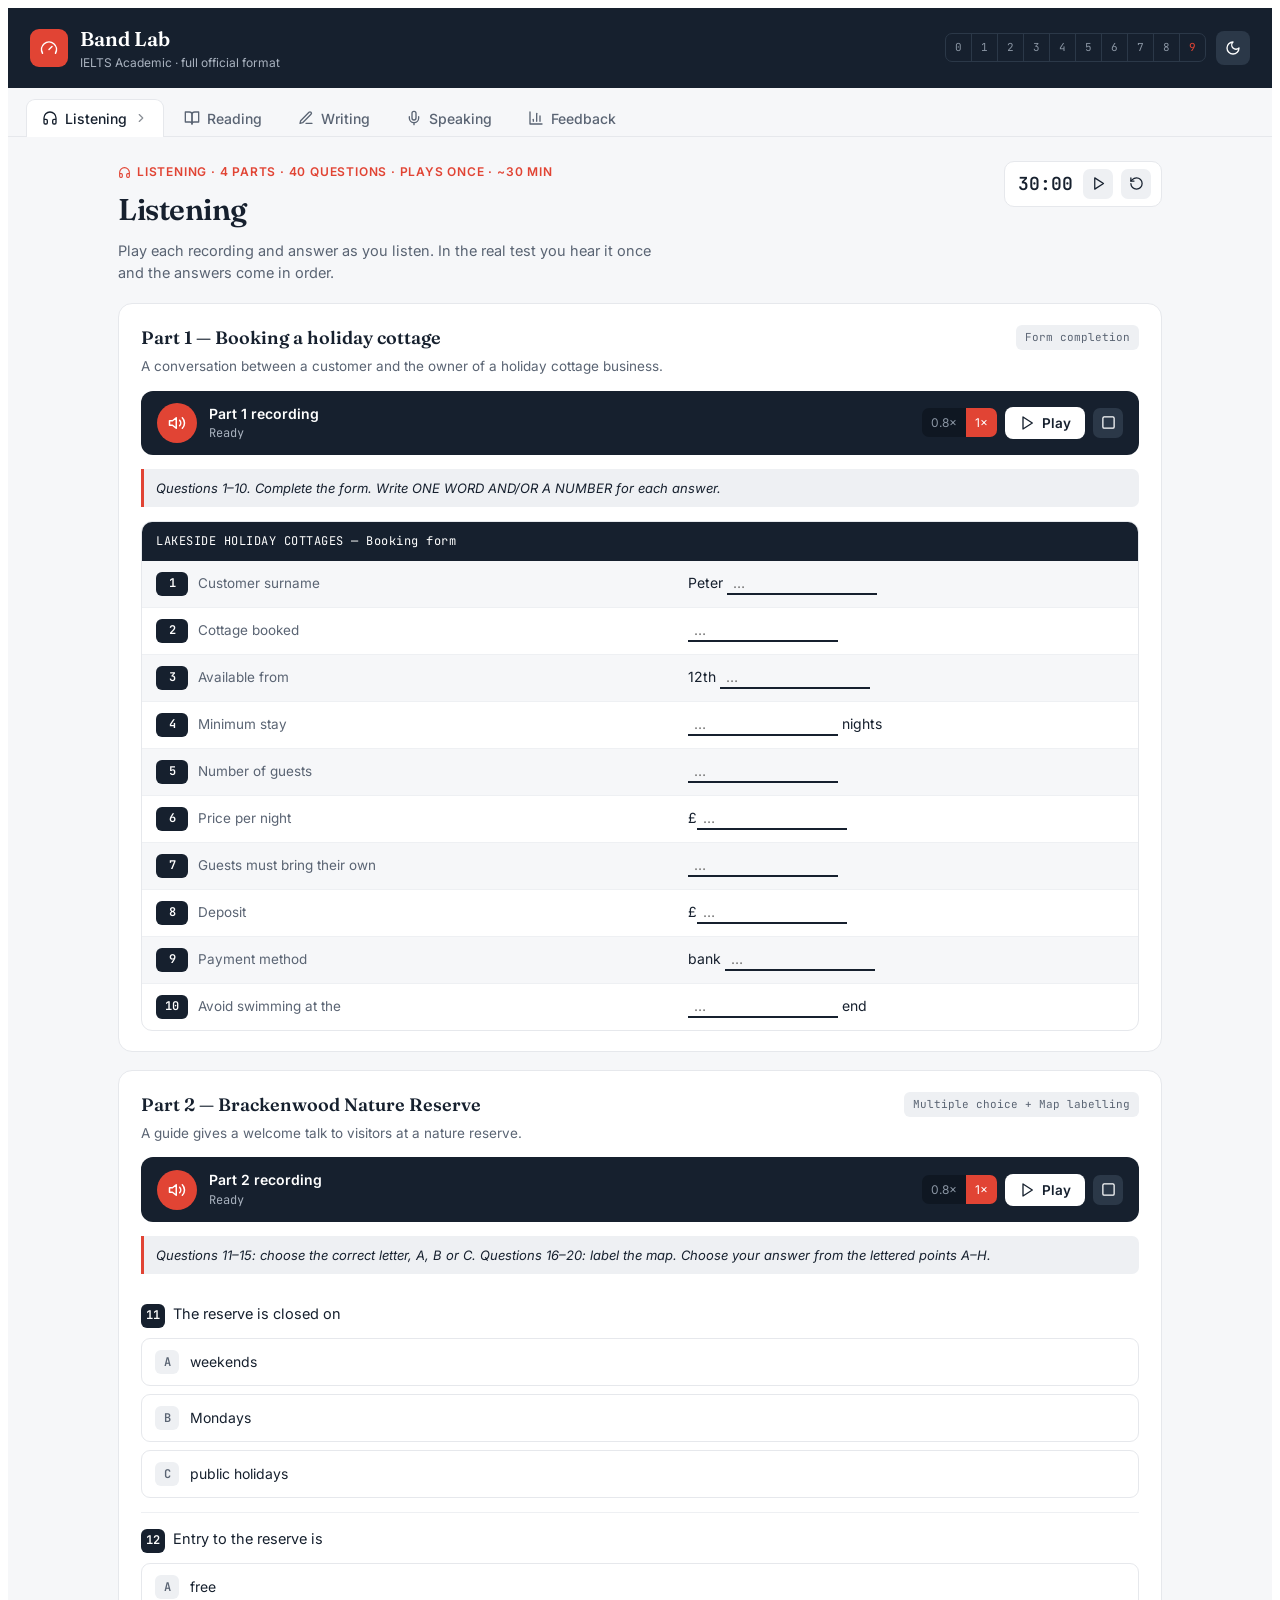
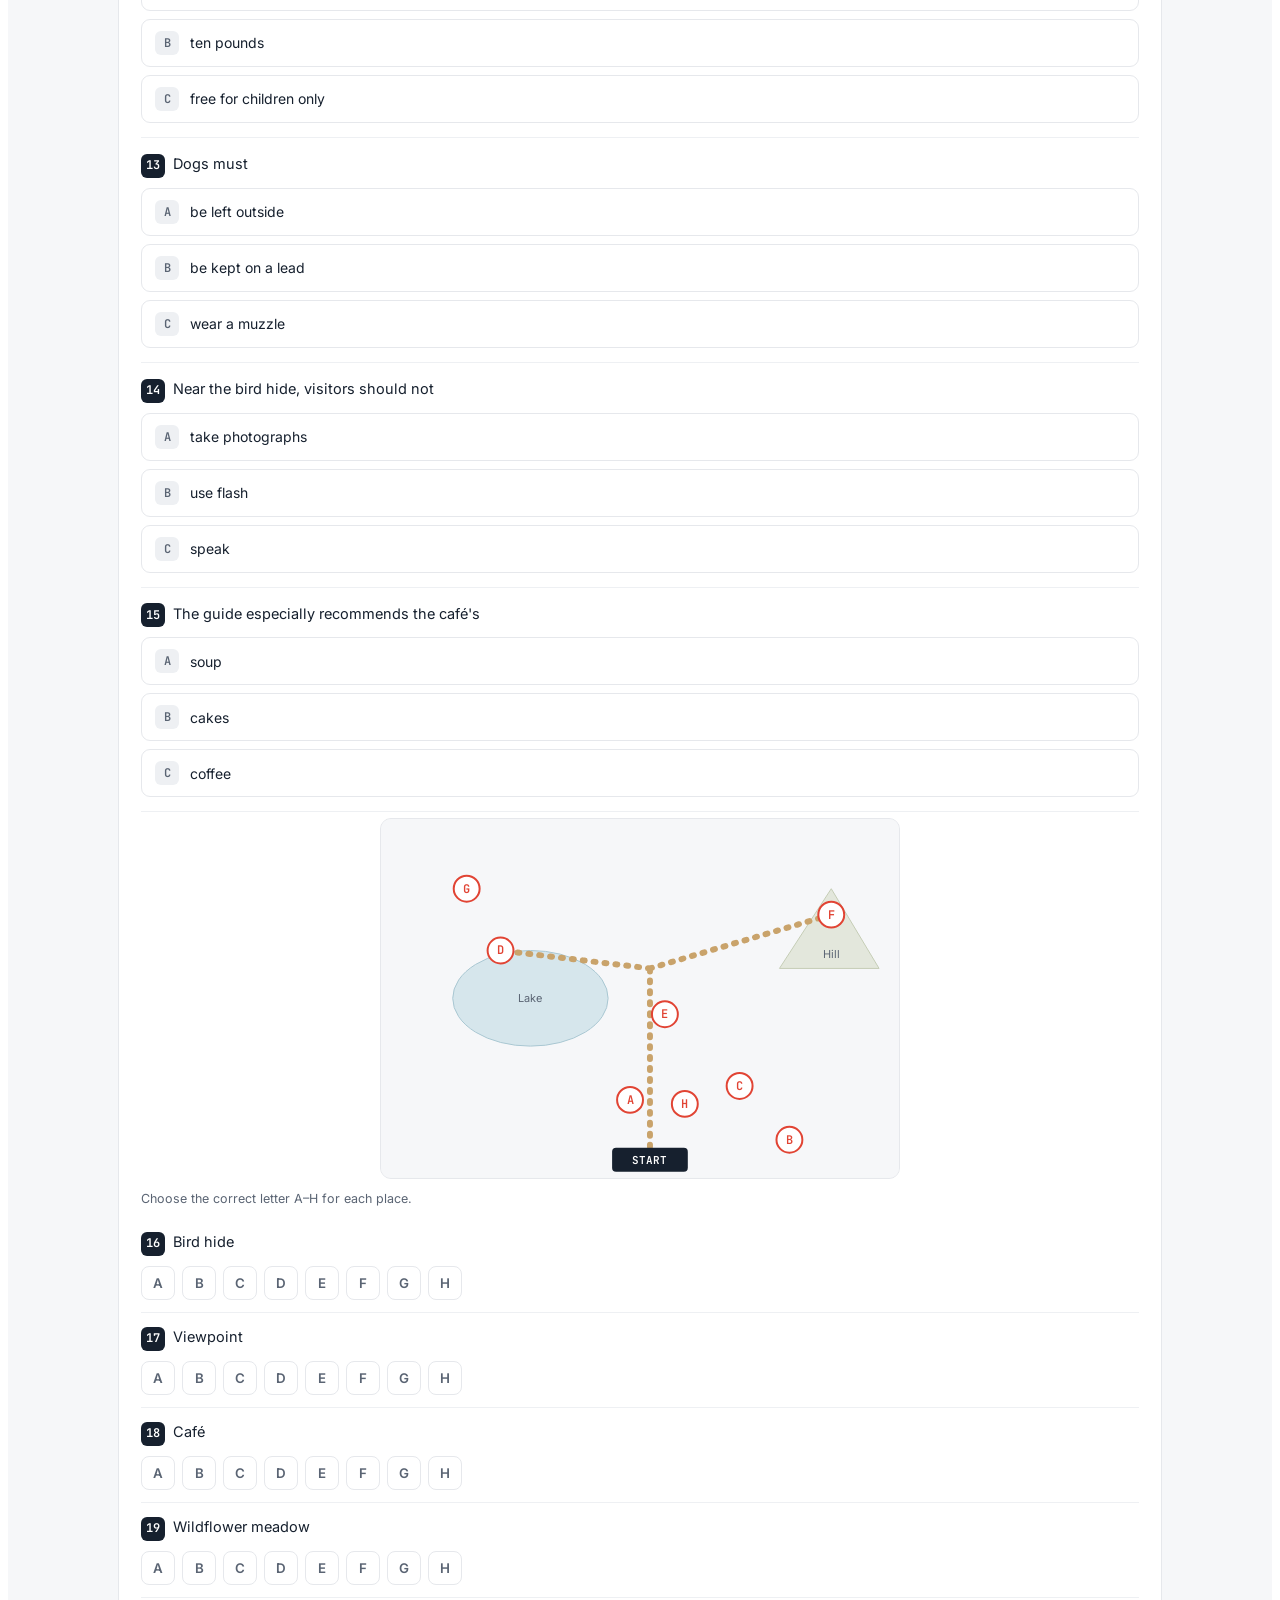
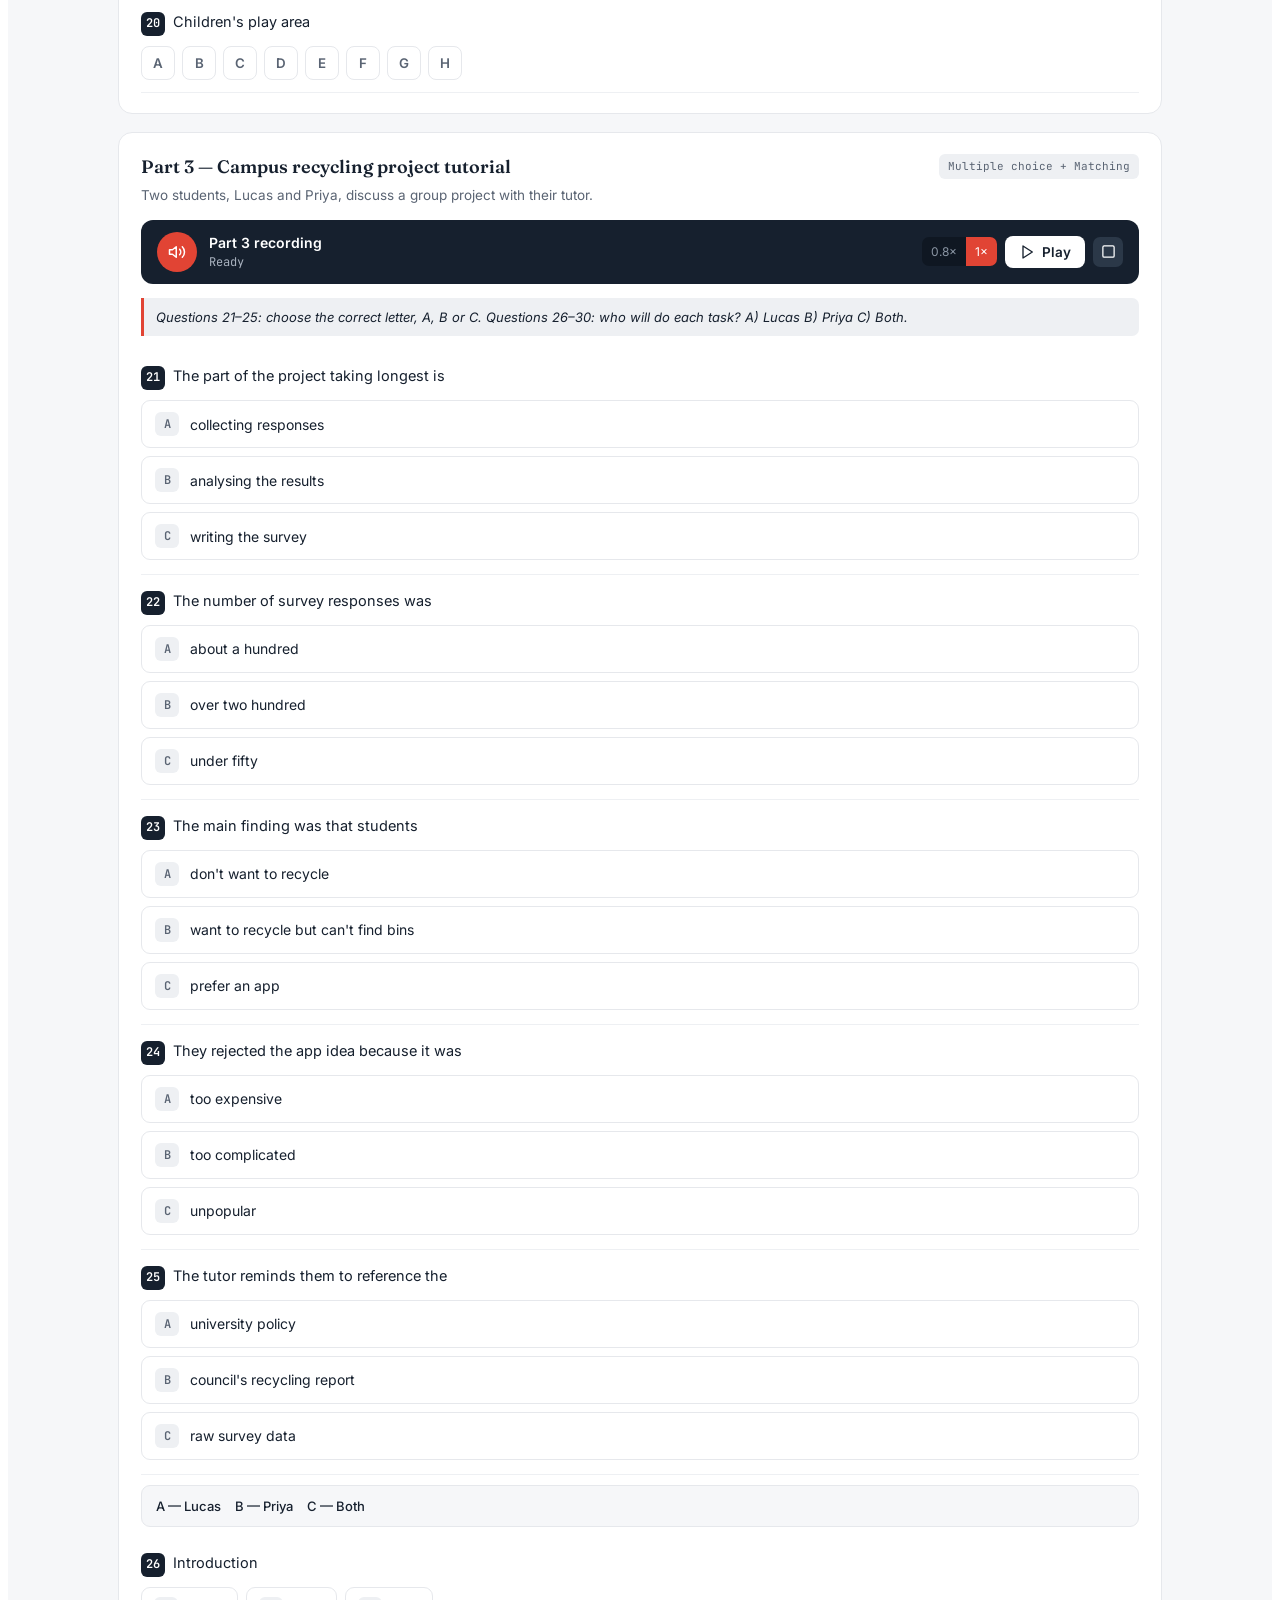
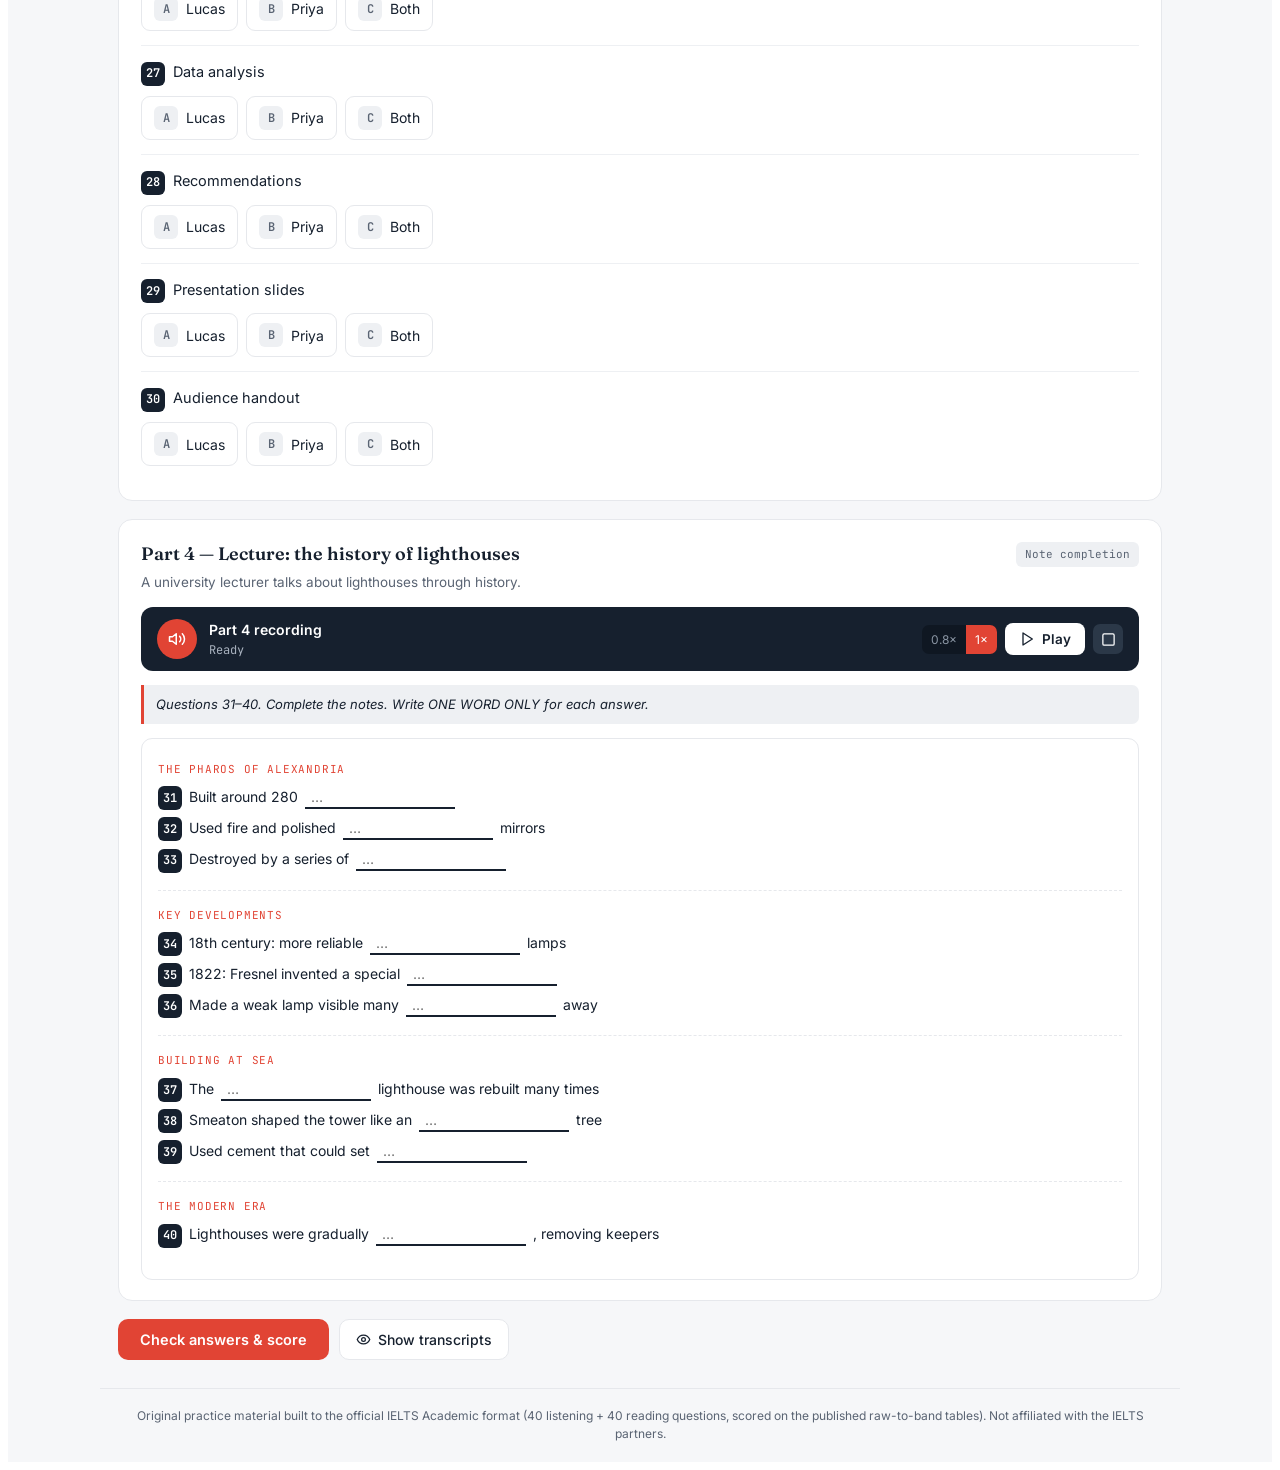
<file: projects/demos/ielts-band-lab/index.html>
<!doctype html>
<html lang="en">
  <head>
    <meta charset="UTF-8" />
    <meta name="viewport" content="width=device-width, initial-scale=1" />
    <meta name="description" content="Free, open-source IELTS Academic practice: Listening, Reading, Writing and Speaking with instant band scores." />
    <title>Band Lab — Free IELTS Academic Practice</title>
    <script type="module" crossorigin src="./assets/index-Pr0gqDo5.js"></script>
  </head>
  <body>
    <div id="root"></div>
  </body>
</html>
</file>
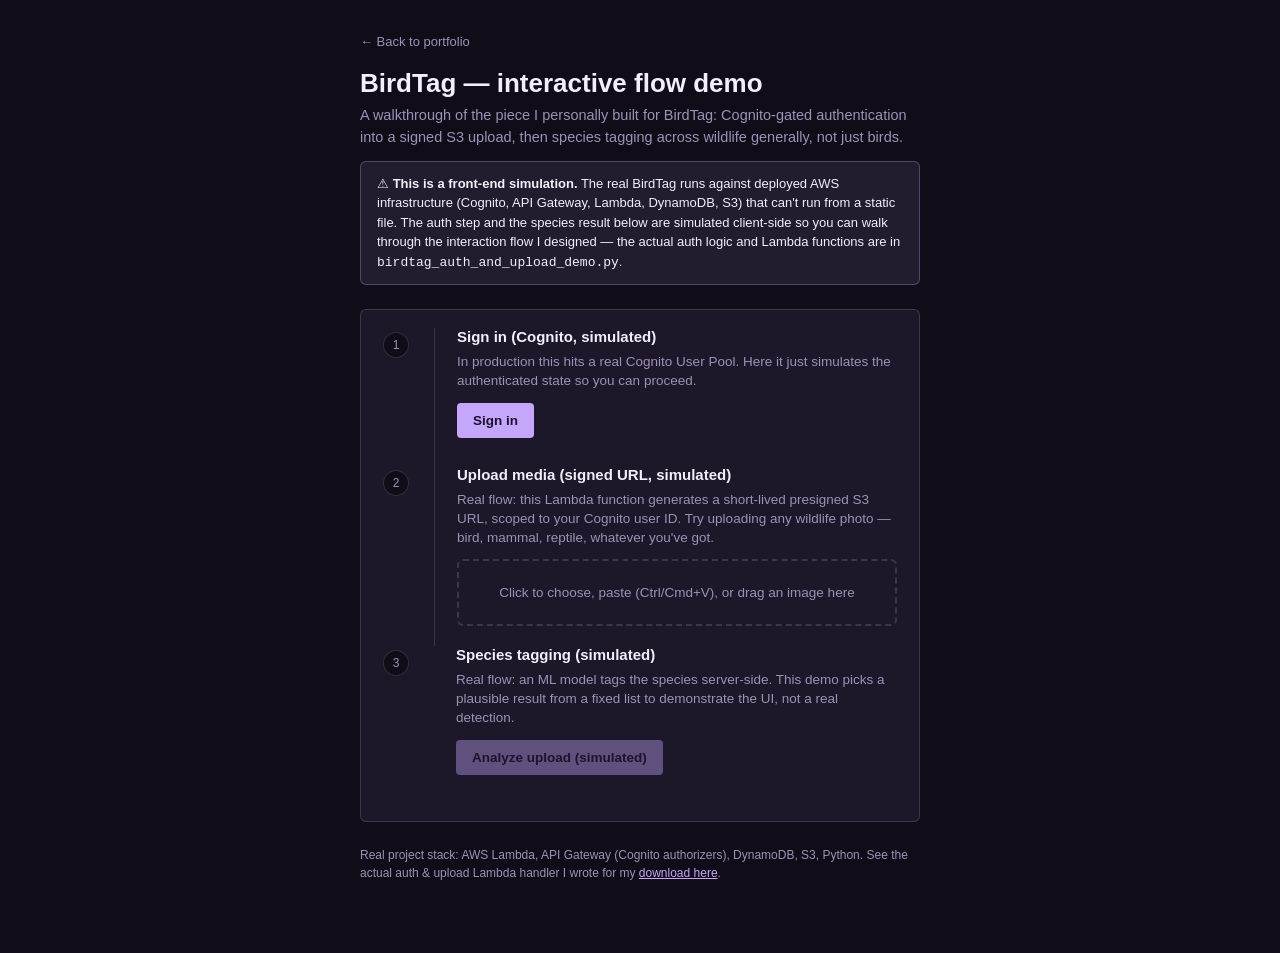
<file: projects/demos/birdtag-demo.html>
<!DOCTYPE html>
<html lang="en">
<head>
<meta charset="UTF-8">
<meta name="viewport" content="width=device-width, initial-scale=1.0">
<title>BirdTag — Interactive Flow Demo</title>
<style>
  :root{
    --bg:#100D18; --bg-panel:#1C1729; --paper:#F3EEFA; --slate:#9E90B8; --line:rgba(255,255,255,0.14);
    --coral:#C4A6FB; --teal:#EDE4FF; --violet:#9B7EDE;
  }
  *{box-sizing:border-box;}
  body{margin:0; background:var(--bg); color:var(--paper); font-family:'Segoe UI', -apple-system, sans-serif; padding:32px 20px 60px;}
  .wrap{max-width:560px; margin:0 auto;}
  a.back{color:var(--slate); text-decoration:none; font-size:13px;}
  h1{font-size:26px; margin:18px 0 6px;}
  p.lead{color:var(--slate); font-size:14.5px; margin:0 0 12px; line-height:1.5;}
  .notice{
    background:rgba(196,166,251,0.1); border:1px solid rgba(196,166,251,0.3); border-radius:6px;
    padding:12px 16px; font-size:13px; color:var(--paper); margin-bottom:24px; line-height:1.5;
  }
  .card{background:var(--bg-panel); border:1px solid var(--line); border-radius:6px; padding:22px; margin-bottom:16px;}
  .step{display:flex; gap:12px; align-items:flex-start; margin-bottom:4px;}
  .step-num{
    width:26px; height:26px; border-radius:50%; background:var(--bg); border:1px solid var(--line);
    display:flex; align-items:center; justify-content:center; font-size:12px; color:var(--slate); flex:none;
  }
  .step-num.done{background:var(--coral); color:#1B1130; border-color:var(--coral);}
  .step-body{flex:1; padding-bottom:20px; border-left:1px solid var(--line); margin-left:13px; padding-left:22px; margin-top:-4px;}
  .step:last-child .step-body{border-left:none;}
  h3{font-size:15px; margin:0 0 8px;}
  p.desc{font-size:13.5px; color:var(--slate); margin:0 0 12px; line-height:1.4;}
  button{
    background:var(--coral); color:#1B1130; border:none; padding:10px 16px; border-radius:4px;
    font-weight:600; font-size:13.5px; cursor:pointer;
  }
  button:disabled{opacity:0.4; cursor:default;}
  input[type="file"]{display:none;}
  .dropzone{
    border:2px dashed var(--line); border-radius:6px; padding:24px; text-align:center;
    cursor:pointer; color:var(--slate); font-size:13.5px;
  }
  .dropzone:hover{border-color:var(--coral); color:var(--paper);}
  .dropzone:focus-visible{outline:2px solid var(--coral); outline-offset:2px; border-color:var(--coral); color:var(--paper);}
  .dropzone.drag-over{border-color:var(--coral); color:var(--paper); background:rgba(196,166,251,0.08);}
  .thumb{max-width:160px; border-radius:4px; margin-top:12px; border:1px solid var(--line);}
  .result{
    border-left:3px solid var(--violet); background:rgba(155,126,222,0.08);
    padding:12px 16px; border-radius:2px; margin-top:14px;
  }
  .result b{display:block; font-size:14.5px; margin-bottom:4px;}
  .result span{font-size:13px; color:var(--slate);}
  .tag-status{
    display:inline-flex; align-items:center; gap:6px; font-size:12.5px; color:var(--teal);
    background:rgba(237,228,255,0.08); border:1px solid rgba(237,228,255,0.25); padding:4px 10px; border-radius:20px;
  }
  .foot{font-size:12px; color:var(--slate); margin-top:24px; line-height:1.5;}
  .sim-badge{
    display:inline-block; font-size:11px; font-weight:700; text-transform:uppercase; letter-spacing:0.04em;
    background:rgba(255,193,7,0.15); color:#FFC107; border:1px solid rgba(255,193,7,0.4);
    padding:3px 9px; border-radius:20px; margin-bottom:8px;
  }
</style>
</head>
<body>
<div class="wrap">
  <a class="back" href="../../index.html">← Back to portfolio</a>
  <h1>BirdTag — interactive flow demo</h1>
  <p class="lead">A walkthrough of the piece I personally built for BirdTag: Cognito-gated authentication into a signed S3 upload, then species tagging across wildlife generally, not just birds.</p>
  <div class="notice">⚠ <b>This is a front-end simulation.</b> The real BirdTag runs against deployed AWS infrastructure (Cognito, API Gateway, Lambda, DynamoDB, S3) that can't run from a static file. The auth step and the species result below are simulated client-side so you can walk through the interaction flow I designed — the actual auth logic and Lambda functions are in <code>birdtag_auth_and_upload_demo.py</code>.</div>

  <div class="card">
    <div class="step">
      <div class="step-num" id="num1">1</div>
      <div class="step-body">
        <h3>Sign in (Cognito, simulated)</h3>
        <p class="desc">In production this hits a real Cognito User Pool. Here it just simulates the authenticated state so you can proceed.</p>
        <button id="signInBtn">Sign in</button>
        <div id="authStatus" style="margin-top:8px;"></div>
      </div>
    </div>

    <div class="step">
      <div class="step-num" id="num2">2</div>
      <div class="step-body">
        <h3>Upload media (signed URL, simulated)</h3>
        <p class="desc">Real flow: this Lambda function generates a short-lived presigned S3 URL, scoped to your Cognito user ID. Try uploading any wildlife photo — bird, mammal, reptile, whatever you've got.</p>
        <div class="dropzone" id="dropzone" tabindex="0">Click to choose, paste (Ctrl/Cmd+V), or drag an image here</div>
        <input type="file" id="fileInput" accept="image/*">
        <img id="thumb" class="thumb" style="display:none;">
      </div>
    </div>

    <div class="step">
      <div class="step-num" id="num3">3</div>
      <div class="step-body">
        <h3>Species tagging (simulated)</h3>
        <p class="desc">Real flow: an ML model tags the species server-side. This demo picks a plausible result from a fixed list to demonstrate the UI, not a real detection.</p>
        <button id="tagBtn" disabled>Analyze upload (simulated)</button>
        <div id="tagResult"></div>
      </div>
    </div>
  </div>

  <p class="foot">Real project stack: AWS Lambda, API Gateway (Cognito authorizers), DynamoDB, S3, Python. See the actual auth &amp; upload Lambda handler I wrote for my <a href="../birdtag_auth_and_upload_demo.py" download style="color:var(--coral);">download here</a>.</p>
</div>

<script>
let signedIn = false;
let uploaded = false;

const SPECIES = [
  { name: "Superb Fairywren", confidence: 0.94 },
  { name: "Rainbow Lorikeet", confidence: 0.89 },
  { name: "Australian Magpie", confidence: 0.91 },
  { name: "Laughing Kookaburra", confidence: 0.87 },
  { name: "Crimson Rosella", confidence: 0.93 },
  { name: "Eastern Grey Kangaroo", confidence: 0.92 },
  { name: "Koala", confidence: 0.96 },
  { name: "Short-beaked Echidna", confidence: 0.85 },
  { name: "Common Wombat", confidence: 0.90 },
  { name: "Sugar Glider", confidence: 0.82 },
];

document.getElementById('signInBtn').addEventListener('click', () => {
  signedIn = true;
  document.getElementById('num1').classList.add('done');
  document.getElementById('num1').textContent = '✓';
  document.getElementById('authStatus').innerHTML = '<span class="tag-status">✓ Authenticated (Cognito token simulated)</span>';
  document.getElementById('signInBtn').disabled = true;
});

const dropzone = document.getElementById('dropzone');
const fileInput = document.getElementById('fileInput');
const thumb = document.getElementById('thumb');
const tagBtn = document.getElementById('tagBtn');

function handleFile(file){
  if (!file || !file.type.startsWith('image/')) return;
  if (!signedIn) { alert('Sign in first — step 1.'); return; }
  thumb.src = URL.createObjectURL(file);
  thumb.style.display = 'block';
  uploaded = true;
  document.getElementById('num2').classList.add('done');
  document.getElementById('num2').textContent = '✓';
  tagBtn.disabled = false;
}

dropzone.addEventListener('click', () => {
  if (!signedIn) { alert('Sign in first — step 1.'); return; }
  fileInput.click();
});
fileInput.addEventListener('change', (e) => {
  if (e.target.files.length) handleFile(e.target.files[0]);
});

// Paste an image straight in (Ctrl/Cmd+V) — focus the dropzone first, or
// just paste anywhere on the page once you're signed in.
document.addEventListener('paste', (e) => {
  const items = e.clipboardData && e.clipboardData.items;
  if (!items) return;
  for (const item of items) {
    if (item.type.startsWith('image/')) {
      e.preventDefault();
      handleFile(item.getAsFile());
      break;
    }
  }
});

// Drag-and-drop works the same way, since it's the same underlying flow.
['dragover', 'dragenter'].forEach(evt => dropzone.addEventListener(evt, (e) => {
  e.preventDefault();
  dropzone.classList.add('drag-over');
}));
['dragleave', 'dragend', 'drop'].forEach(evt => dropzone.addEventListener(evt, () => {
  dropzone.classList.remove('drag-over');
}));
dropzone.addEventListener('drop', (e) => {
  e.preventDefault();
  if (e.dataTransfer.files.length) handleFile(e.dataTransfer.files[0]);
});

tagBtn.addEventListener('click', () => {
  const pick = SPECIES[Math.floor(Math.random() * SPECIES.length)];
  document.getElementById('num3').classList.add('done');
  document.getElementById('num3').textContent = '✓';
  document.getElementById('tagResult').innerHTML = `
    <div class="result">
      <span class="sim-badge">🎲 Randomly simulated, not real detection</span>
      <b>Tagged: ${pick.name}</b>
      <span>Confidence: ${(pick.confidence * 100).toFixed(0)}% — this is picked at random from a fixed list to show the UI, not analyzed from your actual photo. Real species detection runs server-side against deployed AWS infrastructure (see the notice at the top of this page).</span>
    </div>`;
});
</script>
</body>
</html>
</file>
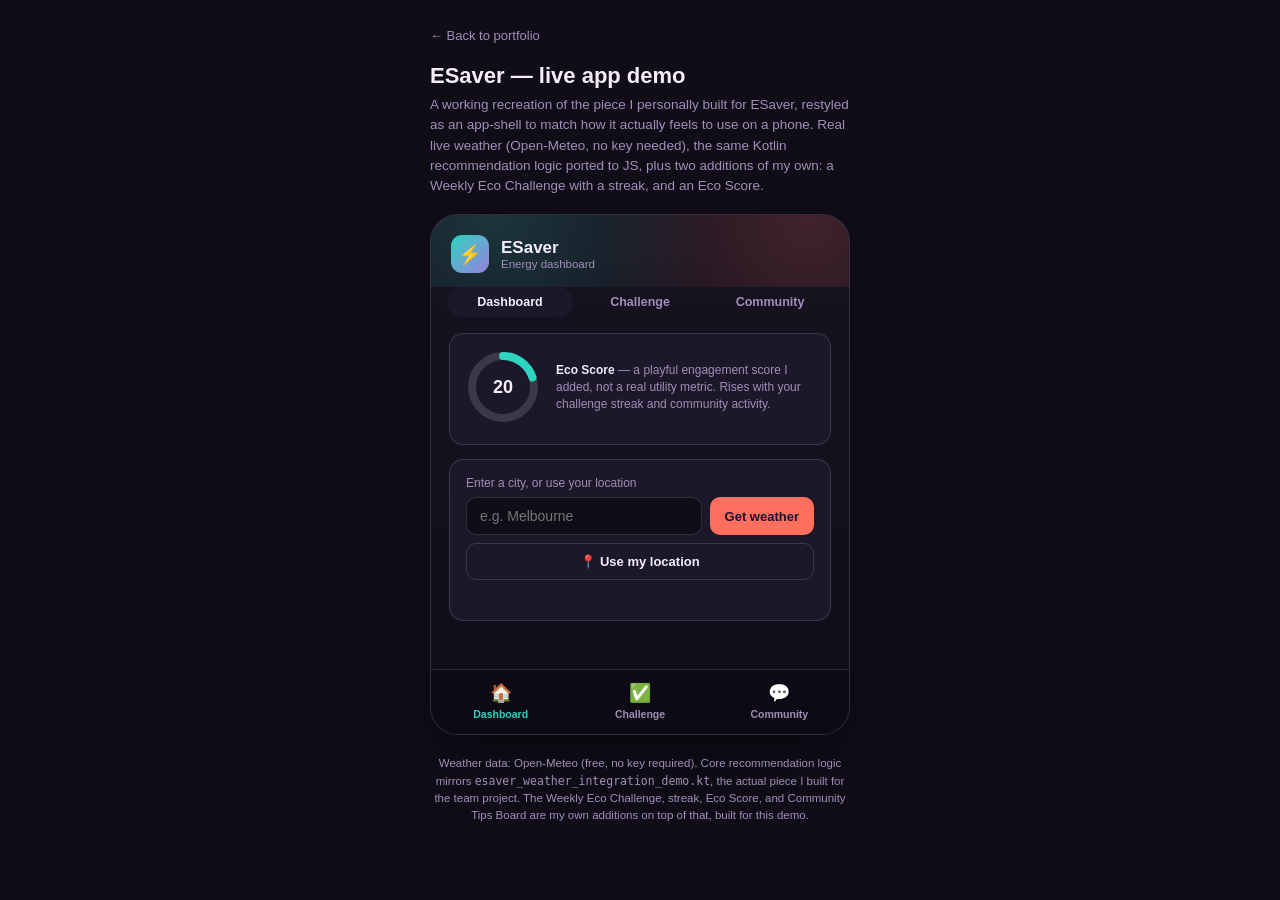
<file: projects/demos/esaver-demo.html>
<!DOCTYPE html>
<html lang="en">
<head>
<meta charset="UTF-8">
<meta name="viewport" content="width=device-width, initial-scale=1.0">
<title>ESaver — Live Weather-to-Tips Demo</title>
<style>
  :root{
    --bg:#100D18; --bg-panel:#1C1729; --paper:#F3EEFA; --slate:#9E90B8; --line:rgba(255,255,255,0.14);
    --coral:#FF6F5E; --amber:#FFCB73; --teal:#2DD4BF; --violet:#9B7EDE; --green:#4ADE80;
  }
  *{box-sizing:border-box;}
  body{
    margin:0; background:var(--bg); color:var(--paper); font-family:'Segoe UI', -apple-system, sans-serif;
    padding:28px 16px 60px; display:flex; flex-direction:column; align-items:center;
  }
  a.back{color:var(--slate); text-decoration:none; font-size:13px; align-self:flex-start; max-width:420px; width:100%; margin:0 auto 14px;}
  .intro{max-width:420px; width:100%; margin:0 auto 18px;}
  .intro h1{font-size:22px; margin:6px 0 6px;}
  .intro p{color:var(--slate); font-size:13.5px; line-height:1.5; margin:0;}

  /* ---- phone-app shell ---- */
  .phone{
    width:100%; max-width:420px; background:linear-gradient(180deg, #17121F, #100D18);
    border:1px solid var(--line); border-radius:28px; overflow:hidden;
    box-shadow:0 30px 60px -20px rgba(0,0,0,0.6); display:flex; flex-direction:column;
  }
  .app-bar{
    padding:20px 20px 14px; display:flex; align-items:center; gap:12px;
    background:radial-gradient(circle at 15% 0%, rgba(45,212,191,0.18), transparent 60%), radial-gradient(circle at 90% 10%, rgba(255,111,94,0.18), transparent 55%);
  }
  .app-icon{
    width:38px; height:38px; border-radius:11px; background:linear-gradient(135deg, var(--teal), var(--violet));
    display:flex; align-items:center; justify-content:center; font-size:19px; flex:none;
  }
  .app-title{font-weight:700; font-size:17px;}
  .app-sub{font-size:11.5px; color:var(--slate);}

  .tabs{display:flex; gap:4px; padding:0 16px 12px;}
  .tab-btn{
    flex:1; background:transparent; border:none; color:var(--slate); font-size:12.5px; font-weight:600;
    padding:8px 6px; border-radius:20px; cursor:pointer; text-align:center;
  }
  .tab-btn.active{background:var(--bg-panel); color:var(--paper);}

  .tab-panel{display:none; padding:4px 18px 18px; min-height:340px;}
  .tab-panel.active{display:block;}

  .card{background:var(--bg-panel); border:1px solid var(--line); border-radius:14px; padding:16px; margin-bottom:14px;}
  label{display:block; font-size:12px; color:var(--slate); margin-bottom:7px;}
  .row{display:flex; gap:8px; flex-wrap:wrap;}
  input[type="text"]{
    flex:1; min-width:120px; background:var(--bg); border:1px solid var(--line); color:var(--paper);
    padding:10px 13px; border-radius:10px; font-size:14px;
  }
  button{
    background:var(--coral); color:#1B1130; border:none; padding:10px 15px; border-radius:10px;
    font-weight:700; font-size:13px; cursor:pointer;
  }
  button.secondary{background:transparent; border:1px solid var(--line); color:var(--paper);}
  button:disabled{opacity:0.5; cursor:default;}
  .status{font-size:12.5px; color:var(--slate); margin-top:8px; min-height:16px;}

  /* eco score gauge */
  .score-row{display:flex; align-items:center; gap:16px; margin-bottom:4px;}
  .gauge{position:relative; width:74px; height:74px; flex:none;}
  .gauge svg{transform:rotate(-90deg);}
  .gauge .track{fill:none; stroke:var(--line); stroke-width:8;}
  .gauge .fill{fill:none; stroke:var(--teal); stroke-width:8; stroke-linecap:round; transition:stroke-dashoffset .5s ease;}
  .gauge .num{position:absolute; inset:0; display:flex; align-items:center; justify-content:center; font-weight:800; font-size:18px;}
  .score-label{font-size:12px; color:var(--slate); line-height:1.4;}
  .score-label b{color:var(--paper);}

  .weather-now{display:flex; align-items:baseline; gap:12px; margin:8px 0 4px;}
  .weather-now .temp{font-size:38px; font-weight:800; color:var(--coral);}
  .weather-now .cond{font-size:13.5px; color:var(--slate);}
  .place{color:var(--slate); font-size:12px; margin-bottom:2px;}
  .humid{font-size:12.5px; color:var(--slate); margin-bottom:12px;}

  .tip{
    border-left:3px solid var(--violet); background:rgba(155,126,222,0.08);
    padding:10px 13px; border-radius:2px; margin-bottom:8px;
  }
  .tip b{display:block; font-size:13.5px; margin-bottom:2px;}
  .tip span{font-size:12.5px; color:var(--slate); line-height:1.4;}
  .tip.standby{border-left-color:var(--amber); background:rgba(255,203,115,0.08);}
  .tip.timeofday{border-left-color:var(--teal); background:rgba(45,212,191,0.08);}

  .notice{
    background:rgba(155,126,222,0.1); border:1px solid rgba(155,126,222,0.3); border-radius:10px;
    padding:10px 13px; font-size:12px; color:var(--paper); margin-bottom:12px; line-height:1.5;
  }

  /* challenge tab */
  .streak-banner{
    display:flex; align-items:center; gap:12px; background:linear-gradient(100deg, rgba(255,111,94,0.18), rgba(255,203,115,0.14));
    border:1px solid rgba(255,203,115,0.35); border-radius:14px; padding:14px 16px; margin-bottom:14px;
  }
  .streak-flame{font-size:26px;}
  .streak-num{font-size:22px; font-weight:800;}
  .streak-note{font-size:11.5px; color:var(--slate);}
  .progress-track{background:var(--bg); border-radius:20px; height:7px; overflow:hidden; margin:10px 0 14px;}
  .progress-fill{height:100%; background:var(--green); border-radius:20px; transition:width .3s ease;}
  .challenge-item{
    display:flex; align-items:center; gap:11px; padding:11px 4px; border-bottom:1px solid var(--line);
    cursor:pointer; user-select:none;
  }
  .challenge-item:last-child{border-bottom:none;}
  .chk{
    width:22px; height:22px; border-radius:7px; border:2px solid var(--line); flex:none;
    display:flex; align-items:center; justify-content:center; font-size:13px; color:transparent;
  }
  .challenge-item.done .chk{background:var(--green); border-color:var(--green); color:#0D0A16;}
  .challenge-item.done .ctext{color:var(--slate); text-decoration:line-through;}
  .ctext{font-size:13.5px;}

  /* community tab */
  textarea{
    width:100%; min-height:60px; background:var(--bg); border:1px solid var(--line); color:var(--paper);
    padding:10px 13px; border-radius:10px; font-size:13.5px; font-family:inherit; resize:vertical;
  }
  select{
    background:var(--bg); border:1px solid var(--line); color:var(--paper);
    padding:9px 11px; border-radius:10px; font-size:13px;
  }
  .post-card{background:var(--bg); border:1px solid var(--line); border-radius:12px; padding:13px 15px; margin-bottom:9px;}
  .post-top{display:flex; justify-content:space-between; align-items:center; margin-bottom:5px;}
  .post-cat{
    font-size:10.5px; font-weight:700; text-transform:uppercase; letter-spacing:0.03em;
    background:rgba(155,126,222,0.18); color:var(--violet); padding:3px 8px; border-radius:20px;
  }
  .post-time{font-size:11px; color:var(--slate);}
  .post-body{font-size:13.5px; line-height:1.45; margin-bottom:9px;}
  .post-actions{display:flex; align-items:center; gap:12px;}
  .upvote{
    background:transparent; border:1px solid var(--line); color:var(--paper);
    padding:5px 11px; border-radius:20px; font-size:12px; font-weight:600; margin:0; display:flex; align-items:center; gap:5px;
  }
  .upvote:hover{border-color:var(--coral);}
  .upvote.voted{border-color:var(--coral); color:var(--coral);}
  .delete-own{background:none; border:none; color:var(--slate); font-size:11.5px; padding:0; cursor:pointer; text-decoration:underline;}
  .empty-note{color:var(--slate); font-size:13px; padding:8px 0;}
  .board-head{display:flex; align-items:center; gap:10px; margin:14px 0 8px;}
  .board-head label{margin:0; white-space:nowrap;}
  select#sortTips{margin-left:auto;}

  /* bottom nav */
  .bottom-nav{display:flex; border-top:1px solid var(--line); background:#0D0A16;}
  .nav-btn{
    flex:1; background:none; border:none; color:var(--slate); padding:12px 4px 14px; font-size:10.5px;
    display:flex; flex-direction:column; align-items:center; gap:4px; cursor:pointer; border-radius:0;
  }
  .nav-btn .icon{font-size:18px;}
  .nav-btn.active{color:var(--teal);}

  .foot{font-size:11.5px; color:var(--slate); margin-top:20px; line-height:1.5; max-width:420px; text-align:center;}
</style>
</head>
<body>
<a class="back" href="../../index.html">← Back to portfolio</a>
<div class="intro">
  <h1>ESaver — live app demo</h1>
  <p>A working recreation of the piece I personally built for ESaver, restyled as an app-shell to match how it actually feels to use on a phone. Real live weather (Open-Meteo, no key needed), the same Kotlin recommendation logic ported to JS, plus two additions of my own: a Weekly Eco Challenge with a streak, and an Eco Score.</p>
</div>

<div class="phone">
  <div class="app-bar">
    <div class="app-icon">⚡</div>
    <div>
      <div class="app-title">ESaver</div>
      <div class="app-sub">Energy dashboard</div>
    </div>
  </div>

  <div class="tabs">
    <button class="tab-btn active" data-tab="dashboard">Dashboard</button>
    <button class="tab-btn" data-tab="challenge">Challenge</button>
    <button class="tab-btn" data-tab="community">Community</button>
  </div>

  <!-- DASHBOARD -->
  <div class="tab-panel active" id="panel-dashboard">
    <div class="card">
      <div class="score-row">
        <div class="gauge">
          <svg width="74" height="74" viewBox="0 0 74 74">
            <circle class="track" cx="37" cy="37" r="31"></circle>
            <circle class="fill" id="scoreRing" cx="37" cy="37" r="31" stroke-dasharray="194.8" stroke-dashoffset="194.8"></circle>
          </svg>
          <div class="num" id="scoreNum">0</div>
        </div>
        <div class="score-label">
          <b>Eco Score</b> — a playful engagement score I added, not a real utility metric. Rises with your challenge streak and community activity.
        </div>
      </div>
    </div>

    <div class="card">
      <label for="city">Enter a city, or use your location</label>
      <div class="row">
        <input type="text" id="city" placeholder="e.g. Melbourne" />
        <button id="searchBtn">Get weather</button>
      </div>
      <div class="row" style="margin-top:8px;">
        <button id="geoBtn" class="secondary" style="width:100%;">📍 Use my location</button>
      </div>
      <div class="status" id="status"></div>
    </div>

    <div class="card" id="resultCard" style="display:none;">
      <div class="place" id="placeName"></div>
      <div class="weather-now">
        <span class="temp" id="tempOut">--°</span>
        <span class="cond" id="condOut"></span>
      </div>
      <div class="humid" id="humidityOut"></div>
      <div id="tipsOut"></div>
    </div>
  </div>

  <!-- CHALLENGE -->
  <div class="tab-panel" id="panel-challenge">
    <div class="streak-banner">
      <div class="streak-flame">🔥</div>
      <div>
        <div class="streak-num"><span id="streakNum">0</span>-day streak</div>
        <div class="streak-note">Complete at least 3 of 5 actions a day to keep it going</div>
      </div>
    </div>
    <div class="notice">My own addition — not part of the original ESaver app. A daily checklist to turn the tips into habits, with a streak so it's not just a one-off list.</div>
    <div class="progress-track"><div class="progress-fill" id="challengeProgress" style="width:0%;"></div></div>
    <div id="challengeList"></div>
  </div>

  <!-- COMMUNITY -->
  <div class="tab-panel" id="panel-community">
    <div class="notice">ℹ The real app syncs this across all users in real time via Firestore. This demo's board is <b>local to your browser</b> (localStorage) — a genuinely working, honestly-scoped recreation, not a live shared chat.</div>
    <div class="card">
      <label for="tipText">Share a tip with the community</label>
      <textarea id="tipText" placeholder="e.g. Running the dishwasher on eco mode after 9pm cut our bill noticeably…" maxlength="240"></textarea>
      <div class="row" style="margin-top:9px; align-items:center;">
        <select id="tipCategory">
          <option>Cooling</option>
          <option>Heating</option>
          <option>Water heating</option>
          <option>Standby power</option>
          <option>Smart habits</option>
          <option>Lighting</option>
          <option>Appliances</option>
          <option>General</option>
        </select>
        <button id="postTipBtn">Post tip</button>
      </div>
      <div class="status" id="postStatus"></div>
    </div>
    <div class="board-head">
      <label>Sorted by</label>
      <select id="sortTips">
        <option value="top">Most upvoted</option>
        <option value="new">Newest first</option>
      </select>
    </div>
    <div id="tipsBoard"></div>
  </div>

  <div class="bottom-nav">
    <button class="nav-btn active" data-tab="dashboard"><span class="icon">🏠</span>Dashboard</button>
    <button class="nav-btn" data-tab="challenge"><span class="icon">✅</span>Challenge</button>
    <button class="nav-btn" data-tab="community"><span class="icon">💬</span>Community</button>
  </div>
</div>

<p class="foot">Weather data: Open-Meteo (free, no key required). Core recommendation logic mirrors <code>esaver_weather_integration_demo.kt</code>, the actual piece I built for the team project. The Weekly Eco Challenge, streak, Eco Score, and Community Tips Board are my own additions on top of that, built for this demo.</p>

<script>
/* ---------------- Tab switching (top tabs + bottom nav stay in sync) ---------------- */
function setTab(name) {
  document.querySelectorAll('.tab-btn').forEach(b => b.classList.toggle('active', b.dataset.tab === name));
  document.querySelectorAll('.nav-btn').forEach(b => b.classList.toggle('active', b.dataset.tab === name));
  document.querySelectorAll('.tab-panel').forEach(p => p.classList.toggle('active', p.id === `panel-${name}`));
}
document.querySelectorAll('.tab-btn, .nav-btn').forEach(btn => {
  btn.addEventListener('click', () => setTab(btn.dataset.tab));
});

/* ---------------- Weather + tips (core, ported from the Kotlin recommendation engine) ---------------- */
const statusEl = document.getElementById('status');
const resultCard = document.getElementById('resultCard');
const placeName = document.getElementById('placeName');
const tempOut = document.getElementById('tempOut');
const condOut = document.getElementById('condOut');
const humidityOut = document.getElementById('humidityOut');
const tipsOut = document.getElementById('tipsOut');

let lastWeatherFetched = false;

function weatherCodeToCondition(code) {
  if ([0].includes(code)) return "Clear";
  if ([1,2,3].includes(code)) return "Partly cloudy";
  if ([45,48].includes(code)) return "Foggy";
  if ([51,53,55,56,57].includes(code)) return "Drizzle";
  if ([61,63,65,66,67,80,81,82].includes(code)) return "Rain";
  if ([71,73,75,77,85,86].includes(code)) return "Snow";
  if ([95,96,99].includes(code)) return "Thunderstorm";
  return "Unknown";
}

// Same core logic as RecommendationEngine.tipsFor() in the Kotlin source, ported to JS,
// extended here with a standby-power tip (always relevant) and a time-of-day tip (new).
function tipsFor(tempC, humidity, condition) {
  const tips = [];

  if (tempC >= 28) {
    tips.push({ title: "Cool smart, not hard", detail: "Set aircon to 24–25°C instead of full blast — each extra degree saves roughly 5–8% on cooling energy.", cls: "" });
  } else if (tempC <= 12) {
    tips.push({ title: "Layer before you heat", detail: "It's cold enough that a jumper + closed curtains often beats reaching for the heater.", cls: "" });
  } else {
    tips.push({ title: "Good day to go natural", detail: "Mild weather today — open windows for airflow instead of running AC or heating.", cls: "" });
  }

  if (humidity >= 70) {
    tips.push({ title: "Watch the humidity", detail: "High humidity makes rooms feel hotter than the thermometer says — a fan often beats extra aircon.", cls: "" });
  }

  if (condition.toLowerCase().includes("clear")) {
    tips.push({ title: "Free daylight", detail: "Clear skies — a good day to skip the lights and rely on natural light where you can.", cls: "" });
  }

  const hour = new Date().getHours();
  if (hour >= 22 || hour < 6) {
    tips.push({ title: "Off-peak window", detail: "Late night is usually the cheapest electricity window — a good time for the dishwasher or a laundry load if it can wait.", cls: "timeofday" });
  } else if (hour >= 14 && hour <= 20) {
    tips.push({ title: "Peak-hours heads up", detail: "This is typically peak-demand time — delaying one big appliance run by a few hours can make a real difference.", cls: "timeofday" });
  }

  tips.push({ title: "Standby power adds up", detail: "Devices left on standby can be 5–10% of a household's electricity use — a power board with a switch makes this a one-click habit.", cls: "standby" });

  return tips;
}

function renderResult(place, tempC, humidity, condition) {
  placeName.textContent = place;
  tempOut.textContent = `${Math.round(tempC)}°C`;
  condOut.textContent = condition;
  humidityOut.textContent = `Humidity: ${humidity}%`;

  const tips = tipsFor(tempC, humidity, condition);
  tipsOut.innerHTML = tips.map(t => `<div class="tip ${t.cls}"><b>${t.title}</b><span>${t.detail}</span></div>`).join('');
  resultCard.style.display = 'block';
  lastWeatherFetched = true;
  updateEcoScore();
}

async function fetchWeatherByCoords(lat, lon, label) {
  statusEl.textContent = "Fetching live weather…";
  try {
    const res = await fetch(`https://api.open-meteo.com/v1/forecast?latitude=${lat}&longitude=${lon}&current=temperature_2m,relative_humidity_2m,weather_code`);
    const data = await res.json();
    const cur = data.current;
    renderResult(label, cur.temperature_2m, cur.relative_humidity_2m, weatherCodeToCondition(cur.weather_code));
    statusEl.textContent = "";
  } catch (err) {
    statusEl.textContent = "Couldn't fetch weather right now — try again in a moment.";
  }
}

async function searchCity() {
  const city = document.getElementById('city').value.trim();
  if (!city) { statusEl.textContent = "Type a city name first."; return; }
  statusEl.textContent = "Looking up location…";
  try {
    const geoRes = await fetch(`https://geocoding-api.open-meteo.com/v1/search?name=${encodeURIComponent(city)}&count=1`);
    const geoData = await geoRes.json();
    if (!geoData.results || !geoData.results.length) {
      statusEl.textContent = "Couldn't find that city — try a different spelling.";
      return;
    }
    const r = geoData.results[0];
    await fetchWeatherByCoords(r.latitude, r.longitude, `${r.name}, ${r.country}`);
  } catch (err) {
    statusEl.textContent = "Something went wrong looking that up.";
  }
}

document.getElementById('searchBtn').addEventListener('click', searchCity);
document.getElementById('city').addEventListener('keydown', (e) => { if (e.key === 'Enter') searchCity(); });

document.getElementById('geoBtn').addEventListener('click', () => {
  if (!navigator.geolocation) { statusEl.textContent = "Geolocation isn't available in this browser."; return; }
  statusEl.textContent = "Getting your location…";
  navigator.geolocation.getCurrentPosition(
    (pos) => fetchWeatherByCoords(pos.coords.latitude, pos.coords.longitude, "Your location"),
    () => { statusEl.textContent = "Location access denied — try searching a city instead."; }
  );
});

/* ---------------- Weekly Eco Challenge (new — daily checklist + streak) ---------------- */
const CHALLENGE_ITEMS = [
  "Air-dry one load of laundry instead of the dryer",
  "Unplug or power-board-off idle chargers and devices",
  "Cook with lids on to cut stovetop time",
  "Run the dishwasher/washer only on a full load",
  "Cut one shower short by a couple of minutes",
];
const CHALLENGE_KEY = 'esaver_demo_challenge_v1'; // { "2026-09-15": [0,1,3], ... }

function todayStr() {
  return new Date().toISOString().slice(0, 10);
}
function loadChallengeHistory() {
  try { return JSON.parse(localStorage.getItem(CHALLENGE_KEY) || '{}'); } catch { return {}; }
}
function saveChallengeHistory(h) {
  try { localStorage.setItem(CHALLENGE_KEY, JSON.stringify(h)); } catch {}
}

function computeStreak(history) {
  let streak = 0;
  let cursor = new Date();
  // If today doesn't yet meet the threshold, start counting from yesterday so an
  // in-progress day doesn't break an existing streak while it's still being worked on.
  const todayDone = (history[todayStr()] || []).length;
  if (todayDone < 3) cursor.setDate(cursor.getDate() - 1);
  while (true) {
    const key = cursor.toISOString().slice(0, 10);
    const done = (history[key] || []).length;
    if (done >= 3) { streak++; cursor.setDate(cursor.getDate() - 1); }
    else break;
  }
  return streak;
}

function renderChallenge() {
  const history = loadChallengeHistory();
  const today = todayStr();
  const doneToday = new Set(history[today] || []);

  const list = document.getElementById('challengeList');
  list.innerHTML = CHALLENGE_ITEMS.map((text, i) => `
    <div class="challenge-item${doneToday.has(i) ? ' done' : ''}" data-i="${i}">
      <div class="chk">✓</div>
      <div class="ctext">${text}</div>
    </div>
  `).join('');

  list.querySelectorAll('.challenge-item').forEach(el => {
    el.addEventListener('click', () => {
      const i = Number(el.dataset.i);
      const history = loadChallengeHistory();
      const set = new Set(history[today] || []);
      if (set.has(i)) set.delete(i); else set.add(i);
      history[today] = [...set];
      saveChallengeHistory(history);
      renderChallenge();
      updateEcoScore();
    });
  });

  const pct = Math.round((doneToday.size / CHALLENGE_ITEMS.length) * 100);
  document.getElementById('challengeProgress').style.width = `${pct}%`;
  document.getElementById('streakNum').textContent = computeStreak(history);
}

/* ---------------- Eco Score (new — playful composite of streak + community activity) ---------------- */
function updateEcoScore() {
  const history = loadChallengeHistory();
  const todayDone = (history[todayStr()] || []).length;
  const streak = computeStreak(history);

  const ownPosts = loadOwn ? loadOwn().size : 0;
  const votesCast = loadVoted ? loadVoted().size : 0;

  let score = 20;
  if (lastWeatherFetched) score += 10;
  score += Math.min(streak * 4, 24);
  score += (todayDone / CHALLENGE_ITEMS.length) * 26;
  score += Math.min(ownPosts * 6 + votesCast * 3, 20);
  score = Math.max(0, Math.min(100, Math.round(score)));

  const circumference = 2 * Math.PI * 31;
  const ring = document.getElementById('scoreRing');
  ring.setAttribute('stroke-dasharray', circumference.toFixed(1));
  ring.setAttribute('stroke-dashoffset', (circumference * (1 - score / 100)).toFixed(1));
  document.getElementById('scoreNum').textContent = score;
}

/* ---------------- Community Tips Board (local-only recreation of the real app's Firestore chat) ---------------- */
const TIPS_KEY = 'esaver_demo_tips_v2';
const VOTED_KEY = 'esaver_demo_voted_v2';
const OWN_KEY = 'esaver_demo_own_v2';

const SEED_TIPS = [
  { id: 'seed1', text: "Running the dishwasher on eco mode after 9pm cut our bill more than I expected — off-peak rates plus lower heat cycle.", category: "Appliances", votes: 14, ts: Date.now() - 1000*60*60*24*6 },
  { id: 'seed2', text: "Closing blinds on the west-facing windows by 2pm in summer keeps the whole unit noticeably cooler before the aircon even kicks in.", category: "Cooling", votes: 11, ts: Date.now() - 1000*60*60*24*3 },
  { id: 'seed3', text: "Swapped five downlights to LED and the difference showed up on the very next bill — small change, easiest win on this list.", category: "Lighting", votes: 9, ts: Date.now() - 1000*60*60*24 },
  { id: 'seed4', text: "Set the hot water system timer to skip the 2-4pm peak window — didn't notice any difference except the bill.", category: "Water heating", votes: 7, ts: Date.now() - 1000*60*60*30 },
  { id: 'seed5', text: "Put the TV, console and modem on one power board with a physical switch — one flick before bed instead of hunting down chargers.", category: "Standby power", votes: 5, ts: Date.now() - 1000*60*60*10 },
];

function loadTips() {
  try {
    const raw = localStorage.getItem(TIPS_KEY);
    return raw ? JSON.parse(raw) : SEED_TIPS.slice();
  } catch { return SEED_TIPS.slice(); }
}
function saveTips(tips) {
  try { localStorage.setItem(TIPS_KEY, JSON.stringify(tips)); } catch {}
}
function loadVoted() {
  try { return new Set(JSON.parse(localStorage.getItem(VOTED_KEY) || '[]')); } catch { return new Set(); }
}
function saveVoted(set) {
  try { localStorage.setItem(VOTED_KEY, JSON.stringify([...set])); } catch {}
}
function loadOwn() {
  try { return new Set(JSON.parse(localStorage.getItem(OWN_KEY) || '[]')); } catch { return new Set(); }
}
function saveOwn(set) {
  try { localStorage.setItem(OWN_KEY, JSON.stringify([...set])); } catch {}
}

function timeAgo(ts) {
  const diffMin = Math.round((Date.now() - ts) / 60000);
  if (diffMin < 1) return "just now";
  if (diffMin < 60) return `${diffMin}m ago`;
  const diffHr = Math.round(diffMin / 60);
  if (diffHr < 24) return `${diffHr}h ago`;
  return `${Math.round(diffHr / 24)}d ago`;
}

function escapeHtml(str) {
  const div = document.createElement('div');
  div.textContent = str;
  return div.innerHTML;
}

function renderBoard() {
  const tips = loadTips();
  const voted = loadVoted();
  const own = loadOwn();
  const sortMode = document.getElementById('sortTips').value;
  const sorted = tips.slice().sort((a, b) => sortMode === 'new' ? b.ts - a.ts : b.votes - a.votes);

  const board = document.getElementById('tipsBoard');
  if (!sorted.length) {
    board.innerHTML = '<div class="empty-note">No tips yet — be the first to share one above.</div>';
    return;
  }
  board.innerHTML = sorted.map(t => `
    <div class="post-card">
      <div class="post-top">
        <span class="post-cat">${escapeHtml(t.category)}</span>
        <span class="post-time">${timeAgo(t.ts)}</span>
      </div>
      <div class="post-body">${escapeHtml(t.text)}</div>
      <div class="post-actions">
        <button class="upvote${voted.has(t.id) ? ' voted' : ''}" data-id="${t.id}">▲ ${t.votes}</button>
        ${own.has(t.id) ? `<button class="delete-own" data-id="${t.id}">Delete</button>` : ''}
      </div>
    </div>
  `).join('');

  board.querySelectorAll('.upvote').forEach(btn => {
    btn.addEventListener('click', () => {
      const id = btn.dataset.id;
      const tips = loadTips();
      const voted = loadVoted();
      const tip = tips.find(t => t.id === id);
      if (!tip) return;
      if (voted.has(id)) {
        tip.votes -= 1;
        voted.delete(id);
      } else {
        tip.votes += 1;
        voted.add(id);
      }
      saveTips(tips);
      saveVoted(voted);
      renderBoard();
      updateEcoScore();
    });
  });

  board.querySelectorAll('.delete-own').forEach(btn => {
    btn.addEventListener('click', () => {
      const id = btn.dataset.id;
      saveTips(loadTips().filter(t => t.id !== id));
      const own = loadOwn();
      own.delete(id);
      saveOwn(own);
      renderBoard();
      updateEcoScore();
    });
  });
}

document.getElementById('postTipBtn').addEventListener('click', () => {
  const textEl = document.getElementById('tipText');
  const text = textEl.value.trim();
  const postStatus = document.getElementById('postStatus');
  if (!text) { postStatus.textContent = "Write a tip first."; return; }
  if (text.length < 10) { postStatus.textContent = "A little more detail helps — try a few more words."; return; }

  const id = 'tip_' + Date.now() + '_' + Math.random().toString(36).slice(2, 8);
  const category = document.getElementById('tipCategory').value;
  const tips = loadTips();
  tips.push({ id, text, category, votes: 0, ts: Date.now() });
  saveTips(tips);

  const own = loadOwn();
  own.add(id);
  saveOwn(own);

  textEl.value = '';
  postStatus.textContent = "Posted ✓ (saved to this browser only)";
  renderBoard();
  updateEcoScore();
});

document.getElementById('sortTips').addEventListener('change', renderBoard);

/* ---------------- init ---------------- */
renderBoard();
renderChallenge();
updateEcoScore();
</script>
</body>
</html>
</file>
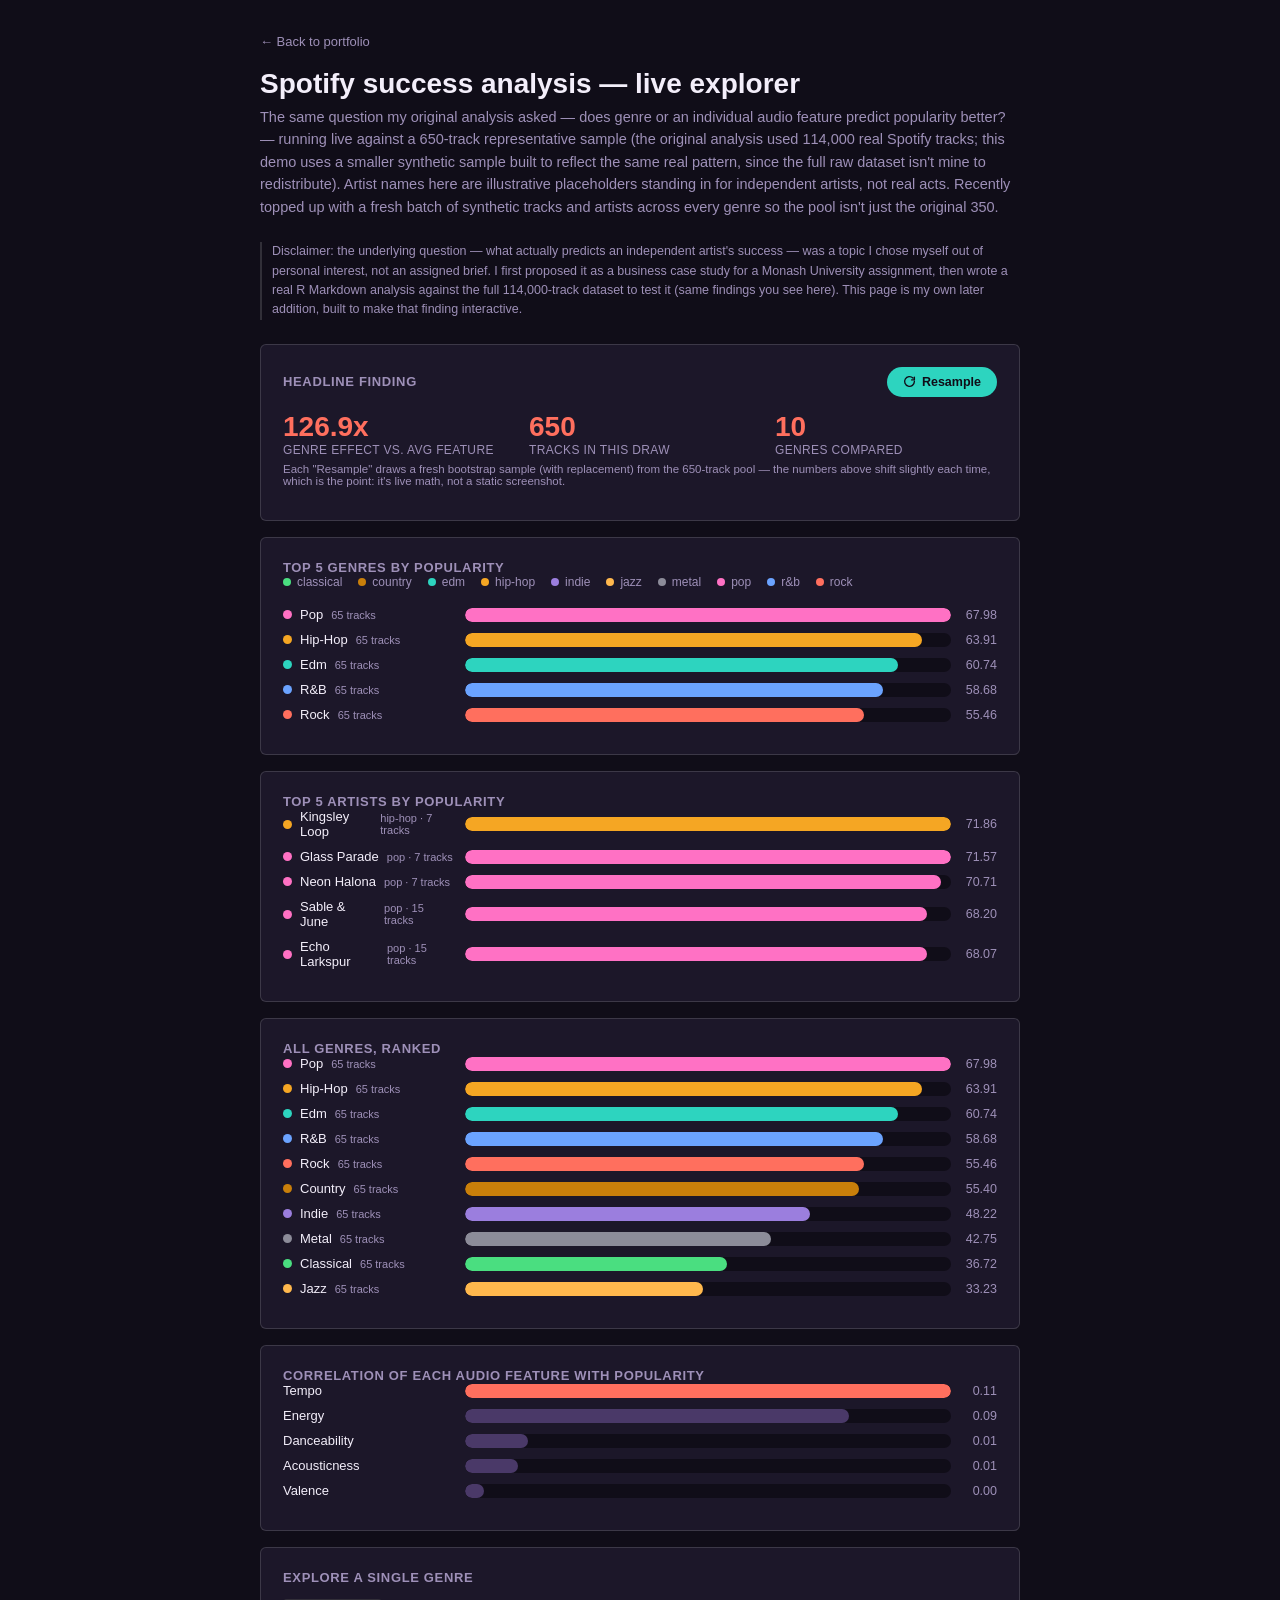
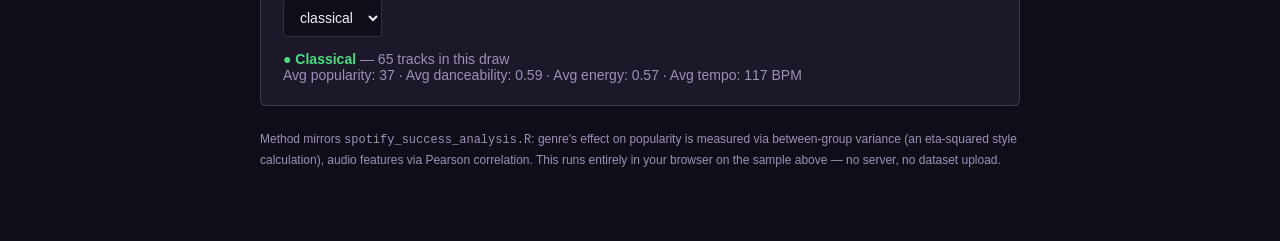
<file: projects/demos/spotify-demo.html>
<!DOCTYPE html>
<html lang="en">
<head>
<meta charset="UTF-8">
<meta name="viewport" content="width=device-width, initial-scale=1.0">
<title>Spotify Success Analysis — Live Explorer</title>
<script src="spotify_data.js"></script>
<style>
  :root{
    --bg:#100D18; --bg-panel:#1C1729; --paper:#F3EEFA; --slate:#9E90B8; --line:rgba(255,255,255,0.14);
    --coral:#FF6F5E; --amber:#F5A623; --teal:#2DD4BF; --violet:#9B7EDE; --green:#4ADE80;
    --blue:#6BA3FF; --pink:#FF71C4;
  }
  *{box-sizing:border-box;}
  body{margin:0; background:var(--bg); color:var(--paper); font-family:'Segoe UI', -apple-system, sans-serif; padding:32px 20px 60px;}
  .wrap{max-width:760px; margin:0 auto;}
  a.back{color:var(--slate); text-decoration:none; font-size:13px;}
  h1{font-size:28px; margin:18px 0 6px;}
  p.lead{color:var(--slate); font-size:14.5px; margin:0 0 24px; line-height:1.55;}
  .card{background:var(--bg-panel); border:1px solid var(--line); border-radius:6px; padding:22px; margin-bottom:16px;}
  .card-head{display:flex; align-items:center; justify-content:space-between; gap:12px; margin-bottom:14px;}
  .stat-row{display:flex; gap:24px; flex-wrap:wrap; margin-bottom:6px;}
  .stat{flex:1; min-width:140px;}
  .stat .n{font-size:28px; font-weight:700; color:var(--coral);}
  .stat .l{font-size:12px; color:var(--slate); text-transform:uppercase; letter-spacing:0.03em;}
  select{
    background:var(--bg); border:1px solid var(--line); color:var(--paper); padding:9px 12px;
    border-radius:4px; font-size:14px;
  }
  .bar-row{display:flex; align-items:center; gap:10px; margin-bottom:10px;}
  .bar-label{width:172px; font-size:13px; color:var(--paper); text-transform:capitalize; flex:none; display:flex; align-items:center; gap:8px;}
  .bar-dot{width:9px; height:9px; border-radius:50%; flex:none;}
  .bar-sub{font-size:11px; color:var(--slate); text-transform:none;}
  .bar-track{flex:1; background:var(--bg); border-radius:20px; height:14px; overflow:hidden;}
  .bar-fill{height:100%; border-radius:20px; transition:width .4s ease;}
  .bar-val{width:36px; text-align:right; font-size:12.5px; color:var(--slate); flex:none;}
  h3{font-size:13px; text-transform:uppercase; letter-spacing:0.05em; color:var(--slate); margin:0;}
  .foot{font-size:12px; color:var(--slate); margin-top:24px; line-height:1.6;}
  .btn-resample{
    font-family:inherit; font-size:12.5px; font-weight:600; color:var(--bg); background:var(--teal);
    border:none; border-radius:20px; padding:8px 16px; cursor:pointer; transition:transform .12s ease, background .12s ease;
    display:inline-flex; align-items:center; gap:6px;
  }
  .btn-resample:hover{background:var(--coral);}
  .btn-resample:active{transform:scale(0.96);}
  .btn-resample svg{width:13px; height:13px;}
  .flash{animation:flash .5s ease;}
  @keyframes flash{ 0%{ background:rgba(45,212,191,0.18); } 100%{ background:transparent; } }
  .legend{display:flex; flex-wrap:wrap; gap:10px 16px; margin-bottom:18px; font-size:12px; color:var(--slate);}
  .legend span{display:inline-flex; align-items:center; gap:6px;}
  .legend .bar-dot{width:8px; height:8px;}
  .sample-note{font-size:11.5px; color:var(--slate); margin-top:2px;}
</style>
</head>
<body>
<div class="wrap">
  <a class="back" href="../../index.html">← Back to portfolio</a>
  <h1>Spotify success analysis — live explorer</h1>
  <p class="lead">The same question my original analysis asked — does genre or an individual audio feature predict popularity better? — running live against a 650-track representative sample (the original analysis used 114,000 real Spotify tracks; this demo uses a smaller synthetic sample built to reflect the same real pattern, since the full raw dataset isn't mine to redistribute). Artist names here are illustrative placeholders standing in for independent artists, not real acts. Recently topped up with a fresh batch of synthetic tracks and artists across every genre so the pool isn't just the original 350.</p>
  <p class="lead" style="font-size:12.5px; color:var(--slate); border-left:2px solid var(--line); padding-left:10px;">Disclaimer: the underlying question — what actually predicts an independent artist's success — was a topic I chose myself out of personal interest, not an assigned brief. I first proposed it as a business case study for a Monash University assignment, then wrote a real R Markdown analysis against the full 114,000-track dataset to test it (same findings you see here). This page is my own later addition, built to make that finding interactive.</p>

  <div class="card">
    <div class="card-head">
      <h3 style="margin:0;">Headline finding</h3>
      <button class="btn-resample" id="resampleBtn" title="Draw a fresh bootstrap sample and recompute everything live">
        <svg viewBox="0 0 24 24" fill="none" stroke="currentColor" stroke-width="2.5" stroke-linecap="round" stroke-linejoin="round"><path d="M21 12a9 9 0 1 1-2.6-6.4M21 4v5h-5"/></svg>
        Resample
      </button>
    </div>
    <div class="stat-row">
      <div class="stat"><div class="n" id="genreEffect">—</div><div class="l">Genre effect vs. avg feature</div></div>
      <div class="stat"><div class="n" id="rowCount">—</div><div class="l">Tracks in this draw</div></div>
      <div class="stat"><div class="n" id="genreCount">—</div><div class="l">Genres compared</div></div>
    </div>
    <p class="sample-note">Each "Resample" draws a fresh bootstrap sample (with replacement) from the 650-track pool — the numbers above shift slightly each time, which is the point: it's live math, not a static screenshot.</p>
  </div>

  <div class="card">
    <h3>Top 5 genres by popularity</h3>
    <div class="legend" id="genreLegend"></div>
    <div id="topGenreBars"></div>
  </div>

  <div class="card">
    <h3>Top 5 artists by popularity</h3>
    <div id="topArtistBars"></div>
  </div>

  <div class="card">
    <h3>All genres, ranked</h3>
    <div id="genreBars"></div>
  </div>

  <div class="card">
    <h3>Correlation of each audio feature with popularity</h3>
    <div id="featureBars"></div>
  </div>

  <div class="card">
    <h3 style="margin-bottom:14px;">Explore a single genre</h3>
    <select id="genrePicker"></select>
    <div id="genreDetail" style="margin-top:14px; font-size:14px; color:var(--slate);"></div>
  </div>

  <p class="foot">Method mirrors <code>spotify_success_analysis.R</code>: genre's effect on popularity is measured via between-group variance (an eta-squared style calculation), audio features via Pearson correlation. This runs entirely in your browser on the sample above — no server, no dataset upload.</p>
</div>

<script>
const FEATURES = ["danceability", "energy", "valence", "tempo", "acousticness"];
const GENRE_COLORS = {
  "pop": "#FF71C4", "rock": "#FF6F5E", "hip-hop": "#F5A623", "r&b": "#6BA3FF",
  "edm": "#2DD4BF", "indie": "#9B7EDE", "classical": "#4ADE80", "jazz": "#FFB84D",
  "country": "#C97F0A", "metal": "#8C8C99",
};
function genreColor(g) { return GENRE_COLORS[g] || "#9E90B8"; }

function mean(arr) { return arr.reduce((a,b) => a+b, 0) / arr.length; }

function pearson(xs, ys) {
  const mx = mean(xs), my = mean(ys);
  let num = 0, dx2 = 0, dy2 = 0;
  for (let i = 0; i < xs.length; i++) {
    const dx = xs[i] - mx, dy = ys[i] - my;
    num += dx * dy; dx2 += dx*dx; dy2 += dy*dy;
  }
  return num / Math.sqrt(dx2 * dy2);
}

function genreEtaSquared(data) {
  const overall = mean(data.map(d => d.popularity));
  const byGenre = {};
  data.forEach(d => { (byGenre[d.genre] = byGenre[d.genre] || []).push(d.popularity); });

  let ssBetween = 0, ssTotal = 0;
  Object.values(byGenre).forEach(vals => {
    const m = mean(vals);
    ssBetween += vals.length * Math.pow(m - overall, 2);
  });
  data.forEach(d => { ssTotal += Math.pow(d.popularity - overall, 2); });
  return ssBetween / ssTotal;
}

// Bootstrap resample: draw n rows with replacement from the fixed pool,
// so re-running genuinely recomputes on a different draw each time.
function bootstrapSample(pool, n) {
  const out = [];
  for (let i = 0; i < n; i++) out.push(pool[Math.floor(Math.random() * pool.length)]);
  return out;
}

function barRow({ label, sub, value, max, color, dot }) {
  const pct = max > 0 ? (value / max * 100).toFixed(0) : 0;
  return `
    <div class="bar-row">
      <div class="bar-label">${dot ? `<span class="bar-dot" style="background:${color}"></span>` : ''}${label}${sub ? `<span class="bar-sub">${sub}</span>` : ''}</div>
      <div class="bar-track"><div class="bar-fill" style="width:${pct}%; background:${color}"></div></div>
      <div class="bar-val">${typeof value === 'number' && value % 1 !== 0 ? value.toFixed(2) : value}</div>
    </div>`;
}

function render(data) {
  document.getElementById('rowCount').textContent = data.length;

  const genres = [...new Set(data.map(d => d.genre))].sort();
  document.getElementById('genreCount').textContent = genres.length;

  const eta = genreEtaSquared(data);
  const featureCorrs = FEATURES.map(f => Math.abs(pearson(data.map(d=>d[f]), data.map(d=>d.popularity))));
  const avgFeatureEffect = mean(featureCorrs.map(c => c*c));
  const ratio = eta / avgFeatureEffect;
  document.getElementById('genreEffect').textContent = ratio.toFixed(1) + 'x';

  // Genre averages, colored, full ranked list
  const genreAvgs = genres.map(g => {
    const vals = data.filter(d => d.genre === g).map(d => d.popularity);
    return { genre: g, avg: mean(vals), n: vals.length };
  }).sort((a,b) => b.avg - a.avg);
  const maxAvg = Math.max(...genreAvgs.map(g => g.avg));

  document.getElementById('genreBars').innerHTML = genreAvgs.map(g => barRow({
    label: g.genre, sub: `${g.n} tracks`, value: g.avg, max: maxAvg, color: genreColor(g.genre), dot: true,
  })).join('');

  document.getElementById('topGenreBars').innerHTML = genreAvgs.slice(0, 5).map(g => barRow({
    label: g.genre, sub: `${g.n} tracks`, value: g.avg, max: maxAvg, color: genreColor(g.genre), dot: true,
  })).join('');

  document.getElementById('genreLegend').innerHTML = genres.map(g =>
    `<span><span class="bar-dot" style="background:${genreColor(g)}"></span>${g}</span>`
  ).join('');

  // Top artists by average popularity (min 3 tracks in this draw to avoid one-hit noise)
  const byArtist = {};
  data.forEach(d => { (byArtist[d.artist] = byArtist[d.artist] || []).push(d); });
  const artistAvgs = Object.entries(byArtist)
    .filter(([, rows]) => rows.length >= 3)
    .map(([artist, rows]) => ({
      artist, genre: rows[0].genre, avg: mean(rows.map(r => r.popularity)), n: rows.length,
    }))
    .sort((a,b) => b.avg - a.avg)
    .slice(0, 5);
  const maxArtist = Math.max(...artistAvgs.map(a => a.avg));
  document.getElementById('topArtistBars').innerHTML = artistAvgs.map(a => barRow({
    label: a.artist, sub: `${a.genre} · ${a.n} tracks`, value: a.avg, max: maxArtist, color: genreColor(a.genre), dot: true,
  })).join('');

  // Feature correlation bars (neutral color family, not genre-tied)
  const featRows = FEATURES.map((f, i) => ({ f, c: featureCorrs[i] })).sort((a,b) => b.c - a.c);
  const maxC = Math.max(...featRows.map(r => r.c));
  document.getElementById('featureBars').innerHTML = featRows.map((r, i) => barRow({
    label: r.f, value: r.c, max: maxC, color: i === 0 ? '#FF6F5E' : '#4A3968', dot: false,
  })).join('');

  // Genre picker
  const picker = document.getElementById('genrePicker');
  const prevValue = picker.value;
  picker.innerHTML = genres.map(g => `<option value="${g}">${g}</option>`).join('');
  picker.value = genres.includes(prevValue) ? prevValue : genres[0];
  picker.onchange = () => showGenreDetail(picker.value, data);
  showGenreDetail(picker.value, data);
}

function showGenreDetail(genre, data) {
  const rows = data.filter(d => d.genre === genre);
  const avgPop = mean(rows.map(d => d.popularity));
  const avgDance = mean(rows.map(d => d.danceability));
  const avgEnergy = mean(rows.map(d => d.energy));
  const avgTempo = mean(rows.map(d => d.tempo));
  document.getElementById('genreDetail').innerHTML =
    `<b style="color:${genreColor(genre)}; text-transform:capitalize;">● ${genre}</b> — ${rows.length} tracks in this draw<br>
     Avg popularity: ${avgPop.toFixed(0)} · Avg danceability: ${avgDance.toFixed(2)} · Avg energy: ${avgEnergy.toFixed(2)} · Avg tempo: ${avgTempo.toFixed(0)} BPM`;
}

let currentDraw = SPOTIFY_SAMPLE;
render(currentDraw);

document.getElementById('resampleBtn').addEventListener('click', () => {
  currentDraw = bootstrapSample(SPOTIFY_SAMPLE, SPOTIFY_SAMPLE.length);
  render(currentDraw);
  document.querySelectorAll('.card').forEach(c => {
    c.classList.remove('flash');
    void c.offsetWidth;
    c.classList.add('flash');
  });
});
</script>
</body>
</html>
</file>
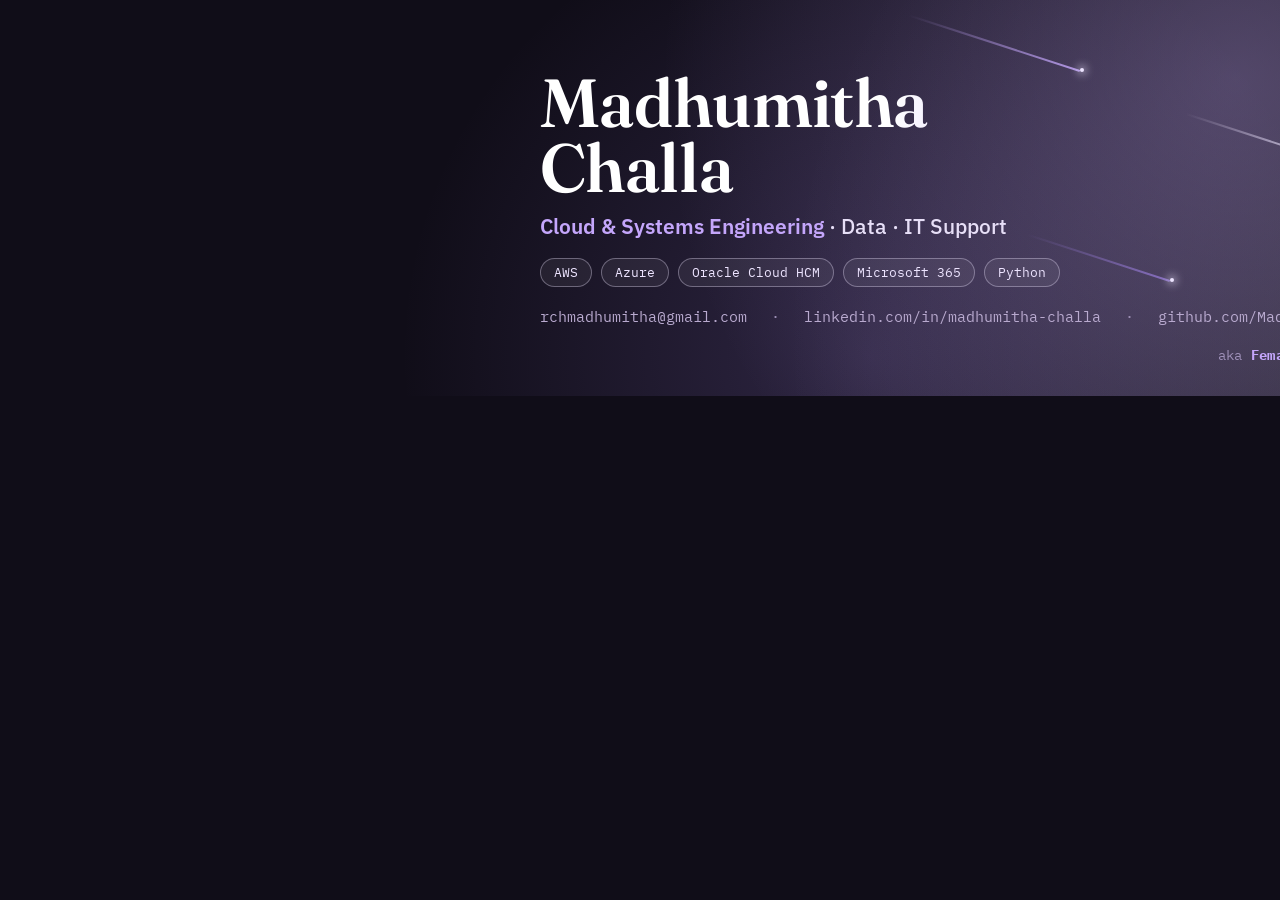
<file: projects/linkedin-banner/banner.html>
<!DOCTYPE html>
<html>
<head>
<meta charset="UTF-8">
<link rel="preconnect" href="https://fonts.googleapis.com">
<link href="https://fonts.googleapis.com/css2?family=Fraunces:opsz,wght@9..144,600;9..144,700&family=IBM+Plex+Sans:wght@400;500;600&family=IBM+Plex+Mono:wght@400;500&display=swap" rel="stylesheet">
<style>
  * { margin:0; padding:0; box-sizing:border-box; }
  html, body {
    width:1584px; height:396px; overflow:hidden;
    background:#100D18;
    font-family:'IBM Plex Sans', sans-serif;
  }
  .banner {
    position:relative; width:1584px; height:396px;
    background:
      radial-gradient(circle at 78% 20%, rgba(196,166,251,0.30), transparent 45%),
      radial-gradient(circle at 92% 85%, rgba(237,228,255,0.16), transparent 45%),
      radial-gradient(circle at 55% 90%, rgba(155,126,222,0.22), transparent 50%),
      #100D18;
    overflow:hidden;
  }

  /* meteor streaks - static, decorative */
  .streak {
    position:absolute; height:2px; border-radius:2px;
    background:linear-gradient(90deg, transparent, rgba(196,166,251,0.9));
    transform-origin:right center;
  }
  .streak.s1 { width:180px; top:70px; left:900px; transform:rotate(18deg); background:linear-gradient(90deg, transparent, rgba(196,166,251,0.85)); }
  .streak.s2 { width:120px; top:150px; left:1180px; transform:rotate(18deg); background:linear-gradient(90deg, transparent, rgba(237,228,255,0.7)); }
  .streak.s3 { width:150px; top:280px; left:1020px; transform:rotate(18deg); background:linear-gradient(90deg, transparent, rgba(155,126,222,0.75)); }
  .spark { position:absolute; width:4px; height:4px; border-radius:50%; background:#EDE4FF; box-shadow:0 0 8px 2px rgba(237,228,255,0.7); }

  /* left ~340px kept clear for the circular profile photo LinkedIn overlays */
  .content {
    position:absolute; left:540px; top:95px; right:56px; bottom:95px;
    display:flex; flex-direction:column; justify-content:center;
  }

  .name {
    font-family:'Fraunces', serif;
    font-weight:600;
    font-size:68px;
    line-height:0.95;
    letter-spacing:-0.01em;
    background:linear-gradient(100deg, #FFFFFF 35%, #A78BFA 75%, #C4A6FB);
    -webkit-background-clip:text; background-clip:text; color:transparent;
    margin-bottom:12px;
  }

  .tagline {
    font-family:'IBM Plex Sans', sans-serif;
    font-weight:500;
    font-size:21px;
    color:#E7DFF7;
    margin-bottom:18px;
  }
  .tagline b { color:#C4A6FB; font-weight:600; }

  .stack {
    display:flex; gap:9px; margin-bottom:20px; flex-wrap:wrap;
  }
  .pill {
    font-family:'IBM Plex Mono', monospace;
    font-size:13px;
    color:#EDE4FF;
    border:1px solid rgba(237,228,255,0.35);
    background:rgba(255,255,255,0.06);
    padding:5px 13px;
    border-radius:20px;
  }

  .contact-row {
    display:flex; gap:24px; align-items:center;
  }
  .contact-row span {
    font-family:'IBM Plex Mono', monospace;
    font-size:15px;
    color:#B9AACF;
  }
  .contact-row .dot { color:#9E90B8; }

  .signature {
    position:absolute; right:56px; bottom:32px;
    font-family:'IBM Plex Mono', monospace;
    font-size:14px;
    color:#9E90B8;
    letter-spacing:0.02em;
  }
  .signature b { color:#C4A6FB; }
</style>
</head>
<body>
  <div class="banner">
    <div class="streak s1"></div>
    <div class="streak s2"></div>
    <div class="streak s3"></div>
    <div class="spark" style="top:68px; left:1080px;"></div>
    <div class="spark" style="top:148px; left:1300px;"></div>
    <div class="spark" style="top:278px; left:1170px;"></div>

    <div class="content">
      <div class="name">Madhumitha<br>Challa</div>
      <div class="tagline"><b>Cloud &amp; Systems Engineering</b> · Data · IT Support</div>
      <div class="stack">
        <div class="pill">AWS</div>
        <div class="pill">Azure</div>
        <div class="pill">Oracle Cloud HCM</div>
        <div class="pill">Microsoft 365</div>
        <div class="pill">Python</div>
      </div>
      <div class="contact-row">
        <span>rchmadhumitha@gmail.com</span>
        <span class="dot">·</span>
        <span>linkedin.com/in/madhumitha-challa</span>
        <span class="dot">·</span>
        <span>github.com/MadhumithaChalla</span>
      </div>
    </div>

    <div class="signature">aka <b>Female Photon</b> ✦ writing &amp; singing</div>
  </div>
</body>
</html>
</file>
<file: climaze/styles.css>
@import url('https://fonts.googleapis.com/css2?family=DM+Sans:wght@400;500;600;700&family=Manrope:wght@400;500;600;700;800&display=swap');
:root{--bg:#f5f6f2;--ink:#203b30;--muted:#6d7b70;--line:#dee5dc;--green:#235c3e;--lime:#dfedba;--orange:#a75d24;--red:#ad3e38;--card:#fff;--radius:16px}*{box-sizing:border-box}body{margin:0;background:var(--bg);color:var(--ink);font:14px/1.55 'DM Sans',system-ui,sans-serif}a{color:inherit}button,input,select,textarea{font:inherit}button,a,input,select,textarea{touch-action:manipulation}button{cursor:pointer}button:disabled{cursor:not-allowed;opacity:.45}button:focus-visible,a:focus-visible,input:focus-visible,select:focus-visible,textarea:focus-visible{outline:3px solid #d69a4b;outline-offset:3px}.shell{display:grid;grid-template-columns:242px minmax(0,1fr);min-height:100vh}aside{background:#173e2e;color:#edf5e7;padding:32px 22px;display:flex;flex-direction:column}.brand{display:flex;flex-wrap:wrap;align-items:center;gap:10px;text-decoration:none;font-family:Manrope,sans-serif;font-size:25px;font-weight:800;letter-spacing:-1px}.brandmark{display:grid;place-items:center;border-radius:50% 50% 12% 50%;background:#d7e8a9;color:#193d2f;width:38px;height:38px;font-size:23px}.brand-sub{font-size:9px;letter-spacing:3px;font-weight:500;margin-left:49px;margin-top:-8px;color:#b7cbbd}.nav-label{font-size:10px;letter-spacing:2px;color:#a6bcb0;margin:42px 13px 12px}nav{display:grid;gap:4px}nav a{padding:12px 14px;text-decoration:none;border-radius:9px;display:flex;gap:13px;align-items:center;font-size:13px;color:#c6d6cd}nav a:hover{background:#234a39}nav a.active{background:#dcebbb;color:#203d2a;font-weight:700}.nav-num{font-size:10px;opacity:.65}.sidebar-note{margin-top:auto;padding:38px 8px 0;font-size:11px;color:#b9cec0}.sidebar-note p{margin:8px 0 20px;font-size:11px}.dot{display:inline-block;width:7px;height:7px;border-radius:50%;background:#d1e7a4;margin-right:5px}.body{min-width:0}.top{display:flex;justify-content:space-between;gap:15px;align-items:center;padding:25px 38px;border-bottom:1px solid var(--line);background:#fcfdf9}.eyebrow{font-size:9px;letter-spacing:1.7px;color:var(--muted);font-weight:700}.top-title{margin-top:4px;font-size:15px}.top-actions{display:flex;align-items:center;gap:15px}.demo-pill{font-size:10px;border:1px solid var(--line);border-radius:30px;padding:5px 10px;background:#f2f5eb;color:#677850}main{max-width:1360px;margin:0 auto;padding:34px 38px 45px}.page-head{display:flex;justify-content:space-between;gap:16px;align-items:start;margin-bottom:26px}h1,h2,h3{font-family:Manrope,system-ui,sans-serif;line-height:1.2;letter-spacing:-.6px}h1{font-size:32px;margin:5px 0 10px;font-weight:800}h2{font-size:19px;margin:0 0 18px;font-weight:700}h3{font-size:15px;margin:0 0 10px}.subtitle{color:var(--muted);max-width:670px;font-size:13px;margin:0}.kpis{display:grid;grid-template-columns:repeat(4,minmax(0,1fr));gap:16px;margin:24px 0}.kpi{background:var(--card);padding:22px;border:1px solid var(--line);border-radius:var(--radius)}.kpi:first-child{background:var(--lime);border-color:var(--lime)}.kpi label{font-size:11px;color:#62705d}.kpi strong{display:block;font-family:Manrope,sans-serif;font-size:32px;letter-spacing:-1px;font-weight:700;margin:8px 0 6px}.kpi small{color:var(--muted);font-size:10px}.grid{display:grid;grid-template-columns:minmax(0,1.65fr) minmax(260px,1fr);gap:20px;margin-top:20px}.equal{grid-template-columns:repeat(2,minmax(0,1fr))}.panel{background:var(--card);border:1px solid var(--line);border-radius:var(--radius);padding:24px;min-width:0}.panel-head{display:flex;justify-content:space-between;gap:10px;align-items:center;margin-bottom:15px}.panel-head h2{margin:0}.muted{color:var(--muted);font-size:12px}.tag{display:inline-block;font-size:10px;font-weight:600;border-radius:5px;background:#eef3e7;padding:4px 7px;color:#416242;white-space:nowrap}.tag.warn{background:#fff0db;color:#93571f}.tag.danger{background:#fbe9e6;color:#a3423a}.tag.blue{background:#e9eef7;color:#496484}.table-wrap{overflow-x:auto}table{border-collapse:collapse;width:100%;font-size:12px;text-align:left}th{font-size:10px;font-weight:600;color:var(--muted);letter-spacing:.4px;padding:12px 10px;border-bottom:1px solid var(--line);background:#f8faf5}td{padding:14px 10px;border-bottom:1px solid #edf0e9;vertical-align:middle}tr:last-child td{border-bottom:0}.numeric{text-align:right;font-variant-numeric:tabular-nums}.batch-id{font-weight:700;font-size:12px}.tiny{font-size:10px;color:var(--muted)}.primary,.secondary,.danger-button{border:0;border-radius:8px;padding:11px 15px;background:var(--green);color:#fff;font-size:12px;font-weight:600;min-height:40px;text-decoration:none;display:inline-flex;align-items:center;justify-content:center;gap:8px}.secondary{background:#fff;color:var(--ink);border:1px solid var(--line)}.danger-button{background:#f9e9e6;color:var(--red)}.small{font-size:11px;padding:7px 10px;min-height:32px}.actions{display:flex;flex-wrap:wrap;gap:8px;margin-top:16px}.fields{display:grid;grid-template-columns:repeat(2,minmax(0,1fr));gap:14px}.fields .wide{grid-column:1/-1}label.field{display:grid;gap:5px;font-size:11px;font-weight:600;color:#526757}input,select,textarea{width:100%;min-width:0;border:1px solid #dbe3d8;border-radius:7px;padding:9px 10px;min-height:40px;background:#fff;color:var(--ink)}textarea{resize:vertical;min-height:70px}.check{display:flex;align-items:start;gap:9px;font-size:12px;margin:12px 0}.check input{width:17px;min-height:17px;margin-top:3px;flex-shrink:0}details{margin-top:20px}summary{font-weight:600;cursor:pointer;font-size:12px}.note{background:#f4f7ed;padding:14px;border-radius:8px;font-size:12px;color:#5b6e50;margin:16px 0}.note.warn{background:#fff4e8;color:#8b5a27}.flow-row{display:grid;grid-template-columns:32px 1fr;gap:11px;padding:16px 0;border-bottom:1px solid #ecf0e8}.flow-row:last-child{border:0}.step{border-radius:50%;background:#eef3e4;color:#587643;width:28px;height:28px;display:grid;place-items:center;font-size:11px}.flow-row p{margin:3px 0 0;font-size:12px;color:var(--muted)}.progress{height:6px;border-radius:5px;background:#eaf0e5;overflow:hidden;margin-top:8px}.progress span{display:block;height:100%;background:#8ca866}.banner{background:#e5edda;padding:18px 22px;border-radius:12px;display:flex;justify-content:space-between;align-items:center;gap:16px;font-size:12px}.banner strong{font-size:13px;display:block}.banner p{margin:4px 0;color:#5c7057}.empty{padding:32px 10px;text-align:center;color:var(--muted);font-size:12px}.tabs{display:flex;flex-wrap:wrap;gap:8px;margin-bottom:18px}.scenario{border:1px solid var(--line);border-radius:10px;padding:18px}.scenario b{font-family:Manrope,sans-serif;font-size:25px;display:block;margin-top:12px}.scenarios{display:grid;grid-template-columns:repeat(4,minmax(0,1fr));gap:14px}.credit{border-left:3px solid #c6d9a1;padding-left:14px;margin:20px 0}.epic{border-bottom:1px solid var(--line);padding:18px 0;display:grid;grid-template-columns:45px 1fr;gap:10px}.epic p{font-size:12px;margin:7px 0;color:var(--muted)}.hero-line{display:flex;align-items:center;gap:10px}.leaf{width:36px;height:36px;border-radius:50% 0 50% 50%;background:#dfeabd;transform:rotate(-15deg)}footer{padding:0 38px 28px;font-size:10px;color:#7b887c}#toast{position:fixed;bottom:22px;right:22px;max-width:min(430px,calc(100vw - 44px));background:#1b4532;color:#fff;padding:14px 20px;border-radius:10px;box-shadow:0 5px 30px #10291a25;z-index:10;display:none}#toast.show{display:block}#toast.error{background:#903f31}.trend{display:flex;align-items:end;gap:8px;height:100px;margin:20px 0 10px}.trend-col{flex:1;text-align:center;min-width:0}.trend-bar{background:#b5ca91;border-radius:4px 4px 0 0;min-height:2px}.trend-col small{font-size:9px;color:var(--muted)}.countdown{font-family:Manrope,sans-serif;font-size:36px;font-weight:700;margin:10px 0}.space{margin-top:20px}dialog{border:1px solid var(--line);border-radius:14px;max-width:480px;padding:25px;color:var(--ink)}dialog::backdrop{background:#173e2e55}@media(min-width:1450px){main{padding-top:40px}.top{padding-left:50px}aside{padding-top:35px}}@media(max-width:1050px){.shell{grid-template-columns:205px minmax(0,1fr)}aside{padding:25px 15px}main{padding:25px}.top{padding:22px 25px}.kpis{grid-template-columns:repeat(2,1fr)}.grid{grid-template-columns:1fr}.scenarios{grid-template-columns:repeat(2,1fr)}}@media(max-width:650px){.shell{display:block}aside{padding:16px}.brand-sub,.nav-label,.sidebar-note{display:none}.brand{font-size:22px}nav{display:flex;overflow-x:auto;margin-top:15px;gap:5px}nav a{white-space:nowrap;padding:9px 11px;font-size:11px}.nav-num{display:none}.top{padding:16px;align-items:start}.top-title{font-size:12px}.demo-pill{display:none}.top-actions{gap:0}main{padding:22px 16px}.page-head{flex-wrap:wrap}h1{font-size:27px}.kpis{gap:10px}.kpi{padding:16px}.kpi strong{font-size:27px}.panel{padding:17px}.fields{grid-template-columns:1fr}.fields .wide{grid-column:auto}.scenarios{grid-template-columns:1fr}.banner{align-items:start;flex-direction:column}.equal{grid-template-columns:1fr}.tag{white-space:normal}footer{padding:0 16px 22px}.top-actions button{font-size:10px}input,select,textarea{font-size:16px}.numeric{white-space:nowrap}}
/* Climate lens, rescue ladder, freshness chart, what-if and guided demo */
.grid.climate{grid-template-columns:minmax(0,1fr) minmax(0,1fr)}
.lens{background:linear-gradient(160deg,#173e2e,#235c3e);color:#edf5e7;border-color:#173e2e}
.lens h2,.lens a{color:#fff}.lens .tag{background:#d7e8a9;color:#193d2f}.lens .tiny{color:#b7cbbd}
.lens-row{display:flex;align-items:center;gap:16px;margin:8px 0 18px}.lens-row>div:not(.arrow){flex:1;background:#ffffff14;border-radius:10px;padding:12px 14px}
.lens-row label{display:block;font-size:11px;color:#c8dccb}.lens-row strong{font-family:Manrope,sans-serif;font-size:26px}.arrow{font-size:22px;color:#d7e8a9}
.lens-big{display:flex;flex-direction:column;gap:2px;border-left:4px solid #d7e8a9;padding:4px 0 4px 14px}.lens-big strong{font-family:Manrope,sans-serif;font-size:34px;letter-spacing:-1px;color:#d7e8a9}.lens-big span{font-size:12px;color:#dbe8dc}
.lens-foot{display:flex;flex-wrap:wrap;gap:8px 18px;font-size:12px;border-top:1px solid #ffffff24;padding-top:12px;margin-top:12px}
.ladder{display:flex;flex-wrap:wrap;align-items:center;gap:6px;margin:6px 0 14px;font-size:11px;color:var(--muted)}
.rung{padding:4px 8px;border-radius:20px;font-weight:600;background:#eef3e7;color:#416242}.rung.feed{background:#e9eef7;color:#496484}.rung.check{background:#fff0db;color:#93571f}.rung.recover{background:#f1ebe2;color:#6b5434}
.rescue{display:flex;justify-content:space-between;align-items:center;gap:12px;padding:12px 12px 12px 14px;border:1px solid var(--line);border-left:4px solid var(--green);border-radius:10px;margin-top:10px}
.rescue.feed{border-left-color:#496484}.rescue.check{border-left-color:#c27a32}.rescue.recover{border-left-color:#8b6b3f}.rescue p{margin:2px 0 0;font-size:12px;color:var(--muted)}
.chart{width:100%;height:auto;display:block;margin-top:8px}.chart text{font-size:10px;fill:var(--muted);font-family:'DM Sans',system-ui,sans-serif}
.chart .zone{fill:#fff0db}.chart .grid-line{stroke:var(--line)}.chart .hist{fill:none;stroke:var(--green);stroke-width:3;stroke-linejoin:round}.chart .proj{fill:none;stroke:var(--green);stroke-width:2.5;stroke-dasharray:6 5}
.chart .limit{stroke:var(--red);stroke-width:1.5;stroke-dasharray:3 3}.chart .limit-label{fill:var(--red)}.chart .now{stroke:var(--ink);stroke-width:1}.chart .now-label{fill:var(--ink);font-weight:600}
.legend{display:flex;flex-wrap:wrap;gap:6px 14px;align-items:center;font-size:11px;color:var(--muted)}.legend .k{display:inline-block;width:18px;height:0;border-top:3px solid var(--green);vertical-align:middle}.legend .k.proj{border-top-style:dashed}.legend .k.zone{height:10px;border:0;background:#fff0db}
.whatif{display:flex;flex-wrap:wrap;align-items:flex-end;gap:12px 20px;background:#f4f7ed;border-radius:10px;padding:14px;margin-top:14px}.whatif .field{flex:1 1 220px;margin:0}.whatif .field>span{display:block;margin-bottom:6px}.whatif input[type=range]{width:100%;accent-color:var(--green);padding:0;min-height:28px}
.whatif-out{display:flex;flex-direction:column}.whatif-out strong{font-family:Manrope,sans-serif;font-size:24px}.whatif-out span{font-size:12px;color:var(--muted)}.whatif-out .bad{color:var(--red)}.whatif-out .good{color:var(--green)}
.scenario.best{border:2px solid var(--green);background:#f7fbef}.scenario.best .tag{background:var(--green);color:#fff}
.tour{color:var(--ink);position:fixed;right:22px;bottom:22px;width:min(380px,calc(100vw - 32px));background:#fff;border:1px solid var(--line);border-top:5px solid var(--green);border-radius:14px;padding:18px 20px;box-shadow:0 12px 40px #10291a33;z-index:20}
.tour[hidden]{display:none}.tour strong{font-family:Manrope,sans-serif;font-size:17px}.tour p{margin:6px 0 12px;color:#4c5d51;font-size:13px}
.tour-head{display:flex;justify-content:space-between;align-items:center}.link{background:none;border:0;color:var(--muted);font-size:16px;padding:6px;min-width:32px;min-height:32px}
.tour-dots{display:flex;gap:5px;margin-bottom:12px}.tour-dots span{width:22px;height:4px;border-radius:2px;background:var(--line)}.tour-dots span.on{background:var(--green)}
@media(max-width:1050px){.grid.climate{grid-template-columns:1fr}}
@media(max-width:650px){.lens-row{flex-direction:column;align-items:stretch}.arrow{transform:rotate(90deg);text-align:center}.rescue{flex-direction:column;align-items:flex-start}.tour{right:16px;bottom:16px}#tour-start{font-size:10px;padding:8px 10px;margin-right:6px}}

/* About page */
.hero-about h2{font-family:Manrope,sans-serif;font-size:26px;margin:12px 0 8px}.hero-about p{max-width:820px}
.about-stats{display:grid;grid-template-columns:repeat(4,minmax(0,1fr));gap:12px;margin:18px 0 10px}.about-stats div{background:var(--lime);border-radius:12px;padding:14px 16px}.about-stats strong{display:block;font-family:Manrope,sans-serif;font-size:26px;letter-spacing:-1px}.about-stats span{font-size:12px;color:#4c5d44}
.goal{border-left:3px solid var(--green);padding:2px 0 2px 14px;margin:14px 0}.goal p{margin:3px 0 0;font-size:12px;color:var(--muted)}
.sdgs{display:grid;grid-template-columns:repeat(4,minmax(0,1fr));gap:12px;margin-top:6px}.sdg{border:1px solid var(--line);border-radius:12px;padding:14px;border-top:5px solid var(--green)}.sdg span{font-size:11px;font-weight:700;color:var(--green)}.sdg strong{display:block;margin:4px 0}.sdg p{font-size:12px;color:var(--muted);margin:0}
.team{display:grid;grid-template-columns:repeat(auto-fit,minmax(200px,1fr));gap:12px}.team div{background:#f4f7ed;border-radius:10px;padding:12px 14px}.team strong{display:block}.team span{font-size:12px;color:var(--muted)}
.banner a.tag{text-decoration:none}
@media(max-width:1050px){.about-stats,.sdgs{grid-template-columns:repeat(2,minmax(0,1fr))}}
@media(max-width:650px){.about-stats,.sdgs{grid-template-columns:1fr}.hero-about h2{font-size:22px}}

/* Category chips, text size, report */
.chips{display:flex;flex-wrap:wrap;gap:8px;margin:4px 0 16px}.chip{border:1px solid var(--line);background:#fff;border-radius:20px;padding:7px 12px;font-size:12px;font-weight:600;color:var(--ink);min-height:34px}.chip span{color:var(--muted);font-weight:500;margin-left:4px}.chip.on{background:var(--green);border-color:var(--green);color:#fff}.chip.on span{color:#d7e8a9}
body{zoom:var(--text-scale,1.12)}
.text-size{display:inline-flex;border:1px solid var(--line);border-radius:8px;overflow:hidden}.text-size button{border:0;background:#fff;padding:6px 9px;font-weight:700;color:var(--ink);min-width:32px;min-height:32px}.text-size button[aria-pressed=true]{background:var(--green);color:#fff}.text-size button+button{border-left:1px solid var(--line)}
.report h2{font-family:Manrope,sans-serif;font-size:26px;margin:6px 0}.report h3{font-family:Manrope,sans-serif;font-size:17px;margin:26px 0 10px}.report-head{border-bottom:3px solid var(--green);padding-bottom:12px}.report .kpis{margin:10px 0}.report-notes{font-size:13px;color:var(--muted);padding-left:18px}.report-notes li{margin:6px 0}
@media print{aside,header.top,footer,#tour,#toast,.report-actions,.page-head{display:none!important}body{zoom:1;background:#fff}.shell{display:block}main{padding:0}.panel{border:0;padding:0}.report section{break-inside:avoid}.kpi{border:1px solid #ccc}}
@media(max-width:650px){.text-size button{min-width:28px;padding:4px 6px}}
@media(max-width:650px){header.top{flex-wrap:wrap;gap:10px}.top-actions{flex-wrap:wrap;gap:6px}.demo-pill{display:none}}

/* CliMaze brand, goals band, team, videos */
.by-climaze{display:flex;align-items:center;gap:9px;margin:18px 4px 0;padding:9px 11px;border:1px solid #ffffff22;border-radius:10px;text-decoration:none;font-size:12px;color:#d9e7dc}.by-climaze b{color:#fff}
.foot-logo{vertical-align:-4px;margin-right:4px}
.about-brand{display:flex;align-items:center;gap:22px;flex-wrap:wrap}.about-brand p{margin:0;max-width:560px}
.goals-band{display:grid;grid-template-columns:minmax(0,1fr) minmax(0,1.3fr);gap:0;margin:20px 0;border-radius:16px;overflow:hidden;border:1px solid var(--line)}
.gb-cop{background:linear-gradient(135deg,#0b5394,#1d7fa8);color:#fff;padding:20px 22px;display:flex;flex-direction:column;gap:4px}.gb-cop strong{font-family:Manrope,sans-serif;font-size:22px;letter-spacing:-.5px}.gb-cop span:last-child{font-size:12px;color:#d6ecf7}
.gb-sdgs{background:#fff;padding:18px 22px}.gb-sdgs>div{display:flex;flex-wrap:wrap;gap:8px;margin-top:8px}.gb-label{font-size:10px;letter-spacing:1.6px;font-weight:700;opacity:.85}
.sdg-chip{display:inline-flex;align-items:center;gap:8px;background:var(--c);color:#fff;text-decoration:none;border-radius:8px;padding:7px 11px 7px 7px;font-size:12px;font-weight:600}.sdg-chip b{background:#ffffff33;border-radius:6px;padding:3px 7px;font-size:13px}
.sdg{border-top-color:var(--c,var(--green))}.sdg span{color:var(--c,var(--green))}
.team .member{display:flex;gap:12px;align-items:flex-start}.avatar{flex:none;width:40px;height:40px;border-radius:50%;background:var(--green);color:#d7e8a9;display:grid;place-items:center;font-weight:800;font-family:Manrope,sans-serif}.member .role{display:inline-block;font-size:10px;font-weight:700;letter-spacing:.5px;text-transform:uppercase;color:var(--green);margin:2px 0}.member a{display:block;font-size:11px;margin-top:4px;color:var(--green);word-break:break-all}
.meet h2{display:flex;align-items:center;gap:10px}
.videos{display:grid;grid-template-columns:repeat(3,minmax(0,1fr));gap:14px}.video{margin:0}.frame{position:relative;padding-top:56.25%;border-radius:12px;overflow:hidden;background:#173e2e}.frame iframe{position:absolute;inset:0;width:100%;height:100%;border:0}.video figcaption{font-size:12px;color:var(--muted);margin-top:6px}
@media(max-width:1050px){.goals-band{grid-template-columns:1fr}.videos{grid-template-columns:1fr 1fr}}
@media(max-width:650px){.videos{grid-template-columns:1fr}.gb-cop strong{font-size:19px}}
.member div>span{display:block}.team{grid-template-columns:repeat(auto-fit,minmax(210px,1fr))}
</file>
